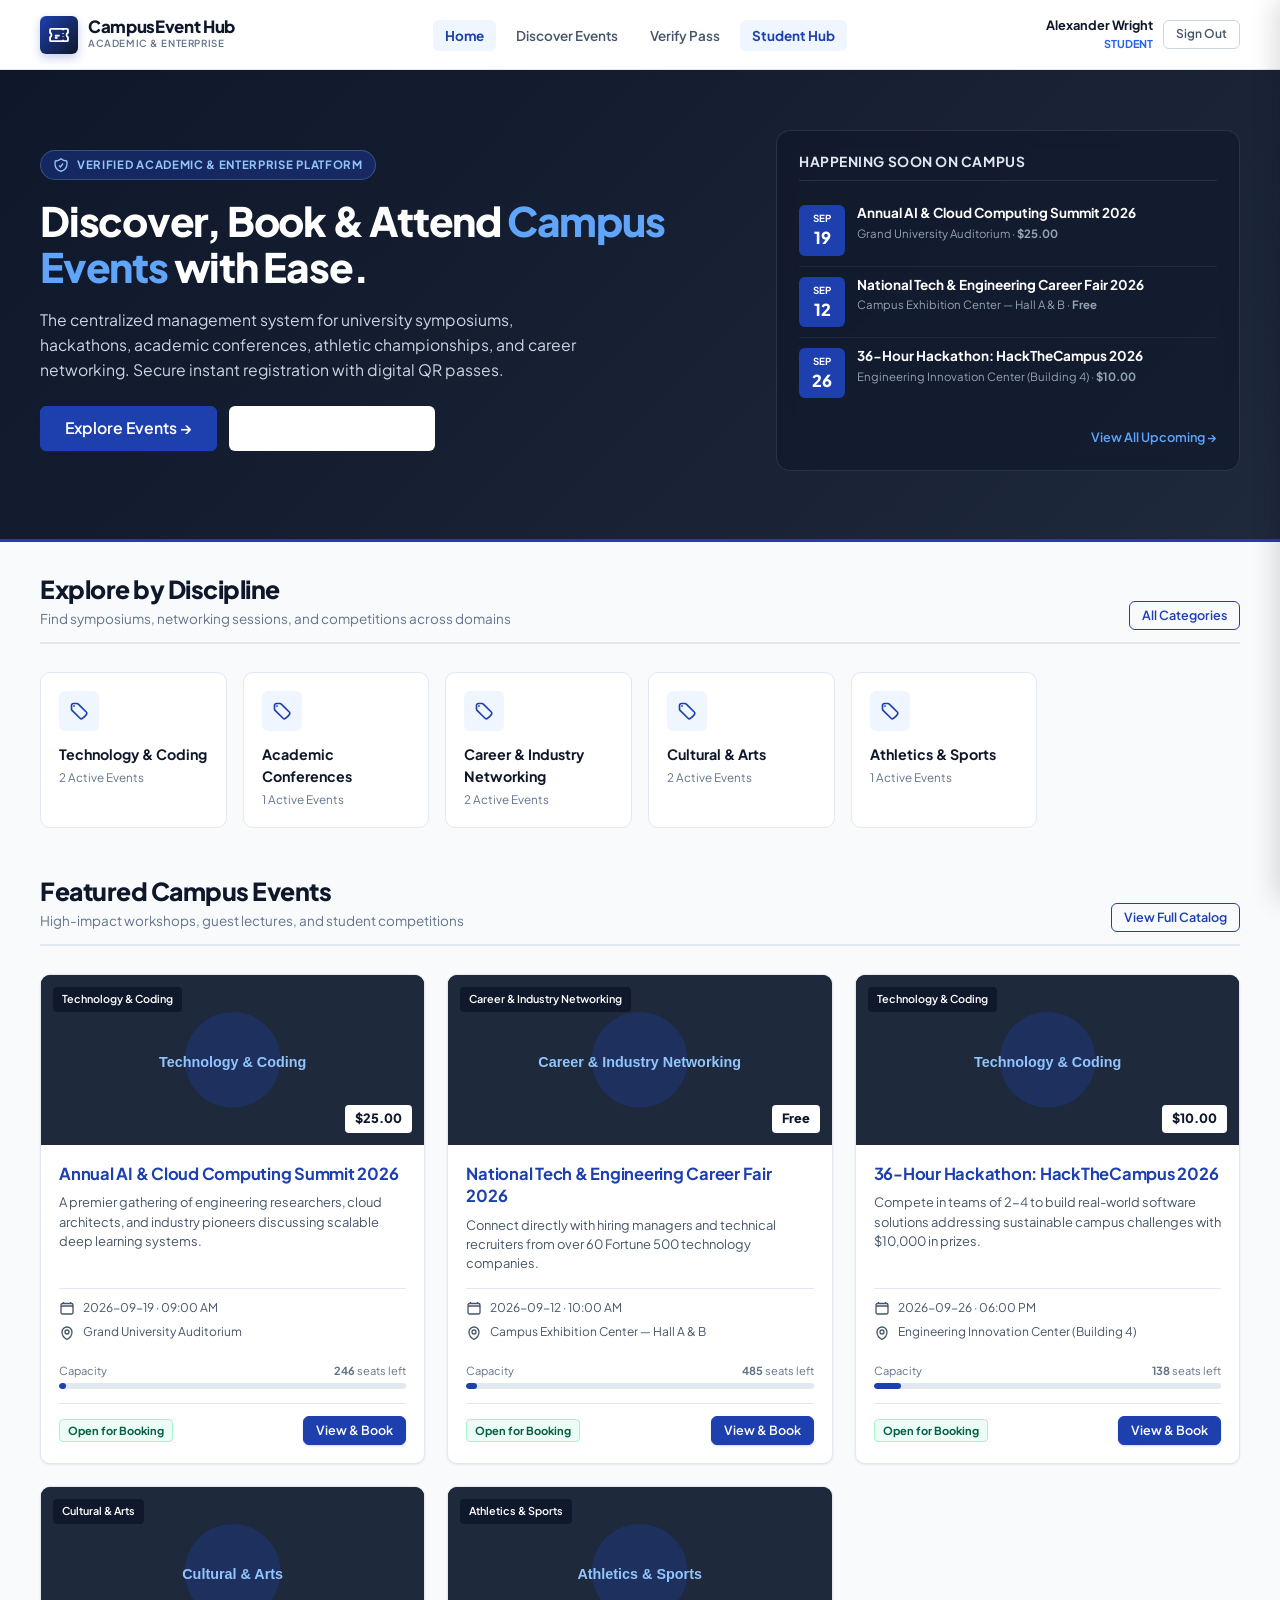
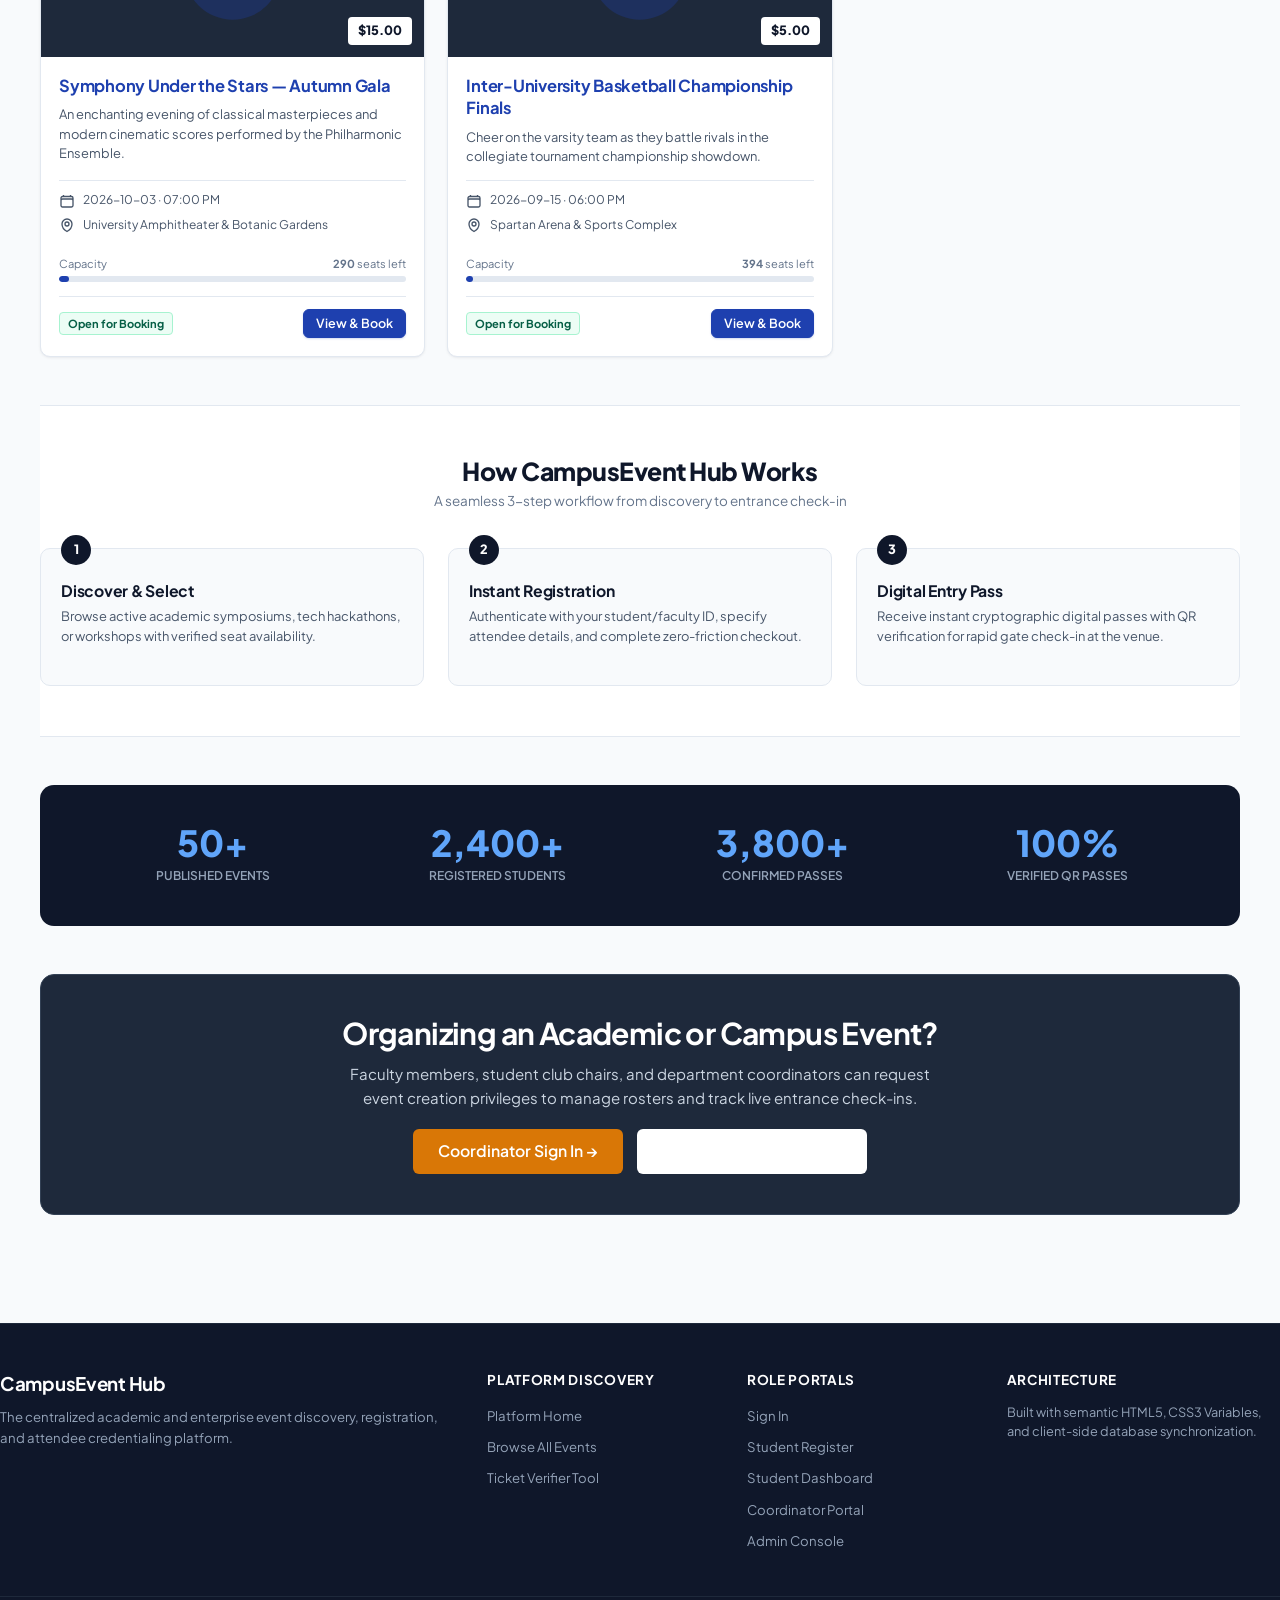
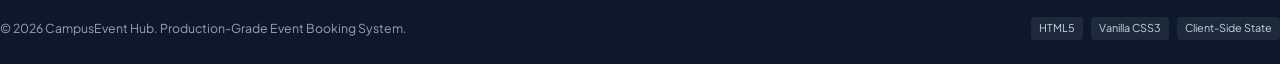
<file: html-version/index.html>
<!DOCTYPE html>
<html lang="en">
<head>
    <meta charset="UTF-8">
    <meta name="viewport" content="width=device-width, initial-scale=1.0">
    <title>CampusEvent Hub — University & Enterprise Event Platform</title>
    <link rel="stylesheet" href="assets/css/main.css">
    <link rel="stylesheet" href="assets/css/landing.css">
</head>
<body>

<!-- Header -->
<header class="site-header">
    <div class="header-inner">
        <a href="index.html" class="brand-link">
            <div class="brand-logo-mark">
                <svg width="22" height="22" viewBox="0 0 24 24" fill="none" stroke="currentColor" stroke-width="2"><path d="M16.5 6v.75m0 3v.75m0 3v.75m0 3V18m-9-5.25h5.25M7.5 15h3M3.375 5.25c-.621 0-1.125.504-1.125 1.125v3.026a2.999 2.999 0 010 5.198v3.026c0 .621.504 1.125 1.125 1.125h17.25c.621 0 1.125-.504 1.125-1.125v-3.026a2.999 2.999 0 010-5.198V6.375c0-.621-.504-1.125-1.125-1.125H3.375z"/></svg>
            </div>
            <div class="brand-text">
                <span class="brand-name">CampusEvent Hub</span>
                <span class="brand-badge">Academic & Enterprise</span>
            </div>
        </a>

        <nav class="main-nav">
            <ul class="nav-list">
                <li><a href="index.html" class="nav-link active">Home</a></li>
                <li><a href="events.html" class="nav-link">Discover Events</a></li>
                <li><a href="verify-ticket.html" class="nav-link">Verify Ticket</a></li>
                <li><a href="student-dashboard.html" class="nav-link nav-link-portal">Student Portal</a></li>
                <li><a href="coordinator-dashboard.html" class="nav-link nav-link-portal">Coordinator</a></li>
                <li><a href="admin-dashboard.html" class="nav-link nav-link-portal">Admin Console</a></li>
            </ul>
        </nav>

        <div class="header-actions">
            <a href="login.html" class="btn btn-outline-primary btn-sm">Sign In</a>
            <a href="register.html" class="btn btn-primary btn-sm">Student Register</a>
        </div>
    </div>
</header>

<!-- Hero Section -->
<section class="hero-section">
    <div class="container">
        <div class="hero-inner">
            <div class="hero-content">
                <div class="hero-kicker">
                    <svg width="16" height="16" viewBox="0 0 24 24" fill="none" stroke="currentColor" stroke-width="2"><path d="M9 12.75L11.25 15 15 9.75m-3-7.036A11.959 11.959 0 013.598 6 11.99 11.99 0 003 9.749c0 5.592 3.824 10.29 9 11.623 5.176-1.332 9-6.03 9-11.622 0-1.31-.21-2.571-.598-3.751h-.152c-3.196 0-6.1-1.248-8.25-3.285z"/></svg>
                    Verified Academic & Enterprise Platform
                </div>
                <h1 class="hero-title">
                    Discover, Book & Attend <span class="hero-highlight">Campus Events</span> with Ease.
                </h1>
                <p class="hero-description">
                    The centralized management system for university symposiums, hackathons, academic conferences, athletic championships, and career networking. Secure instant registration with digital QR passes.
                </p>
                <div class="hero-actions">
                    <a href="events.html" class="btn btn-primary btn-lg">
                        Explore Events &rarr;
                    </a>
                    <a href="register.html" class="btn btn-outline-secondary btn-lg" style="color:#fff; border-color:rgba(255,255,255,0.3);">
                        Student Registration
                    </a>
                </div>
            </div>

            <!-- Hero Upcoming Preview Panel -->
            <div class="hero-stats-panel">
                <h3 class="hero-panel-title">Happening Soon On Campus</h3>
                <div id="heroUpcomingEvents">
                    <!-- Populated dynamically via mock-db.js -->
                </div>
                <div style="margin-top:16px; text-align:right;">
                    <a href="events.html" style="color:#60a5fa; font-size:0.85rem; font-weight:600;">
                        View All Upcoming &rarr;
                    </a>
                </div>
            </div>
        </div>
    </div>
</section>

<!-- Main Landing Content -->
<main class="main-content">
    <div class="container">

        <!-- Category Grid Section -->
        <div class="section-header-wrap">
            <div>
                <h2 class="section-title">Explore by Discipline</h2>
                <p class="section-subtitle">Find symposiums, networking sessions, and competitions across domains</p>
            </div>
            <a href="events.html" class="btn btn-outline-primary btn-sm">All Categories</a>
        </div>

        <div class="category-grid" id="landingCategories">
            <!-- Dynamically populated -->
        </div>

        <!-- Featured Events Grid -->
        <div class="section-header-wrap" style="margin-top:40px;">
            <div>
                <h2 class="section-title">Featured Campus Events</h2>
                <p class="section-subtitle">High-impact workshops, guest lectures, and student competitions</p>
            </div>
            <a href="events.html" class="btn btn-outline-primary btn-sm">View Full Catalog</a>
        </div>

        <div class="events-grid" id="landingFeaturedEvents">
            <!-- Dynamically populated -->
        </div>

        <!-- How It Works Timeline -->
        <div class="workflow-section">
            <div style="text-align:center; max-width:600px; margin:0 auto 36px auto;">
                <h2 class="section-title">How CampusEvent Hub Works</h2>
                <p class="section-subtitle">A seamless 3-step workflow from discovery to entrance check-in</p>
            </div>

            <div class="workflow-grid">
                <div class="workflow-card">
                    <div class="workflow-step-num">1</div>
                    <h3 class="workflow-card-title">Discover & Select</h3>
                    <p class="workflow-card-text">
                        Browse active academic symposiums, tech hackathons, or workshops with verified seat availability.
                    </p>
                </div>

                <div class="workflow-card">
                    <div class="workflow-step-num">2</div>
                    <h3 class="workflow-card-title">Instant Registration</h3>
                    <p class="workflow-card-text">
                        Authenticate with your student/faculty ID, specify attendee details, and complete zero-friction checkout.
                    </p>
                </div>

                <div class="workflow-card">
                    <div class="workflow-step-num">3</div>
                    <h3 class="workflow-card-title">Digital Entry Pass</h3>
                    <p class="workflow-card-text">
                        Receive instant cryptographic digital passes with QR verification for rapid gate check-in at the venue.
                    </p>
                </div>
            </div>
        </div>

        <!-- Statistics Strip -->
        <div class="stats-strip">
            <div class="container">
                <div class="stats-grid">
                    <div>
                        <div class="stat-metric-num">50+</div>
                        <div class="stat-metric-label">Published Events</div>
                    </div>
                    <div>
                        <div class="stat-metric-num">2,400+</div>
                        <div class="stat-metric-label">Registered Students</div>
                    </div>
                    <div>
                        <div class="stat-metric-num">3,800+</div>
                        <div class="stat-metric-label">Confirmed Passes</div>
                    </div>
                    <div>
                        <div class="stat-metric-num">100%</div>
                        <div class="stat-metric-label">Verified QR Passes</div>
                    </div>
                </div>
            </div>
        </div>

        <!-- CTA Banner -->
        <div class="cta-banner">
            <h2>Organizing an Academic or Campus Event?</h2>
            <p>
                Faculty members, student club chairs, and department coordinators can request event creation privileges to manage rosters and track live entrance check-ins.
            </p>
            <div style="display:flex; justify-content:center; gap:14px; flex-wrap:wrap;">
                <a href="login.html" class="btn btn-accent btn-lg">
                    Coordinator Sign In &rarr;
                </a>
                <a href="events.html" class="btn btn-outline-secondary btn-lg" style="color:#ffffff; border-color:rgba(255,255,255,0.3);">
                    Browse Event Directory
                </a>
            </div>
        </div>

    </div>
</main>

<!-- Footer -->
<footer class="site-footer">
    <div class="footer-container">
        <div class="footer-grid">
            <div class="footer-col">
                <h3 style="color:#fff; margin-bottom:12px;">CampusEvent Hub</h3>
                <p style="font-size:0.88rem; color:#94a3b8;">
                    The centralized academic and enterprise event discovery, registration, and attendee credentialing platform.
                </p>
            </div>
            <div class="footer-col">
                <h4 class="footer-heading">Platform Discovery</h4>
                <ul class="footer-links">
                    <li><a href="index.html">Platform Home</a></li>
                    <li><a href="events.html">Browse All Events</a></li>
                    <li><a href="verify-ticket.html">Ticket Verifier Tool</a></li>
                </ul>
            </div>
            <div class="footer-col">
                <h4 class="footer-heading">Role Portals</h4>
                <ul class="footer-links">
                    <li><a href="login.html">Sign In</a></li>
                    <li><a href="register.html">Student Register</a></li>
                    <li><a href="student-dashboard.html">Student Dashboard</a></li>
                    <li><a href="coordinator-dashboard.html">Coordinator Portal</a></li>
                    <li><a href="admin-dashboard.html">Admin Console</a></li>
                </ul>
            </div>
            <div class="footer-col">
                <h4 class="footer-heading">Architecture</h4>
                <p style="font-size:0.85rem; color:#94a3b8;">
                    Built with semantic HTML5, CSS3 Variables, and client-side database synchronization.
                </p>
            </div>
        </div>
        <div class="footer-bottom">
            <div>&copy; 2026 CampusEvent Hub. Production-Grade Event Booking System.</div>
            <div>
                <span class="tech-badge">HTML5</span>
                <span class="tech-badge">Vanilla CSS3</span>
                <span class="tech-badge">Client-Side State</span>
            </div>
        </div>
    </div>
</footer>

<script src="assets/js/mock-db.js"></script>
<script>
document.addEventListener('DOMContentLoaded', () => {
    MockDB.renderHeaderNav('home');
    const events = MockDB.getEvents();
    const categories = MockDB.getCategories();

    // 1. Populate Hero Upcoming
    const heroBox = document.getElementById('heroUpcomingEvents');
    if (heroBox) {
        heroBox.innerHTML = events.slice(0, 3).map(ev => {
            const date = new Date(ev.event_date);
            const month = date.toLocaleString('en-US', { month: 'short' });
            const day = date.getDate();
            const price = ev.ticket_price === 0 ? 'Free' : '$' + ev.ticket_price.toFixed(2);
            return `
                <div class="hero-quick-event-item">
                    <div class="hero-event-date-badge">
                        <span class="hero-event-date-month">${month}</span>
                        <span class="hero-event-date-day">${day}</span>
                    </div>
                    <div class="hero-quick-event-details">
                        <h5><a href="event-details.html?id=${ev.id}">${ev.title}</a></h5>
                        <div class="hero-quick-event-meta">
                            ${ev.venue} · <strong>${price}</strong>
                        </div>
                    </div>
                </div>
            `;
        }).join('');
    }

    // 2. Populate Categories
    const catBox = document.getElementById('landingCategories');
    if (catBox) {
        catBox.innerHTML = categories.map(cat => `
            <a href="events.html?category=${cat.id}" class="category-card">
                <div class="category-icon-box">
                    <svg width="20" height="20" viewBox="0 0 24 24" fill="none" stroke="currentColor" stroke-width="2"><path d="M9.568 3H5.25A2.25 2.25 0 003 5.25v4.318c0 .597.237 1.17.659 1.591l9.581 9.581c.699.699 1.78.872 2.607.33a18.095 18.095 0 005.223-5.223c.542-.827.369-1.908-.33-2.607L11.16 3.66A2.25 2.25 0 009.568 3z"/><path d="M6 6h.008v.008H6V6z"/></svg>
                </div>
                <div class="category-name">${cat.name}</div>
                <div class="category-count">${cat.event_count} Active Events</div>
            </a>
        `).join('');
    }

    // 3. Populate Featured Events
    const featBox = document.getElementById('landingFeaturedEvents');
    if (featBox) {
        const activeEvents = events.filter(e => e.status !== 'draft');
        if (activeEvents.length === 0) {
            featBox.innerHTML = `
                <div class="empty-state" style="grid-column: 1 / -1;">
                    <h3 class="empty-state-title">No events published yet</h3>
                    <p class="empty-state-text">Check back soon for new campus conferences, hackathons, and seminars.</p>
                </div>
            `;
        } else {
            featBox.innerHTML = activeEvents.map(ev => {
                const booked = ev.max_capacity - ev.available_seats;
                const pct = Math.min(100, Math.round((booked / ev.max_capacity) * 100));
                const fillClass = pct >= 90 ? 'fill-danger' : (pct >= 70 ? 'fill-warning' : '');
                const price = ev.ticket_price === 0 ? 'Free' : '$' + ev.ticket_price.toFixed(2);
                return `
                    <div class="event-card">
                        <div class="event-card-banner">
                            <svg width="100%" height="100%" viewBox="0 0 400 200" preserveAspectRatio="none">
                                <rect width="400" height="200" fill="#1e293b" />
                                <circle cx="200" cy="100" r="50" fill="rgba(30, 64, 175, 0.3)" />
                                <text x="50%" y="54%" text-anchor="middle" fill="#93c5fd" font-size="15" font-weight="700" font-family="sans-serif">${ev.category_name}</text>
                            </svg>
                            <span class="event-category-badge">${ev.category_name}</span>
                            <span class="event-price-tag">${price}</span>
                        </div>
                        <div class="event-card-body">
                            <h3 class="event-card-title">
                                <a href="event-details.html?id=${ev.id}">${ev.title}</a>
                            </h3>
                            <p class="event-card-desc">${ev.short_description}</p>
                            <ul class="event-meta-list">
                                <li class="event-meta-item">
                                    <svg width="16" height="16" viewBox="0 0 24 24" fill="none" stroke="currentColor" stroke-width="2"><path d="M6.75 3v2.25M17.25 3v2.25M3 18.75V7.5a2.25 2.25 0 012.25-2.25h13.5A2.25 2.25 0 0121 7.5v11.25m-18 0A2.25 2.25 0 005.25 21h13.5A2.25 2.25 0 0021 18.75m-18 0v-7.5A2.25 2.25 0 015.25 9h13.5A2.25 2.25 0 0121 11.25v7.5"/></svg>
                                    <span>${ev.event_date} · ${ev.start_time}</span>
                                </li>
                                <li class="event-meta-item">
                                    <svg width="16" height="16" viewBox="0 0 24 24" fill="none" stroke="currentColor" stroke-width="2"><path d="M15 10.5a3 3 0 11-6 0 3 3 0 016 0z"/><path d="M19.5 10.5c0 7.142-7.5 11.25-7.5 11.25S4.5 17.642 4.5 10.5a7.5 7.5 0 1115 0z"/></svg>
                                    <span>${ev.venue}</span>
                                </li>
                            </ul>
                            <div class="event-capacity-bar-wrap">
                                <div class="capacity-labels">
                                    <span>Capacity</span>
                                    <span><strong>${ev.available_seats}</strong> seats left</span>
                                </div>
                                <div class="capacity-progress">
                                    <div class="capacity-fill ${fillClass}" style="width:${pct}%;"></div>
                                </div>
                            </div>
                            <div class="event-card-footer">
                                <span class="badge ${ev.status === 'open' ? 'badge-success' : 'badge-danger'}">
                                    ${ev.status === 'open' ? 'Open for Booking' : 'Closed'}
                                </span>
                                <a href="event-details.html?id=${ev.id}" class="btn btn-primary btn-sm">View & Book</a>
                            </div>
                        </div>
                    </div>
                `;
            }).join('');
        }
    }
});
</script>
</body>
</html>
</file>
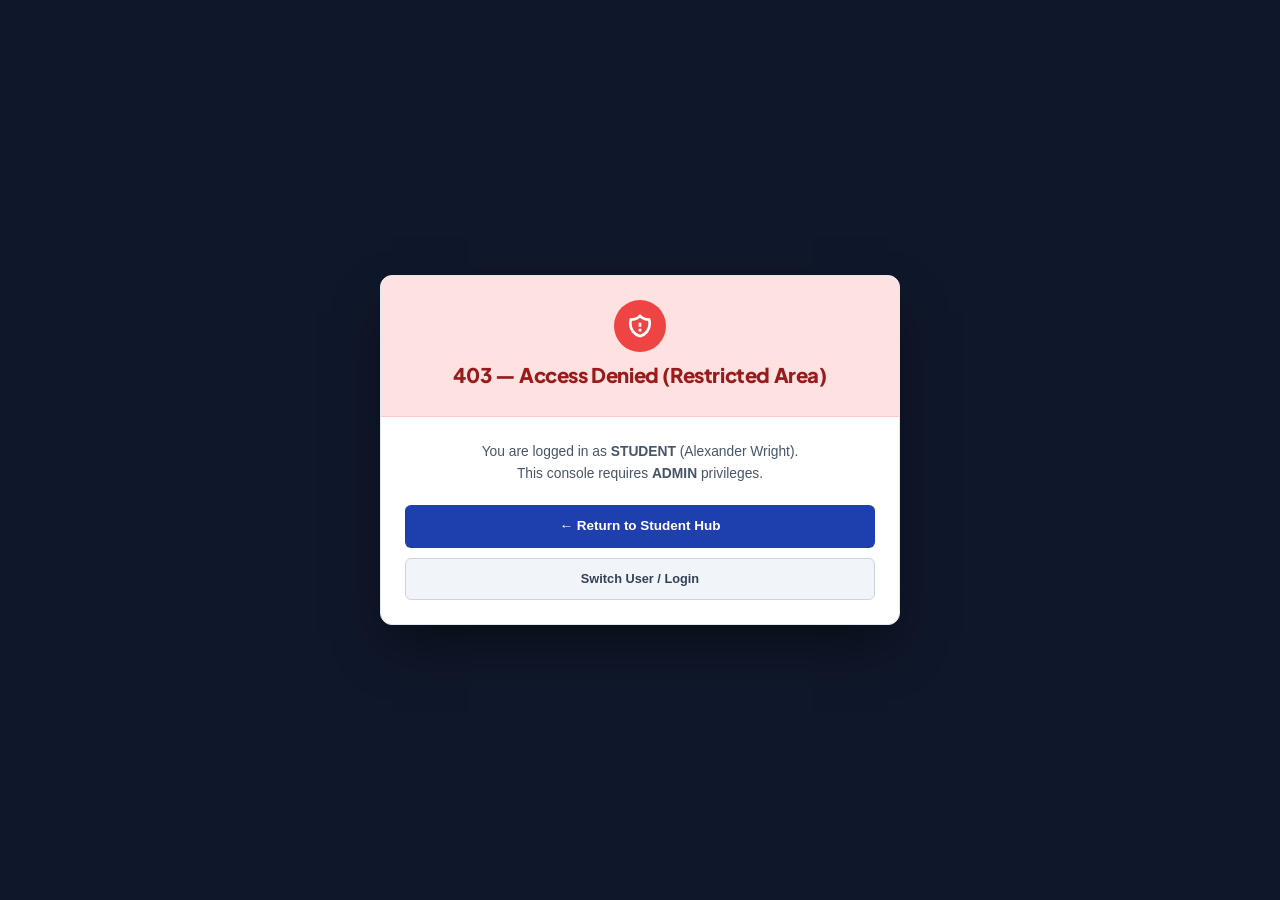
<file: html-version/admin-dashboard.html>
<!DOCTYPE html>
<html lang="en">
<head>
    <meta charset="UTF-8">
    <meta name="viewport" content="width=device-width, initial-scale=1.0">
    <title>Administrator Console — CampusEvent Hub</title>
    <link rel="stylesheet" href="assets/css/main.css">
    <link rel="stylesheet" href="assets/css/dashboard.css">
    <style>
        .admin-nav-tabs {
            display: flex;
            gap: 8px;
            background: #f1f5f9;
            padding: 6px;
            border-radius: var(--radius-md);
            margin-bottom: 24px;
            overflow-x: auto;
            border: 1px solid var(--border-subtle);
        }
        .admin-tab-btn {
            background: none;
            border: none;
            padding: 10px 18px;
            font-size: 0.88rem;
            font-weight: 600;
            color: #64748b;
            border-radius: var(--radius-sm);
            cursor: pointer;
            transition: all 0.15s ease;
            display: flex;
            align-items: center;
            gap: 8px;
            white-space: nowrap;
        }
        .admin-tab-btn:hover {
            color: var(--primary-900);
            background: rgba(255, 255, 255, 0.6);
        }
        .admin-tab-btn.active {
            background: #ffffff;
            color: var(--primary-900);
            box-shadow: 0 1px 3px rgba(0,0,0,0.08);
            font-weight: 700;
        }
        .tab-content-panel {
            display: none;
            animation: fadeIn 0.2s ease-in-out;
        }
        .tab-content-panel.active {
            display: block;
        }
        @keyframes fadeIn {
            from { opacity: 0; transform: translateY(4px); }
            to { opacity: 1; transform: translateY(0); }
        }
        .modal-backdrop {
            display: none;
            position: fixed;
            top: 0; left: 0; right: 0; bottom: 0;
            background: rgba(15, 23, 42, 0.65);
            backdrop-filter: blur(4px);
            z-index: 1000;
            align-items: center;
            justify-content: center;
            padding: 20px;
        }
        .modal-backdrop.open {
            display: flex;
        }
        .modal-box {
            background: #ffffff;
            border-radius: 12px;
            width: 100%;
            max-width: 620px;
            max-height: 90vh;
            overflow-y: auto;
            box-shadow: 0 25px 50px -12px rgba(0,0,0,0.3);
            border: 1px solid #e2e8f0;
            animation: modalSlide 0.2s cubic-bezier(0.16, 1, 0.3, 1);
        }
        @keyframes modalSlide {
            from { opacity: 0; transform: scale(0.96) translateY(8px); }
            to { opacity: 1; transform: scale(1) translateY(0); }
        }
        .badge-suspended {
            background: #fee2e2;
            color: #991b1b;
            border: 1px solid #fecaca;
        }
        .badge-active {
            background: #dcfce7;
            color: #166534;
            border: 1px solid #bbf7d0;
        }
        .quick-action-pill {
            display: inline-flex;
            align-items: center;
            gap: 6px;
            padding: 8px 14px;
            background: #ffffff;
            border: 1px solid #cbd5e1;
            border-radius: 6px;
            color: #334155;
            font-size: 0.85rem;
            font-weight: 600;
            text-decoration: none;
            transition: all 0.15s ease;
            cursor: pointer;
        }
        .quick-action-pill:hover {
            border-color: var(--primary);
            color: var(--primary);
            background: #eff6ff;
            transform: translateY(-1px);
        }
        .table-filter-bar {
            background: #ffffff;
            border: 1px solid #e2e8f0;
            border-radius: 8px;
            padding: 12px 16px;
            margin-bottom: 16px;
            display: flex;
            align-items: center;
            justify-content: space-between;
            gap: 12px;
            flex-wrap: wrap;
        }
        .table-filter-inputs {
            display: flex;
            align-items: center;
            gap: 10px;
            flex: 1;
            flex-wrap: wrap;
        }
        .user-edit-btn {
            background: none;
            border: none;
            color: var(--primary);
            font-size: 0.75rem;
            font-weight: 700;
            cursor: pointer;
            text-decoration: underline;
            padding: 0;
            margin-top: 4px;
            display: inline-flex;
            align-items: center;
            gap: 4px;
        }
        .user-edit-btn:hover {
            color: var(--primary-hover);
        }
    </style>
</head>
<body>

<header class="site-header">
    <div class="header-inner">
        <a href="index.html" class="brand-link">
            <div class="brand-logo-mark">
                <svg width="22" height="22" viewBox="0 0 24 24" fill="none" stroke="currentColor" stroke-width="2"><path d="M16.5 6v.75m0 3v.75m0 3v.75m0 3V18m-9-5.25h5.25M7.5 15h3M3.375 5.25c-.621 0-1.125.504-1.125 1.125v3.026a2.999 2.999 0 010 5.198v3.026c0 .621.504 1.125 1.125 1.125h17.25c.621 0 1.125-.504 1.125-1.125v-3.026a2.999 2.999 0 010-5.198V6.375c0-.621-.504-1.125-1.125-1.125H3.375z"/></svg>
            </div>
            <div class="brand-text">
                <span class="brand-name">CampusEvent Hub</span>
                <span class="brand-badge">Academic & Enterprise</span>
            </div>
        </a>
        <nav class="main-nav">
            <ul class="nav-list">
                <!-- Populated dynamically -->
            </ul>
        </nav>
        <div class="header-actions">
            <!-- Populated dynamically -->
        </div>
    </div>
</header>

<div class="dashboard-layout">
    <aside class="dashboard-sidebar">
        <div class="sidebar-brand-badge">
            <div style="display:flex; justify-content:space-between; align-items:center; margin-bottom:8px;">
                <div class="sidebar-role-tag role-tag-admin" style="margin-bottom:0;">ADMIN CONSOLE</div>
                <button onclick="openProfileModal()" class="user-edit-btn" title="Edit Admin Profile">
                    ✏️ Edit
                </button>
            </div>
            <div class="sidebar-user-summary">
                <span class="user-greeting">Logged in as</span>
                <span class="user-name-full" id="adminUserName">Dr. Arthur Pendelton</span>
                <span class="user-dept-sub" id="adminUserRoleSub">System Administrator</span>
            </div>
        </div>
        <nav class="sidebar-nav">
            <div class="nav-section-label">Management Views</div>
            <ul class="sidebar-menu">
                <li><a href="javascript:void(0)" onclick="switchTab('overview')" id="sbTabOverview" class="sidebar-link active"><span class="sb-text">📊 Overview & Analytics</span></a></li>
                <li><a href="javascript:void(0)" onclick="switchTab('events')" id="sbTabEvents" class="sidebar-link"><span class="sb-text">🗓️ Manage Events</span></a></li>
                <li><a href="javascript:void(0)" onclick="switchTab('coordinators')" id="sbTabCoords" class="sidebar-link"><span class="sb-text">👥 Faculty Coordinators</span></a></li>
                <li><a href="javascript:void(0)" onclick="switchTab('categories')" id="sbTabCategories" class="sidebar-link"><span class="sb-text">📁 Academic Categories</span></a></li>
                <li><a href="javascript:void(0)" onclick="switchTab('students')" id="sbTabStudents" class="sidebar-link"><span class="sb-text">🎓 Students Registry</span></a></li>
                <li><a href="javascript:void(0)" onclick="switchTab('bookings')" id="sbTabBookings" class="sidebar-link"><span class="sb-text">💳 Bookings & Payments</span></a></li>
                <li><a href="javascript:void(0)" onclick="switchTab('settings')" id="sbTabSettings" class="sidebar-link"><span class="sb-text">⚙️ Admin Profile & ID</span></a></li>
            </ul>
            <div class="nav-section-label" style="margin-top:16px;">Quick Actions</div>
            <ul class="sidebar-menu">
                <li><a href="javascript:void(0)" onclick="openCreateEventModal()" class="sidebar-link" style="color:var(--primary); font-weight:700;"><span class="sb-text">+ Create New Event</span></a></li>
                <li><a href="javascript:void(0)" onclick="openAddCategoryModal()" class="sidebar-link"><span class="sb-text">+ Add Category</span></a></li>
                <li><a href="javascript:void(0)" onclick="openProfileModal()" class="sidebar-link"><span class="sb-text">👤 Change Name / ID</span></a></li>
                <li><a href="verify-ticket.html" class="sidebar-link"><span class="sb-text">📲 Gate Pass Scanner</span></a></li>
                <li><a href="events.html" class="sidebar-link"><span class="sb-text">🔍 Public Catalog</span></a></li>
            </ul>
            <div class="nav-section-label" style="margin-top:16px;">Session</div>
            <ul class="sidebar-menu">
                <li><a href="javascript:void(0)" onclick="MockDB.resetDatabase()" class="sidebar-link" style="color:#64748b;"><span class="sb-text">🔄 Reset Demo Data</span></a></li>
                <li><a href="javascript:void(0)" onclick="MockDB.logout()" class="sidebar-link" style="color:#ef4444;"><span class="sb-text">🚪 Sign Out</span></a></li>
            </ul>
        </nav>
    </aside>

    <main class="dashboard-workspace">
        <div class="dashboard-page-header">
            <div class="dashboard-header-title">
                <h1>Platform Administration Dashboard</h1>
                <p>Welcome, <strong id="adminHeaderWelcome">Dr. Arthur Pendelton</strong>. Full live control to add, edit, and delete events, coordinators, and categories.</p>
            </div>
            <div class="dashboard-header-actions">
                <button onclick="openProfileModal()" class="btn btn-outline-secondary" style="padding:10px 16px; font-weight:600;">
                    👤 My Profile
                </button>
                <button onclick="openCreateEventModal()" class="btn btn-primary" style="box-shadow:var(--shadow-sm); padding:10px 18px; font-weight:700;">
                    <svg width="18" height="18" viewBox="0 0 24 24" fill="none" stroke="currentColor" stroke-width="2.5" style="margin-right:6px;"><path d="M12 4.5v15m7.5-7.5h-15"/></svg>
                    Create New Event
                </button>
            </div>
        </div>

        <!-- Navigation Tabs -->
        <div class="admin-nav-tabs">
            <button class="admin-tab-btn active" id="tabBtnOverview" onclick="switchTab('overview')">
                📊 Overview & KPIs
            </button>
            <button class="admin-tab-btn" id="tabBtnEvents" onclick="switchTab('events')">
                🗓️ Events Directory (<span id="tabCountEvents">0</span>)
            </button>
            <button class="admin-tab-btn" id="tabBtnCoordinators" onclick="switchTab('coordinators')">
                👥 Faculty Coordinators (<span id="tabCountCoords">0</span>)
            </button>
            <button class="admin-tab-btn" id="tabBtnCategories" onclick="switchTab('categories')">
                📁 Categories (<span id="tabCountCategories">0</span>)
            </button>
            <button class="admin-tab-btn" id="tabBtnStudents" onclick="switchTab('students')">
                🎓 Students Registry (<span id="tabCountStudents">0</span>)
            </button>
            <button class="admin-tab-btn" id="tabBtnBookings" onclick="switchTab('bookings')">
                💳 Bookings Audit (<span id="tabCountBookings">0</span>)
            </button>
            <button class="admin-tab-btn" id="tabBtnSettings" onclick="switchTab('settings')">
                ⚙️ Admin Profile & Settings
            </button>
        </div>

        <!-- ==================== TAB 1: OVERVIEW ==================== -->
        <div class="tab-content-panel active" id="panel-overview">
            
            <!-- Quick Actions Ribbon -->
            <div style="background:#ffffff; border:1px solid #e2e8f0; border-radius:8px; padding:14px 18px; margin-bottom:24px; display:flex; align-items:center; justify-content:space-between; flex-wrap:wrap; gap:12px;">
                <div style="font-size:0.88rem; font-weight:700; color:#334155;">
                    ⚡ Fast Administration Actions:
                </div>
                <div style="display:flex; gap:10px; flex-wrap:wrap;">
                    <button onclick="openCreateEventModal()" class="quick-action-pill" style="background:#eff6ff; color:#1e40af; border-color:#bfdbfe;">
                        ➕ Create Event
                    </button>
                    <button onclick="openAddCoordModal()" class="quick-action-pill">
                        👤 Grant Coordinator
                    </button>
                    <button onclick="openAddCategoryModal()" class="quick-action-pill">
                        📁 Add Category
                    </button>
                    <button onclick="openProfileModal()" class="quick-action-pill">
                        ⚙️ Change Admin Name
                    </button>
                    <a href="verify-ticket.html" class="quick-action-pill">
                        📲 Pass Scanner
                    </a>
                    <a href="events.html" target="_blank" class="quick-action-pill">
                        🌐 View Live Catalog
                    </a>
                </div>
            </div>

            <!-- KPI Metric Cards -->
            <div class="metrics-grid">
                <div class="metric-card">
                    <div class="metric-info">
                        <span class="metric-label">Total Revenue</span>
                        <span class="metric-value num-tabular" id="metricTotalRev">$0.00</span>
                        <span class="metric-sub">Settled pass transactions</span>
                    </div>
                    <div class="metric-icon-box metric-icon-green">
                        <svg width="22" height="22" viewBox="0 0 24 24" fill="none" stroke="currentColor" stroke-width="2"><path d="M12 6v12m-3-2.818l.879.659c1.171.879 3.07.879 4.242 0 1.172-.879 1.172-2.303 0-3.182C13.536 12.219 12.768 12 12 12c-.725 0-1.45-.22-2.003-.659-1.106-.879-1.106-2.303 0-3.182s2.9-.879 4.006 0l.415.33M21 12a9 9 0 11-18 0 9 9 0 0118 0z"/></svg>
                    </div>
                </div>

                <div class="metric-card">
                    <div class="metric-info">
                        <span class="metric-label">Published Events</span>
                        <span class="metric-value num-tabular" id="metricTotalEvents">0</span>
                        <span class="metric-sub">Active symposiums</span>
                    </div>
                    <div class="metric-icon-box metric-icon-blue">
                        <svg width="22" height="22" viewBox="0 0 24 24" fill="none" stroke="currentColor" stroke-width="2"><path d="M6.75 3v2.25M17.25 3v2.25M3 18.75V7.5a2.25 2.25 0 012.25-2.25h13.5A2.25 2.25 0 0121 7.5v11.25m-18 0A2.25 2.25 0 005.25 21h13.5A2.25 2.25 0 0021 18.75m-18 0v-7.5A2.25 2.25 0 015.25 9h13.5A2.25 2.25 0 0121 11.25v7.5"/></svg>
                    </div>
                </div>

                <div class="metric-card">
                    <div class="metric-info">
                        <span class="metric-label">Total Bookings</span>
                        <span class="metric-value num-tabular" id="metricTotalBookings">0</span>
                        <span class="metric-sub">Confirmed orders</span>
                    </div>
                    <div class="metric-icon-box metric-icon-purple">
                        <svg width="22" height="22" viewBox="0 0 24 24" fill="none" stroke="currentColor" stroke-width="2"><path d="M16.5 6v.75m0 3v.75m0 3v.75m0 3V18m-9-5.25h5.25M7.5 15h3M3.375 5.25c-.621 0-1.125.504-1.125 1.125v3.026a2.999 2.999 0 010 5.198v3.026c0 .621.504 1.125 1.125 1.125h17.25c.621 0 1.125-.504 1.125-1.125v-3.026a2.999 2.999 0 010-5.198V6.375c0-.621-.504-1.125-1.125-1.125H3.375z"/></svg>
                    </div>
                </div>

                <div class="metric-card">
                    <div class="metric-info">
                        <span class="metric-label">Faculty Coordinators</span>
                        <span class="metric-value num-tabular" id="metricTotalCoords">0</span>
                        <span class="metric-sub">Assigned event chairs</span>
                    </div>
                    <div class="metric-icon-box metric-icon-amber">
                        <svg width="22" height="22" viewBox="0 0 24 24" fill="none" stroke="currentColor" stroke-width="2"><path d="M15.75 6a3.75 3.75 0 11-7.5 0 3.75 3.75 0 017.5 0zM4.501 20.118a7.5 7.5 0 0114.998 0A17.933 17.933 0 0112 21.75c-2.676 0-5.216-.584-7.499-1.632z"/></svg>
                    </div>
                </div>
            </div>

            <!-- Charts Split -->
            <div class="dashboard-grid-split">
                <div class="card">
                    <div class="card-header">
                        <h3 class="card-title">Registration Activity</h3>
                    </div>
                    <div class="card-body">
                        <div class="chart-container">
                            <canvas id="adminBarChart"></canvas>
                        </div>
                    </div>
                </div>

                <div class="card">
                    <div class="card-header">
                        <h3 class="card-title">Events by Academic Discipline</h3>
                    </div>
                    <div class="card-body" style="display:flex; justify-content:center; align-items:center;">
                        <div class="chart-container" style="display:flex; justify-content:center; align-items:center;">
                            <canvas id="adminDonutChart"></canvas>
                        </div>
                    </div>
                </div>
            </div>

            <!-- Recent Activity Table -->
            <div class="card">
                <div class="card-header" style="display:flex; justify-content:space-between; align-items:center;">
                    <h3 class="card-title">Recent Event Registrations</h3>
                    <button onclick="switchTab('bookings')" class="btn btn-outline-primary btn-sm">View All Bookings &rarr;</button>
                </div>
                <div class="card-body" style="padding:0;">
                    <div class="table-responsive">
                        <table class="table">
                            <thead>
                                <tr>
                                    <th>Booking Ref</th>
                                    <th>Student</th>
                                    <th>Event Title</th>
                                    <th>Tickets</th>
                                    <th>Amount</th>
                                    <th>Status</th>
                                    <th>Booked Date</th>
                                    <th style="text-align:right;">Actions</th>
                                </tr>
                            </thead>
                            <tbody id="overviewBookingsTable">
                                <!-- Populated dynamically -->
                            </tbody>
                        </table>
                    </div>
                </div>
            </div>
        </div>

        <!-- ==================== TAB 2: EVENTS MANAGEMENT ==================== -->
        <div class="tab-content-panel" id="panel-events">
            <div class="table-filter-bar">
                <div class="table-filter-inputs">
                    <input type="text" id="eventSearchInput" class="form-control" placeholder="🔍 Search events by title or venue..." style="max-width:280px;" oninput="filterEventsTable()">
                    <select id="eventCatFilter" class="form-select" style="max-width:200px;" onchange="filterEventsTable()">
                        <option value="">All Categories</option>
                    </select>
                    <select id="eventStatusFilter" class="form-select" style="max-width:160px;" onchange="filterEventsTable()">
                        <option value="">All Statuses</option>
                        <option value="open">Open</option>
                        <option value="closed">Closed</option>
                        <option value="full">Full</option>
                    </select>
                </div>
                <button onclick="openCreateEventModal()" class="btn btn-primary btn-sm">
                    + Create New Event
                </button>
            </div>

            <div class="card">
                <div class="card-body" style="padding:0;">
                    <div class="table-responsive">
                        <table class="table">
                            <thead>
                                <tr>
                                    <th>Event Details</th>
                                    <th>Coordinator</th>
                                    <th>Date & Time</th>
                                    <th>Venue</th>
                                    <th>Capacity Progress</th>
                                    <th>Ticket Price</th>
                                    <th>Status</th>
                                    <th style="text-align:right;">Live Actions</th>
                                </tr>
                            </thead>
                            <tbody id="eventsManagerTable">
                                <!-- Populated dynamically -->
                            </tbody>
                        </table>
                    </div>
                </div>
            </div>
        </div>

        <!-- ==================== TAB 3: COORDINATORS ==================== -->
        <div class="tab-content-panel" id="panel-coordinators">
            <div class="table-filter-bar">
                <div class="table-filter-inputs">
                    <input type="text" id="coordSearchInput" class="form-control" placeholder="🔍 Search coordinators by name or email..." style="max-width:320px;" oninput="filterCoordinatorsTable()">
                </div>
                <button onclick="openAddCoordModal()" class="btn btn-primary btn-sm">
                    + Grant Faculty Coordinator Access
                </button>
            </div>

            <div class="card">
                <div class="card-body" style="padding:0;">
                    <div class="table-responsive">
                        <table class="table">
                            <thead>
                                <tr>
                                    <th>Faculty Name</th>
                                    <th>Department & Title</th>
                                    <th>Institutional Email</th>
                                    <th>Assigned Events</th>
                                    <th>Privilege Status</th>
                                    <th style="text-align:right;">Live Actions</th>
                                </tr>
                            </thead>
                            <tbody id="coordinatorsTableBody">
                                <!-- Populated dynamically -->
                            </tbody>
                        </table>
                    </div>
                </div>
            </div>
        </div>

        <!-- ==================== TAB 4: CATEGORIES ==================== -->
        <div class="tab-content-panel" id="panel-categories">
            <div class="table-filter-bar">
                <div style="font-weight:600; color:#334155;">
                    Academic & Domain Classifications for Events
                </div>
                <button onclick="openAddCategoryModal()" class="btn btn-primary btn-sm">
                    + Add New Category
                </button>
            </div>

            <div class="card">
                <div class="card-body" style="padding:0;">
                    <div class="table-responsive">
                        <table class="table">
                            <thead>
                                <tr>
                                    <th>Category Name</th>
                                    <th>Slug</th>
                                    <th>Description</th>
                                    <th>Active Events</th>
                                    <th style="text-align:right;">Actions</th>
                                </tr>
                            </thead>
                            <tbody id="categoriesTableBody">
                                <!-- Populated dynamically -->
                            </tbody>
                        </table>
                    </div>
                </div>
            </div>
        </div>

        <!-- ==================== TAB 5: STUDENTS REGISTRY ==================== -->
        <div class="tab-content-panel" id="panel-students">
            <div class="table-filter-bar">
                <div class="table-filter-inputs">
                    <input type="text" id="studentSearchInput" class="form-control" placeholder="🔍 Search students by name, ID or email..." style="max-width:340px;" oninput="filterStudentsTable()">
                </div>
                <button onclick="openAddStudentModal()" class="btn btn-primary btn-sm">
                    + Register New Student
                </button>
            </div>

            <div class="card">
                <div class="card-body" style="padding:0;">
                    <div class="table-responsive">
                        <table class="table">
                            <thead>
                                <tr>
                                    <th>Student ID</th>
                                    <th>Full Name</th>
                                    <th>Email</th>
                                    <th>Department</th>
                                    <th>Year</th>
                                    <th>Total Bookings</th>
                                    <th>Status</th>
                                    <th style="text-align:right;">Actions</th>
                                </tr>
                            </thead>
                            <tbody id="studentsTableBody">
                                <!-- Populated dynamically -->
                            </tbody>
                        </table>
                    </div>
                </div>
            </div>
        </div>

        <!-- ==================== TAB 6: BOOKINGS AUDIT ==================== -->
        <div class="tab-content-panel" id="panel-bookings">
            <div class="table-filter-bar">
                <div class="table-filter-inputs">
                    <input type="text" id="bookingSearchInput" class="form-control" placeholder="🔍 Search bookings by reference or student..." style="max-width:340px;" oninput="filterBookingsTable()">
                </div>
                <div style="font-size:0.85rem; color:#64748b;">
                    Total Settled: <strong id="bookingsLedgerTotal">$0.00</strong>
                </div>
            </div>

            <div class="card">
                <div class="card-body" style="padding:0;">
                    <div class="table-responsive">
                        <table class="table">
                            <thead>
                                <tr>
                                    <th>Booking Ref</th>
                                    <th>Student Name</th>
                                    <th>Event Title</th>
                                    <th>Passes</th>
                                    <th>Total Paid</th>
                                    <th>Status</th>
                                    <th>Timestamp</th>
                                    <th style="text-align:right;">Live Actions</th>
                                </tr>
                            </thead>
                            <tbody id="adminBookingsTable">
                                <!-- Populated dynamically -->
                            </tbody>
                        </table>
                    </div>
                </div>
            </div>
        </div>

        <!-- ==================== TAB 7: ADMIN PROFILE & SETTINGS ==================== -->
        <div class="tab-content-panel" id="panel-settings">
            <div class="dashboard-grid-split" style="grid-template-columns: 1.2fr 0.8fr;">
                <div class="card">
                    <div class="card-header">
                        <h3 class="card-title">👤 Administrator Profile & Credentials</h3>
                    </div>
                    <div class="card-body">
                        <form id="adminSettingsForm">
                            <div class="form-group">
                                <label class="form-label form-label-required">Admin Display Name</label>
                                <input type="text" id="settingsAdminName" class="form-control" placeholder="Enter your full name" required>
                                <small style="color:var(--text-muted); font-size:0.75rem;">This name will appear on the dashboard, event approvals, and audit logs.</small>
                            </div>

                            <div class="form-group">
                                <label class="form-label form-label-required">Admin Institutional Email / Username</label>
                                <input type="email" id="settingsAdminEmail" class="form-control" placeholder="admin@campus.edu" required>
                                <small style="color:var(--text-muted); font-size:0.75rem;">Used as your administrative login identifier.</small>
                            </div>

                            <div class="form-row">
                                <div class="form-group">
                                    <label class="form-label">Administrative Title</label>
                                    <input type="text" id="settingsAdminTitle" class="form-control" placeholder="e.g. Chief Systems Administrator & Event Director">
                                </div>
                                <div class="form-group">
                                    <label class="form-label">Direct Contact Phone</label>
                                    <input type="text" id="settingsAdminPhone" class="form-control" placeholder="+1 (555) 019-2831">
                                </div>
                            </div>

                            <div style="border-top:1px solid #e2e8f0; padding-top:16px; margin-top:8px; display:flex; justify-content:flex-end;">
                                <button type="submit" class="btn btn-primary" style="font-weight:700; padding:10px 24px;">
                                    Save Profile Changes &rarr;
                                </button>
                            </div>
                        </form>
                    </div>
                </div>

                <div class="card">
                    <div class="card-header">
                        <h3 class="card-title">🔒 Security & Password</h3>
                    </div>
                    <div class="card-body">
                        <form id="adminPasswordForm">
                            <div class="form-group">
                                <label class="form-label">New Password</label>
                                <input type="password" id="newAdminPassword" class="form-control" placeholder="••••••••">
                            </div>
                            <div class="form-group">
                                <label class="form-label">Confirm New Password</label>
                                <input type="password" id="confirmAdminPassword" class="form-control" placeholder="••••••••">
                            </div>
                            <button type="submit" class="btn btn-outline-primary btn-block" style="padding:10px; font-weight:700;">
                                Update Password
                            </button>
                        </form>

                        <div style="margin-top:24px; padding:16px; background:#f8fafc; border-radius:8px; border:1px solid #e2e8f0; font-size:0.82rem; color:#475569;">
                            <div style="font-weight:700; color:#0f172a; margin-bottom:4px;">🛡️ Role Permissions</div>
                            <div>• Role: <strong>SUPER_ADMIN</strong></div>
                            <div>• Full Event Creation & Delete Rights</div>
                            <div>• Coordinator Access Grant & Revoke Rights</div>
                            <div>• Global Revenue & Booking Oversight</div>
                        </div>
                    </div>
                </div>
            </div>
        </div>

    </main>
</div>

<!-- ==================== MODAL: EDIT ADMIN PROFILE ==================== -->
<div class="modal-backdrop" id="adminProfileModal">
    <div class="modal-box">
        <div style="padding:18px 24px; border-bottom:1px solid #e2e8f0; display:flex; justify-content:space-between; align-items:center; background:#f8fafc;">
            <div style="display:flex; align-items:center; gap:8px;">
                <span style="font-size:1.2rem;">👤</span>
                <h3 style="font-size:1.15rem; font-weight:800; color:var(--text-primary); margin:0;">
                    Update Administrator Profile
                </h3>
            </div>
            <button onclick="closeProfileModal()" style="border:none; background:none; font-size:1.4rem; cursor:pointer; color:#64748b;">&times;</button>
        </div>
        
        <form id="quickProfileModalForm" style="padding:24px;">
            <div class="form-group">
                <label class="form-label form-label-required">Admin Full Name</label>
                <input type="text" id="modalAdminName" class="form-control" placeholder="e.g. Dr. Arthur Pendelton" required>
            </div>

            <div class="form-group">
                <label class="form-label form-label-required">Admin Email / Username</label>
                <input type="email" id="modalAdminEmail" class="form-control" placeholder="admin@campus.edu" required>
            </div>

            <div class="form-group">
                <label class="form-label">Administrative Title</label>
                <input type="text" id="modalAdminTitle" class="form-control" placeholder="e.g. System Administrator">
            </div>

            <div style="display:flex; justify-content:flex-end; gap:10px; border-top:1px solid #e2e8f0; padding-top:16px; margin-top:8px;">
                <button type="button" onclick="closeProfileModal()" class="btn btn-outline-secondary btn-sm">Cancel</button>
                <button type="submit" class="btn btn-primary btn-sm" style="font-weight:700; padding:8px 20px;">Save Profile &rarr;</button>
            </div>
        </form>
    </div>
</div>

<!-- ==================== MODAL: CREATE NEW EVENT ==================== -->
<div class="modal-backdrop" id="createEventModal">
    <div class="modal-box">
        <div style="padding:18px 24px; border-bottom:1px solid #e2e8f0; display:flex; justify-content:space-between; align-items:center; background:#f8fafc;">
            <div style="display:flex; align-items:center; gap:8px;">
                <span style="font-size:1.2rem;">🗓️</span>
                <h3 style="font-size:1.15rem; font-weight:800; color:var(--text-primary); margin:0;">
                    Create New Campus Event
                </h3>
            </div>
            <button onclick="closeCreateEventModal()" style="border:none; background:none; font-size:1.4rem; cursor:pointer; color:#64748b;">&times;</button>
        </div>
        
        <form id="createEventForm" style="padding:24px;">
            <div class="form-group">
                <label class="form-label form-label-required">Event Title</label>
                <input type="text" id="evTitle" class="form-control" placeholder="e.g. National Robotics & Autonomous Systems Expo 2026" required>
            </div>

            <div class="form-row">
                <div class="form-group">
                    <label class="form-label form-label-required">Academic Category</label>
                    <select id="evCategory" class="form-select" required></select>
                </div>
                <div class="form-group">
                    <label class="form-label form-label-required">Assign Faculty Coordinator</label>
                    <select id="evCoordinator" class="form-select" required></select>
                </div>
            </div>

            <div class="form-row">
                <div class="form-group">
                    <label class="form-label form-label-required">Event Date</label>
                    <input type="date" id="evDate" class="form-control" value="2026-10-15" required>
                </div>
                <div class="form-group">
                    <label class="form-label form-label-required">Start Time</label>
                    <input type="text" id="evStartTime" class="form-control" placeholder="e.g. 10:00 AM" value="10:00 AM" required>
                </div>
            </div>

            <div class="form-row">
                <div class="form-group">
                    <label class="form-label form-label-required">Venue / Hall</label>
                    <input type="text" id="evVenue" class="form-control" placeholder="e.g. Innovation Hall C" required>
                </div>
                <div class="form-group">
                    <label class="form-label form-label-required">Venue Address</label>
                    <input type="text" id="evVenueAddress" class="form-control" placeholder="e.g. Technology Quad, North Campus" required>
                </div>
            </div>

            <div class="form-row">
                <div class="form-group">
                    <label class="form-label form-label-required">Ticket Price ($ USD)</label>
                    <input type="number" id="evPrice" class="form-control" min="0" step="0.50" value="0.00" placeholder="0.00 for Free" required>
                    <small style="color:var(--text-muted); font-size:0.75rem;">Set to 0.00 for Free admission.</small>
                </div>
                <div class="form-group">
                    <label class="form-label form-label-required">Total Seating Capacity</label>
                    <input type="number" id="evCapacity" class="form-control" min="1" max="5000" value="200" required>
                </div>
            </div>

            <div class="form-group">
                <label class="form-label form-label-required">Short Summary</label>
                <input type="text" id="evShortDesc" class="form-control" placeholder="e.g. Join researchers for demonstrations of autonomous robotics." required>
            </div>

            <div class="form-group">
                <label class="form-label">Full Agenda & Details</label>
                <textarea id="evDescription" class="form-control" rows="3" placeholder="Keynote speaker details, competition tracks, and schedule..."></textarea>
            </div>

            <div class="form-group" style="margin-bottom:20px;">
                <label style="display:flex; align-items:center; gap:8px; font-weight:600; cursor:pointer;">
                    <input type="checkbox" id="evFeatured" checked> Feature on Homepage Hero Carousel
                </label>
            </div>

            <div style="display:flex; justify-content:flex-end; gap:10px; border-top:1px solid #e2e8f0; padding-top:16px;">
                <button type="button" onclick="closeCreateEventModal()" class="btn btn-outline-secondary btn-sm">Cancel</button>
                <button type="submit" class="btn btn-primary btn-sm" style="font-weight:700; padding:8px 20px;">Publish Event &rarr;</button>
            </div>
        </form>
    </div>
</div>

<!-- ==================== MODAL: EDIT EVENT ==================== -->
<div class="modal-backdrop" id="editEventModal">
    <div class="modal-box">
        <div style="padding:18px 24px; border-bottom:1px solid #e2e8f0; display:flex; justify-content:space-between; align-items:center; background:#f8fafc;">
            <div style="display:flex; align-items:center; gap:8px;">
                <span style="font-size:1.2rem;">✏️</span>
                <h3 style="font-size:1.15rem; font-weight:800; color:var(--text-primary); margin:0;">
                    Edit Event Details
                </h3>
            </div>
            <button onclick="closeEditEventModal()" style="border:none; background:none; font-size:1.4rem; cursor:pointer; color:#64748b;">&times;</button>
        </div>
        
        <form id="editEventForm" style="padding:24px;">
            <input type="hidden" id="editEvId">

            <div class="form-group">
                <label class="form-label form-label-required">Event Title</label>
                <input type="text" id="editEvTitle" class="form-control" required>
            </div>

            <div class="form-row">
                <div class="form-group">
                    <label class="form-label form-label-required">Academic Category</label>
                    <select id="editEvCategory" class="form-select" required></select>
                </div>
                <div class="form-group">
                    <label class="form-label form-label-required">Faculty Coordinator</label>
                    <select id="editEvCoordinator" class="form-select" required></select>
                </div>
            </div>

            <div class="form-row">
                <div class="form-group">
                    <label class="form-label form-label-required">Event Date</label>
                    <input type="date" id="editEvDate" class="form-control" required>
                </div>
                <div class="form-group">
                    <label class="form-label form-label-required">Start Time</label>
                    <input type="text" id="editEvStartTime" class="form-control" required>
                </div>
            </div>

            <div class="form-row">
                <div class="form-group">
                    <label class="form-label form-label-required">Venue / Hall</label>
                    <input type="text" id="editEvVenue" class="form-control" required>
                </div>
                <div class="form-group">
                    <label class="form-label form-label-required">Status</label>
                    <select id="editEvStatus" class="form-select" required>
                        <option value="open">Open (Accepting Bookings)</option>
                        <option value="almost_full">Almost Full</option>
                        <option value="closed">Closed</option>
                    </select>
                </div>
            </div>

            <div class="form-row">
                <div class="form-group">
                    <label class="form-label form-label-required">Ticket Price ($ USD)</label>
                    <input type="number" id="editEvPrice" class="form-control" min="0" step="0.50" required>
                </div>
                <div class="form-group">
                    <label class="form-label form-label-required">Max Capacity</label>
                    <input type="number" id="editEvCapacity" class="form-control" min="1" max="5000" required>
                </div>
            </div>

            <div class="form-group">
                <label class="form-label form-label-required">Short Summary</label>
                <input type="text" id="editEvShortDesc" class="form-control" required>
            </div>

            <div class="form-group">
                <label class="form-label">Full Agenda & Details</label>
                <textarea id="editEvDescription" class="form-control" rows="3"></textarea>
            </div>

            <div class="form-group" style="margin-bottom:20px;">
                <label style="display:flex; align-items:center; gap:8px; font-weight:600; cursor:pointer;">
                    <input type="checkbox" id="editEvFeatured"> Feature on Homepage Hero Carousel
                </label>
            </div>

            <div style="display:flex; justify-content:flex-end; gap:10px; border-top:1px solid #e2e8f0; padding-top:16px;">
                <button type="button" onclick="closeEditEventModal()" class="btn btn-outline-secondary btn-sm">Cancel</button>
                <button type="submit" class="btn btn-primary btn-sm" style="font-weight:700; padding:8px 20px;">Save Changes &rarr;</button>
            </div>
        </form>
    </div>
</div>

<!-- ==================== MODAL: GRANT COORDINATOR ACCESS ==================== -->
<div class="modal-backdrop" id="addCoordModal">
    <div class="modal-box">
        <div style="padding:18px 22px; border-bottom:1px solid #e2e8f0; display:flex; justify-content:space-between; align-items:center; background:#f8fafc;">
            <h3 style="font-size:1.1rem; font-weight:700; color:var(--text-primary); margin:0;">
                Grant Faculty Coordinator Access
            </h3>
            <button onclick="closeAddCoordModal()" style="border:none; background:none; font-size:1.4rem; cursor:pointer; color:#64748b;">&times;</button>
        </div>
        <form id="grantCoordForm" style="padding:22px;">
            <div class="form-group">
                <label class="form-label form-label-required">Faculty Full Name</label>
                <input type="text" id="coordName" class="form-control" placeholder="e.g. Prof. David Miller" required>
            </div>
            <div class="form-group">
                <label class="form-label form-label-required">Institutional Email</label>
                <input type="email" id="coordEmail" class="form-control" placeholder="e.g. d.miller@campus.edu" required>
            </div>
            <div class="form-group">
                <label class="form-label form-label-required">Academic Department</label>
                <input type="text" id="coordDept" class="form-control" placeholder="e.g. Electrical & Computer Engineering" required>
            </div>
            <div class="form-group">
                <label class="form-label form-label-required">Faculty Designation / Title</label>
                <input type="text" id="coordDesig" class="form-control" placeholder="e.g. Associate Professor & Department Chair" required>
            </div>
            <div class="form-group">
                <label class="form-label">Contact Phone</label>
                <input type="tel" id="coordPhone" class="form-control" placeholder="+1 (555) 000-0000">
            </div>
            <div style="display:flex; justify-content:flex-end; gap:10px; margin-top:20px;">
                <button type="button" onclick="closeAddCoordModal()" class="btn btn-outline-secondary btn-sm">Cancel</button>
                <button type="submit" class="btn btn-primary btn-sm">Grant Privileges</button>
            </div>
        </form>
    </div>
</div>

<!-- ==================== MODAL: ADD / EDIT CATEGORY ==================== -->
<div class="modal-backdrop" id="categoryModal">
    <div class="modal-box">
        <div style="padding:18px 22px; border-bottom:1px solid #e2e8f0; display:flex; justify-content:space-between; align-items:center; background:#f8fafc;">
            <h3 style="font-size:1.1rem; font-weight:700; color:var(--text-primary); margin:0;" id="categoryModalTitle">
                Add Academic Category
            </h3>
            <button onclick="closeCategoryModal()" style="border:none; background:none; font-size:1.4rem; cursor:pointer; color:#64748b;">&times;</button>
        </div>
        <form id="categoryForm" style="padding:22px;">
            <input type="hidden" id="catId">
            <div class="form-group">
                <label class="form-label form-label-required">Category Name</label>
                <input type="text" id="catName" class="form-control" placeholder="e.g. Biomedical & Life Sciences" required>
            </div>
            <div class="form-group">
                <label class="form-label">Description</label>
                <textarea id="catDesc" class="form-control" rows="2" placeholder="Brief summary of events in this domain..."></textarea>
            </div>
            <div style="display:flex; justify-content:flex-end; gap:10px; margin-top:20px;">
                <button type="button" onclick="closeCategoryModal()" class="btn btn-outline-secondary btn-sm">Cancel</button>
                <button type="submit" class="btn btn-primary btn-sm" id="catSubmitBtn">Save Category</button>
            </div>
        </form>
    </div>
</div>

<!-- ==================== MODAL: ADD STUDENT ==================== -->
<div class="modal-backdrop" id="addStudentModal">
    <div class="modal-box">
        <div style="padding:18px 22px; border-bottom:1px solid #e2e8f0; display:flex; justify-content:space-between; align-items:center; background:#f8fafc;">
            <h3 style="font-size:1.1rem; font-weight:700; color:var(--text-primary); margin:0;">
                Register Enrolled Student
            </h3>
            <button onclick="closeAddStudentModal()" style="border:none; background:none; font-size:1.4rem; cursor:pointer; color:#64748b;">&times;</button>
        </div>
        <form id="addStudentForm" style="padding:22px;">
            <div class="form-group">
                <label class="form-label form-label-required">Student Full Name</label>
                <input type="text" id="stuName" class="form-control" placeholder="e.g. Maya Lin" required>
            </div>
            <div class="form-group">
                <label class="form-label form-label-required">Student Email</label>
                <input type="email" id="stuEmail" class="form-control" placeholder="e.g. m.lin@campus.edu" required>
            </div>
            <div class="form-row">
                <div class="form-group">
                    <label class="form-label form-label-required">Department</label>
                    <input type="text" id="stuDept" class="form-control" placeholder="e.g. Mechanical Engineering" required>
                </div>
                <div class="form-group">
                    <label class="form-label form-label-required">Year</label>
                    <select id="stuYear" class="form-select" required>
                        <option value="1st Year">1st Year</option>
                        <option value="2nd Year">2nd Year</option>
                        <option value="3rd Year">3rd Year</option>
                        <option value="4th Year">4th Year</option>
                        <option value="Graduate">Graduate</option>
                    </select>
                </div>
            </div>
            <div style="display:flex; justify-content:flex-end; gap:10px; margin-top:20px;">
                <button type="button" onclick="closeAddStudentModal()" class="btn btn-outline-secondary btn-sm">Cancel</button>
                <button type="submit" class="btn btn-primary btn-sm">Add Student</button>
            </div>
        </form>
    </div>
</div>

<script src="assets/js/mock-db.js"></script>
<script>
// 1. Enforce RBAC security
MockDB.requireRole(['admin']);

document.addEventListener('DOMContentLoaded', () => {
    MockDB.renderHeaderNav('admin');
    syncAdminProfileUI();
    populateEventModalDropdowns();
    renderAll();

    // Create Event Form Handler
    document.getElementById('createEventForm').addEventListener('submit', (e) => {
        e.preventDefault();
        const catSelect = document.getElementById('evCategory');
        const selectedCatName = catSelect.options[catSelect.selectedIndex].text;
        const coordSelect = document.getElementById('evCoordinator');
        const selectedCoordName = coordSelect.options[coordSelect.selectedIndex].text.split(' (')[0];

        const newEvData = {
            title: document.getElementById('evTitle').value.trim(),
            category_id: parseInt(catSelect.value, 10),
            category_name: selectedCatName,
            coordinator_name: selectedCoordName,
            coordinator_email: coordSelect.value,
            event_date: document.getElementById('evDate').value,
            start_time: document.getElementById('evStartTime').value.trim(),
            venue: document.getElementById('evVenue').value.trim(),
            venue_address: document.getElementById('evVenueAddress').value.trim(),
            ticket_price: parseFloat(document.getElementById('evPrice').value) || 0,
            max_capacity: parseInt(document.getElementById('evCapacity').value, 10) || 100,
            short_description: document.getElementById('evShortDesc').value.trim(),
            description: document.getElementById('evDescription').value.trim(),
            is_featured: document.getElementById('evFeatured').checked
        };

        try {
            const created = MockDB.createEvent(newEvData);
            MockDB.toast(`Event "${created.title}" successfully created and published!`, 'success');
            closeCreateEventModal();
            document.getElementById('createEventForm').reset();
            renderAll();
            switchTab('events');
        } catch (err) {
            MockDB.toast(err.message, 'error');
        }
    });

    // Edit Event Form Handler
    document.getElementById('editEventForm').addEventListener('submit', (e) => {
        e.preventDefault();
        const id = document.getElementById('editEvId').value;
        const catSelect = document.getElementById('editEvCategory');
        const selectedCatName = catSelect.options[catSelect.selectedIndex].text;
        const coordSelect = document.getElementById('editEvCoordinator');
        const selectedCoordName = coordSelect.options[coordSelect.selectedIndex].text.split(' (')[0];

        const updatedData = {
            title: document.getElementById('editEvTitle').value.trim(),
            category_id: parseInt(catSelect.value, 10),
            category_name: selectedCatName,
            coordinator_name: selectedCoordName,
            coordinator_email: coordSelect.value,
            event_date: document.getElementById('editEvDate').value,
            start_time: document.getElementById('editEvStartTime').value.trim(),
            venue: document.getElementById('editEvVenue').value.trim(),
            status: document.getElementById('editEvStatus').value,
            ticket_price: parseFloat(document.getElementById('editEvPrice').value) || 0,
            max_capacity: parseInt(document.getElementById('editEvCapacity').value, 10) || 100,
            short_description: document.getElementById('editEvShortDesc').value.trim(),
            description: document.getElementById('editEvDescription').value.trim(),
            is_featured: document.getElementById('editEvFeatured').checked
        };

        try {
            MockDB.updateEvent(id, updatedData);
            MockDB.toast('Event updated successfully!', 'success');
            closeEditEventModal();
            renderAll();
        } catch (err) {
            MockDB.toast(err.message, 'error');
        }
    });

    // Grant Coordinator Form Handler
    document.getElementById('grantCoordForm').addEventListener('submit', (e) => {
        e.preventDefault();
        const name = document.getElementById('coordName').value.trim();
        const email = document.getElementById('coordEmail').value.trim();
        const department = document.getElementById('coordDept').value.trim();
        const designation = document.getElementById('coordDesig').value.trim();
        const phone = document.getElementById('coordPhone').value.trim();

        try {
            MockDB.createCoordinator({ name, email, department, designation, phone });
            MockDB.toast(`Coordinator access granted to ${name}!`, 'success');
            closeAddCoordModal();
            document.getElementById('grantCoordForm').reset();
            populateEventModalDropdowns();
            renderAll();
            switchTab('coordinators');
        } catch (err) {
            MockDB.toast(err.message, 'error');
        }
    });

    // Category Form Handler (Add / Edit)
    document.getElementById('categoryForm').addEventListener('submit', (e) => {
        e.preventDefault();
        const id = document.getElementById('catId').value;
        const name = document.getElementById('catName').value.trim();
        const description = document.getElementById('catDesc').value.trim();

        try {
            if (id) {
                MockDB.updateCategory(id, { name, description });
                MockDB.toast(`Category "${name}" updated successfully!`, 'success');
            } else {
                MockDB.createCategory({ name, description });
                MockDB.toast(`Category "${name}" added successfully!`, 'success');
            }
            closeCategoryModal();
            document.getElementById('categoryForm').reset();
            populateEventModalDropdowns();
            renderAll();
            switchTab('categories');
        } catch (err) {
            MockDB.toast(err.message, 'error');
        }
    });

    // Add Student Form Handler
    document.getElementById('addStudentForm').addEventListener('submit', (e) => {
        e.preventDefault();
        const name = document.getElementById('stuName').value.trim();
        const email = document.getElementById('stuEmail').value.trim();
        const department = document.getElementById('stuDept').value.trim();
        const year = document.getElementById('stuYear').value;

        try {
            const stu = MockDB.createStudent({ name, email, department, year });
            MockDB.toast(`Student ${stu.name} registered (${stu.student_id})!`, 'success');
            closeAddStudentModal();
            document.getElementById('addStudentForm').reset();
            renderAll();
            switchTab('students');
        } catch (err) {
            MockDB.toast(err.message, 'error');
        }
    });

    // Admin Settings Page Form Handler
    document.getElementById('adminSettingsForm').addEventListener('submit', (e) => {
        e.preventDefault();
        const name = document.getElementById('settingsAdminName').value.trim();
        const email = document.getElementById('settingsAdminEmail').value.trim();
        const title = document.getElementById('settingsAdminTitle').value.trim();
        const phone = document.getElementById('settingsAdminPhone').value.trim();

        try {
            MockDB.updateCurrentUser({ name, email, title, phone });
            syncAdminProfileUI();
            MockDB.renderHeaderNav('admin');
            MockDB.toast(`Admin profile updated! Logged in as ${name}`, 'success');
        } catch (err) {
            MockDB.toast(err.message, 'error');
        }
    });

    // Admin Quick Modal Form Handler
    document.getElementById('quickProfileModalForm').addEventListener('submit', (e) => {
        e.preventDefault();
        const name = document.getElementById('modalAdminName').value.trim();
        const email = document.getElementById('modalAdminEmail').value.trim();
        const title = document.getElementById('modalAdminTitle').value.trim();

        try {
            MockDB.updateCurrentUser({ name, email, title });
            syncAdminProfileUI();
            MockDB.renderHeaderNav('admin');
            closeProfileModal();
            MockDB.toast(`Admin credentials updated: ${name} (${email})`, 'success');
        } catch (err) {
            MockDB.toast(err.message, 'error');
        }
    });

    // Admin Password Update Handler
    document.getElementById('adminPasswordForm').addEventListener('submit', (e) => {
        e.preventDefault();
        const newPass = document.getElementById('newAdminPassword').value;
        const confirmPass = document.getElementById('confirmAdminPassword').value;

        if (!newPass) {
            MockDB.toast('Please enter a new password.', 'warning');
            return;
        }
        if (newPass !== confirmPass) {
            MockDB.toast('Passwords do not match. Please re-enter.', 'error');
            return;
        }

        MockDB.updateCurrentUser({ password: newPass });
        document.getElementById('adminPasswordForm').reset();
        MockDB.toast('Admin password changed successfully!', 'success');
    });
});

function syncAdminProfileUI() {
    const user = MockDB.getCurrentUser();
    if (!user) return;

    const name = user.name || 'Dr. Arthur Pendelton';
    const email = user.email || 'admin@campus.edu';
    const title = user.title || 'System Administrator';
    const phone = user.phone || '+1 (555) 019-2831';

    // Update UI elements
    document.getElementById('adminUserName').textContent = name;
    document.getElementById('adminUserRoleSub').textContent = title;
    document.getElementById('adminHeaderWelcome').textContent = name;

    // Pre-populate Settings Tab form
    document.getElementById('settingsAdminName').value = name;
    document.getElementById('settingsAdminEmail').value = email;
    document.getElementById('settingsAdminTitle').value = title;
    document.getElementById('settingsAdminPhone').value = phone;

    // Pre-populate Modal form
    document.getElementById('modalAdminName').value = name;
    document.getElementById('modalAdminEmail').value = email;
    document.getElementById('modalAdminTitle').value = title;
}

function openProfileModal() {
    syncAdminProfileUI();
    document.getElementById('adminProfileModal').classList.add('open');
}

function closeProfileModal() {
    document.getElementById('adminProfileModal').classList.remove('open');
}

function switchTab(tabId) {
    document.querySelectorAll('.admin-tab-btn').forEach(btn => btn.classList.remove('active'));
    document.querySelectorAll('.sidebar-link').forEach(link => link.classList.remove('active'));

    const tabBtn = document.getElementById('tabBtn' + tabId.charAt(0).toUpperCase() + tabId.slice(1));
    if (tabBtn) tabBtn.classList.add('active');

    const sbBtn = document.getElementById('sbTab' + tabId.charAt(0).toUpperCase() + tabId.slice(1));
    if (sbBtn) sbBtn.classList.add('active');

    document.querySelectorAll('.tab-content-panel').forEach(panel => panel.classList.remove('active'));
    const target = document.getElementById('panel-' + tabId);
    if (target) target.classList.add('active');
}

function renderAll() {
    renderOverview();
    renderEventsManagerTable();
    renderCoordinatorsTable();
    renderCategoriesTable();
    renderStudentsTable();
    renderBookingsTable();
    updateTabCounts();
    renderCharts();
}

function populateEventModalDropdowns() {
    const categories = MockDB.getCategories();
    const catOptions = categories.map(c => `<option value="${c.id}">${c.name}</option>`).join('');
    document.getElementById('evCategory').innerHTML = catOptions;
    document.getElementById('editEvCategory').innerHTML = catOptions;

    const eventCatFilter = document.getElementById('eventCatFilter');
    if (eventCatFilter) {
        eventCatFilter.innerHTML = '<option value="">All Categories</option>' + catOptions;
    }

    const coords = MockDB.getCoordinators();
    const coordOptions = coords.map(c => `<option value="${c.email}">${c.name} (${c.department})</option>`).join('');
    document.getElementById('evCoordinator').innerHTML = coordOptions;
    document.getElementById('editEvCoordinator').innerHTML = coordOptions;
}

function renderOverview() {
    const events = MockDB.getEvents();
    const bookings = MockDB.getBookings();
    const coords = MockDB.getCoordinators();

    const totalRev = bookings.filter(b => b.status === 'confirmed').reduce((sum, b) => sum + (b.total_amount || 0), 0);
    document.getElementById('metricTotalRev').textContent = '$' + totalRev.toFixed(2);
    document.getElementById('metricTotalEvents').textContent = events.length;
    document.getElementById('metricTotalBookings').textContent = bookings.length;
    document.getElementById('metricTotalCoords').textContent = coords.length;

    const tbody = document.getElementById('overviewBookingsTable');
    tbody.innerHTML = bookings.slice(0, 5).map(b => `
        <tr>
            <td><code style="font-weight:700; color:var(--primary-900);">${b.booking_reference}</code></td>
            <td><strong>${b.user_name}</strong><div style="font-size:0.75rem; color:var(--text-muted);">${b.user_email}</div></td>
            <td><strong>${b.event_title}</strong></td>
            <td>${b.quantity} Pass(es)</td>
            <td class="td-price" style="font-weight:700;">${b.total_amount === 0 ? 'Free' : '$' + b.total_amount.toFixed(2)}</td>
            <td><span class="badge ${b.status === 'confirmed' ? 'badge-success' : 'badge-danger'}">${b.status.toUpperCase()}</span></td>
            <td>${b.booked_at}</td>
            <td style="text-align:right;">
                ${b.status === 'confirmed' ? `
                    <button onclick="cancelBookingLive('${b.booking_reference}')" class="btn btn-outline-danger btn-sm" style="font-size:0.75rem; padding:3px 8px;">
                        Cancel
                    </button>
                ` : '<span style="color:#94a3b8; font-size:0.75rem;">Cancelled</span>'}
            </td>
        </tr>
    `).join('');
}

function renderEventsManagerTable(eventsToRender = null) {
    const events = eventsToRender || MockDB.getEvents();
    const tbody = document.getElementById('eventsManagerTable');

    if (events.length === 0) {
        tbody.innerHTML = '<tr><td colspan="8" style="text-align:center; padding:32px; color:#64748b;">No events found matching criteria.</td></tr>';
        return;
    }

    tbody.innerHTML = events.map(ev => {
        const booked = ev.max_capacity - ev.available_seats;
        const pct = Math.min(100, Math.round((booked / ev.max_capacity) * 100));
        const price = ev.ticket_price === 0 ? 'Free' : '$' + ev.ticket_price.toFixed(2);
        const fillClass = pct >= 90 ? 'fill-danger' : (pct >= 70 ? 'fill-warning' : '');

        return `
            <tr>
                <td>
                    <div style="display:flex; align-items:center; gap:8px;">
                        <button onclick="toggleFeaturedLive(${ev.id})" style="border:none; background:none; cursor:pointer; font-size:1.1rem; padding:0;" title="${ev.is_featured ? 'Featured on homepage' : 'Click to feature'}">
                            ${ev.is_featured ? '⭐' : '☆'}
                        </button>
                        <div>
                            <strong style="font-size:0.95rem;">${ev.title}</strong>
                            <div style="font-size:0.75rem; color:var(--text-muted); margin-top:2px;">
                                <span class="badge badge-secondary" style="font-size:0.7rem; padding:2px 6px;">${ev.category_name}</span>
                            </div>
                        </div>
                    </div>
                </td>
                <td>
                    <div><strong>${ev.coordinator_name}</strong></div>
                    <div style="font-size:0.75rem; color:var(--text-muted);">${ev.coordinator_dept || ''}</div>
                </td>
                <td>
                    <div>${ev.event_date}</div>
                    <div style="font-size:0.75rem; color:var(--text-muted);">${ev.start_time}</div>
                </td>
                <td>${ev.venue}</td>
                <td style="min-width:140px;">
                    <div class="capacity-labels" style="margin-bottom:3px; font-size:0.75rem;">
                        <span><strong>${booked}</strong> / ${ev.max_capacity}</span>
                        <span>${pct}%</span>
                    </div>
                    <div class="capacity-progress" style="height:6px;">
                        <div class="capacity-fill ${fillClass}" style="width:${pct}%;"></div>
                    </div>
                </td>
                <td class="td-price" style="font-weight:700;">${price}</td>
                <td>
                    <span class="badge ${ev.status === 'open' ? 'badge-success' : 'badge-danger'}" style="cursor:pointer;" onclick="toggleStatusLive(${ev.id})" title="Click to toggle status">
                        ${ev.status.toUpperCase()} 🔄
                    </span>
                </td>
                <td style="text-align:right; white-space:nowrap;">
                    <button onclick="openEditEventModal(${ev.id})" class="btn btn-outline-primary btn-sm" style="font-size:0.75rem; padding:4px 8px;" title="Edit Event">
                        ✏️ Edit
                    </button>
                    <a href="event-details.html?id=${ev.id}" target="_blank" class="btn btn-outline-secondary btn-sm" style="font-size:0.75rem; padding:4px 8px;" title="View Live Page">
                        👁️ View
                    </a>
                    <button onclick="deleteEventLive(${ev.id})" class="btn btn-outline-danger btn-sm" style="font-size:0.75rem; padding:4px 8px;" title="Delete Event">
                        🗑️ Delete
                    </button>
                </td>
            </tr>
        `;
    }).join('');
}

function filterEventsTable() {
    const search = (document.getElementById('eventSearchInput').value || '').toLowerCase();
    const cat = document.getElementById('eventCatFilter').value;
    const status = document.getElementById('eventStatusFilter').value;

    let events = MockDB.getEvents();
    if (search) {
        events = events.filter(e => e.title.toLowerCase().includes(search) || e.venue.toLowerCase().includes(search) || e.coordinator_name.toLowerCase().includes(search));
    }
    if (cat) {
        events = events.filter(e => e.category_id == cat);
    }
    if (status) {
        events = events.filter(e => e.status === status);
    }

    renderEventsManagerTable(events);
}

function toggleStatusLive(id) {
    const ev = MockDB.toggleEventStatus(id);
    MockDB.toast(`Event status changed to: ${ev.status.toUpperCase()}`, 'info');
    renderAll();
}

function toggleFeaturedLive(id) {
    const ev = MockDB.toggleEventFeatured(id);
    MockDB.toast(`Event "${ev.title}" ${ev.is_featured ? 'featured on homepage' : 'unfeatured'}.`, 'info');
    renderAll();
}

function deleteEventLive(id) {
    const ev = MockDB.getEventById(id);
    MockDB.confirmModal({
        title: 'Delete Campus Event',
        message: `Are you sure you want to permanently delete <strong>"${ev ? ev.title : 'this event'}"</strong>? This cannot be undone.`,
        confirmText: 'Delete Permanently',
        confirmClass: 'btn-danger',
        onConfirm: () => {
            MockDB.deleteEvent(id);
            MockDB.toast('Event deleted successfully!', 'success');
            renderAll();
        }
    });
}

function openEditEventModal(id) {
    const ev = MockDB.getEventById(id);
    if (!ev) return;

    document.getElementById('editEvId').value = ev.id;
    document.getElementById('editEvTitle').value = ev.title;
    document.getElementById('editEvCategory').value = ev.category_id;
    document.getElementById('editEvCoordinator').value = ev.coordinator_email;
    document.getElementById('editEvDate').value = ev.event_date;
    document.getElementById('editEvStartTime').value = ev.start_time;
    document.getElementById('editEvVenue').value = ev.venue;
    document.getElementById('editEvStatus').value = ev.status;
    document.getElementById('editEvPrice').value = ev.ticket_price;
    document.getElementById('editEvCapacity').value = ev.max_capacity;
    document.getElementById('editEvShortDesc').value = ev.short_description || '';
    document.getElementById('editEvDescription').value = ev.description || '';
    document.getElementById('editEvFeatured').checked = !!ev.is_featured;

    document.getElementById('editEventModal').classList.add('open');
}

function closeEditEventModal() {
    document.getElementById('editEventModal').classList.remove('open');
}

function renderCoordinatorsTable(coordsToRender = null) {
    const coords = coordsToRender || MockDB.getCoordinators();
    const tbody = document.getElementById('coordinatorsTableBody');

    if (coords.length === 0) {
        tbody.innerHTML = '<tr><td colspan="6" style="text-align:center; padding:32px; color:#64748b;">No coordinators found.</td></tr>';
        return;
    }

    tbody.innerHTML = coords.map(c => `
        <tr>
            <td>
                <strong>${c.name}</strong>
                <div style="font-size:0.75rem; color:var(--text-muted);">${c.phone || 'No phone'}</div>
            </td>
            <td>
                <div>${c.department}</div>
                <div style="font-size:0.75rem; color:var(--text-muted);">${c.designation}</div>
            </td>
            <td><code>${c.email}</code></td>
            <td><strong>${c.assigned_events || 0}</strong> events</td>
            <td>
                <span class="badge ${c.status === 'active' ? 'badge-active' : 'badge-suspended'}">
                    ${c.status === 'active' ? 'Active Privileges' : 'Suspended by Admin'}
                </span>
            </td>
            <td style="text-align:right; white-space:nowrap;">
                <button onclick="toggleCoordStatusLive(${c.id})" class="btn ${c.status === 'active' ? 'btn-outline-secondary' : 'btn-primary'} btn-sm" style="font-size:0.75rem; padding:4px 8px;">
                    ${c.status === 'active' ? 'Revoke Access' : 'Restore Access'}
                </button>
                <button onclick="deleteCoordLive(${c.id})" class="btn btn-outline-danger btn-sm" style="font-size:0.75rem; padding:4px 8px; margin-left:4px;" title="Delete">
                    🗑️
                </button>
            </td>
        </tr>
    `).join('');
}

function filterCoordinatorsTable() {
    const search = (document.getElementById('coordSearchInput').value || '').toLowerCase();
    let coords = MockDB.getCoordinators();
    if (search) {
        coords = coords.filter(c => c.name.toLowerCase().includes(search) || c.email.toLowerCase().includes(search) || c.department.toLowerCase().includes(search));
    }
    renderCoordinatorsTable(coords);
}

function toggleCoordStatusLive(id) {
    const coord = MockDB.toggleCoordinatorStatus(id);
    MockDB.toast(`Coordinator ${coord.name} is now ${coord.status.toUpperCase()}.`, 'info');
    renderAll();
}

function deleteCoordLive(id) {
    MockDB.confirmModal({
        title: 'Remove Coordinator Access',
        message: 'Are you sure you want to remove this faculty coordinator?',
        confirmText: 'Remove Access',
        confirmClass: 'btn-danger',
        onConfirm: () => {
            MockDB.deleteCoordinator(id);
            MockDB.toast('Coordinator removed successfully!', 'success');
            renderAll();
        }
    });
}

function renderCategoriesTable() {
    const categories = MockDB.getCategories();
    const tbody = document.getElementById('categoriesTableBody');

    tbody.innerHTML = categories.map(c => `
        <tr>
            <td><strong>${c.name}</strong></td>
            <td><code>${c.slug}</code></td>
            <td style="color:#64748b; font-size:0.85rem;">${c.description || '—'}</td>
            <td><span class="badge badge-primary">${c.event_count || 0} Events</span></td>
            <td style="text-align:right; white-space:nowrap;">
                <button onclick="openEditCategoryModal(${c.id})" class="btn btn-outline-primary btn-sm" style="font-size:0.75rem; padding:4px 8px;">
                    ✏️ Edit
                </button>
                <button onclick="deleteCategoryLive(${c.id})" class="btn btn-outline-danger btn-sm" style="font-size:0.75rem; padding:4px 8px; margin-left:4px;">
                    🗑️
                </button>
            </td>
        </tr>
    `).join('');
}

function openAddCategoryModal() {
    document.getElementById('categoryModalTitle').textContent = 'Add Academic Category';
    document.getElementById('catSubmitBtn').textContent = 'Save Category';
    document.getElementById('catId').value = '';
    document.getElementById('catName').value = '';
    document.getElementById('catDesc').value = '';
    document.getElementById('categoryModal').classList.add('open');
}

function openEditCategoryModal(id) {
    const categories = MockDB.getCategories();
    const cat = categories.find(c => c.id == id);
    if (!cat) return;

    document.getElementById('categoryModalTitle').textContent = 'Edit Academic Category';
    document.getElementById('catSubmitBtn').textContent = 'Update Category';
    document.getElementById('catId').value = cat.id;
    document.getElementById('catName').value = cat.name;
    document.getElementById('catDesc').value = cat.description || '';
    document.getElementById('categoryModal').classList.add('open');
}

function closeCategoryModal() {
    document.getElementById('categoryModal').classList.remove('open');
}

function deleteCategoryLive(id) {
    MockDB.confirmModal({
        title: 'Delete Category',
        message: 'Are you sure you want to delete this category?',
        confirmText: 'Delete Category',
        confirmClass: 'btn-danger',
        onConfirm: () => {
            MockDB.deleteCategory(id);
            MockDB.toast('Category deleted!', 'success');
            renderAll();
        }
    });
}

function renderStudentsTable(studentsToRender = null) {
    const students = studentsToRender || MockDB.getStudents();
    const tbody = document.getElementById('studentsTableBody');

    if (students.length === 0) {
        tbody.innerHTML = '<tr><td colspan="8" style="text-align:center; padding:32px; color:#64748b;">No students found.</td></tr>';
        return;
    }

    tbody.innerHTML = students.map(s => `
        <tr>
            <td><code style="font-weight:700; color:var(--primary-900);">${s.student_id}</code></td>
            <td><strong>${s.name}</strong></td>
            <td>${s.email}</td>
            <td>${s.department}</td>
            <td>${s.year}</td>
            <td><strong>${s.total_bookings || 0}</strong> orders</td>
            <td><span class="badge badge-success">Active</span></td>
            <td style="text-align:right;">
                <button onclick="deleteStudentLive(${s.id})" class="btn btn-outline-danger btn-sm" style="font-size:0.75rem; padding:4px 8px;">
                    🗑️ Remove
                </button>
            </td>
        </tr>
    `).join('');
}

function filterStudentsTable() {
    const search = (document.getElementById('studentSearchInput').value || '').toLowerCase();
    let students = MockDB.getStudents();
    if (search) {
        students = students.filter(s => s.name.toLowerCase().includes(search) || s.email.toLowerCase().includes(search) || s.student_id.toLowerCase().includes(search));
    }
    renderStudentsTable(students);
}

function openAddStudentModal() {
    document.getElementById('addStudentModal').classList.add('open');
}

function closeAddStudentModal() {
    document.getElementById('addStudentModal').classList.remove('open');
}

function deleteStudentLive(id) {
    MockDB.confirmModal({
        title: 'Remove Student',
        message: 'Are you sure you want to remove this student record?',
        confirmText: 'Remove',
        confirmClass: 'btn-danger',
        onConfirm: () => {
            MockDB.deleteStudent(id);
            MockDB.toast('Student record removed!', 'success');
            renderAll();
        }
    });
}

function renderBookingsTable(bookingsToRender = null) {
    const bookings = bookingsToRender || MockDB.getBookings();
    const tbody = document.getElementById('adminBookingsTable');

    const totalRev = bookings.filter(b => b.status === 'confirmed').reduce((sum, b) => sum + (b.total_amount || 0), 0);
    document.getElementById('bookingsLedgerTotal').textContent = '$' + totalRev.toFixed(2);

    if (bookings.length === 0) {
        tbody.innerHTML = '<tr><td colspan="8" style="text-align:center; padding:32px; color:#64748b;">No bookings on record.</td></tr>';
        return;
    }

    tbody.innerHTML = bookings.map(b => `
        <tr>
            <td><code style="font-weight:700; color:var(--primary-900);">${b.booking_reference}</code></td>
            <td><strong>${b.user_name}</strong><div style="font-size:0.75rem; color:var(--text-muted);">${b.user_email}</div></td>
            <td><strong>${b.event_title}</strong></td>
            <td>${b.quantity}</td>
            <td class="td-price" style="font-weight:700;">${b.total_amount === 0 ? 'Free' : '$' + b.total_amount.toFixed(2)}</td>
            <td><span class="badge ${b.status === 'confirmed' ? 'badge-success' : 'badge-danger'}">${b.status.toUpperCase()}</span></td>
            <td>${b.booked_at}</td>
            <td style="text-align:right; white-space:nowrap;">
                ${b.status === 'confirmed' ? `
                    <button onclick="cancelBookingLive('${b.booking_reference}')" class="btn btn-outline-danger btn-sm" style="font-size:0.75rem; padding:4px 8px;">
                        Cancel & Refund
                    </button>
                ` : '<span style="color:#94a3b8; font-size:0.75rem;">Cancelled</span>'}
                <a href="ticket-view.html?code=${b.attendees && b.attendees[0] ? b.attendees[0].ticket_code : ''}" target="_blank" class="btn btn-outline-secondary btn-sm" style="font-size:0.75rem; padding:4px 8px;">
                    🎟️ View Pass
                </a>
            </td>
        </tr>
    `).join('');
}

function filterBookingsTable() {
    const search = (document.getElementById('bookingSearchInput').value || '').toLowerCase();
    let bookings = MockDB.getBookings();
    if (search) {
        bookings = bookings.filter(b => b.booking_reference.toLowerCase().includes(search) || b.user_name.toLowerCase().includes(search) || b.event_title.toLowerCase().includes(search));
    }
    renderBookingsTable(bookings);
}

function cancelBookingLive(ref) {
    MockDB.confirmModal({
        title: 'Cancel Booking & Release Seats',
        message: `Are you sure you want to cancel booking <strong>${ref}</strong>? This will release reserved seats back to the event capacity.`,
        confirmText: 'Cancel Booking',
        confirmClass: 'btn-danger',
        onConfirm: () => {
            MockDB.cancelBooking(ref, 'Cancelled by Admin');
            MockDB.toast(`Booking ${ref} cancelled and seats released!`, 'success');
            renderAll();
        }
    });
}

function updateTabCounts() {
    document.getElementById('tabCountEvents').textContent = MockDB.getEvents().length;
    document.getElementById('tabCountCoords').textContent = MockDB.getCoordinators().length;
    document.getElementById('tabCountCategories').textContent = MockDB.getCategories().length;
    document.getElementById('tabCountStudents').textContent = MockDB.getStudents().length;
    document.getElementById('tabCountBookings').textContent = MockDB.getBookings().length;
}

function openCreateEventModal() {
    document.getElementById('createEventModal').classList.add('open');
}

function closeCreateEventModal() {
    document.getElementById('createEventModal').classList.remove('open');
}

function openAddCoordModal() {
    document.getElementById('addCoordModal').classList.add('open');
}

function closeAddCoordModal() {
    document.getElementById('addCoordModal').classList.remove('open');
}

function renderCharts() {
    const barCanvas = document.getElementById('adminBarChart');
    if (barCanvas) {
        const ctx = barCanvas.getContext('2d');
        const width = barCanvas.width = barCanvas.parentElement.clientWidth || 450;
        const height = barCanvas.height = 200;
        const data = [2, 5, 3, 7, 4, 8, 6];
        const labels = ['Mon', 'Tue', 'Wed', 'Thu', 'Fri', 'Sat', 'Sun'];
        const barWidth = 28;
        const spacing = width / data.length;

        ctx.fillStyle = '#1e40af';
        data.forEach((val, idx) => {
            const x = spacing * idx + (spacing - barWidth) / 2;
            const barH = (val / 10) * 140;
            const y = height - barH - 30;
            ctx.fillRect(x, y, barWidth, barH);
            
            ctx.fillStyle = '#475569';
            ctx.font = '11px sans-serif';
            ctx.textAlign = 'center';
            ctx.fillText(labels[idx], x + barWidth / 2, height - 10);
            ctx.fillStyle = '#1e40af';
        });
    }

    const donutCanvas = document.getElementById('adminDonutChart');
    if (donutCanvas) {
        const ctx = donutCanvas.getContext('2d');
        donutCanvas.width = 200;
        donutCanvas.height = 200;
        const centerX = 100, centerY = 100;
        
        const categories = MockDB.getCategories();
        const colors = ['#1e40af', '#059669', '#d97706', '#9333ea', '#ef4444'];
        const total = categories.reduce((sum, c) => sum + (c.event_count || 1), 0) || 1;
        let startAngle = -Math.PI / 2;

        categories.forEach((cat, idx) => {
            const val = cat.event_count || 1;
            const angle = (val / total) * 2 * Math.PI;
            ctx.beginPath();
            ctx.arc(centerX, centerY, 70, startAngle, startAngle + angle);
            ctx.arc(centerX, centerY, 40, startAngle + angle, startAngle, true);
            ctx.closePath();
            ctx.fillStyle = colors[idx % colors.length];
            ctx.fill();
            startAngle += angle;
        });

        ctx.font = 'bold 16px sans-serif';
        ctx.fillStyle = '#0f172a';
        ctx.textAlign = 'center';
        ctx.fillText(MockDB.getEvents().length + ' Events', centerX, centerY + 5);
    }
}
</script>
</body>
</html>
</file>
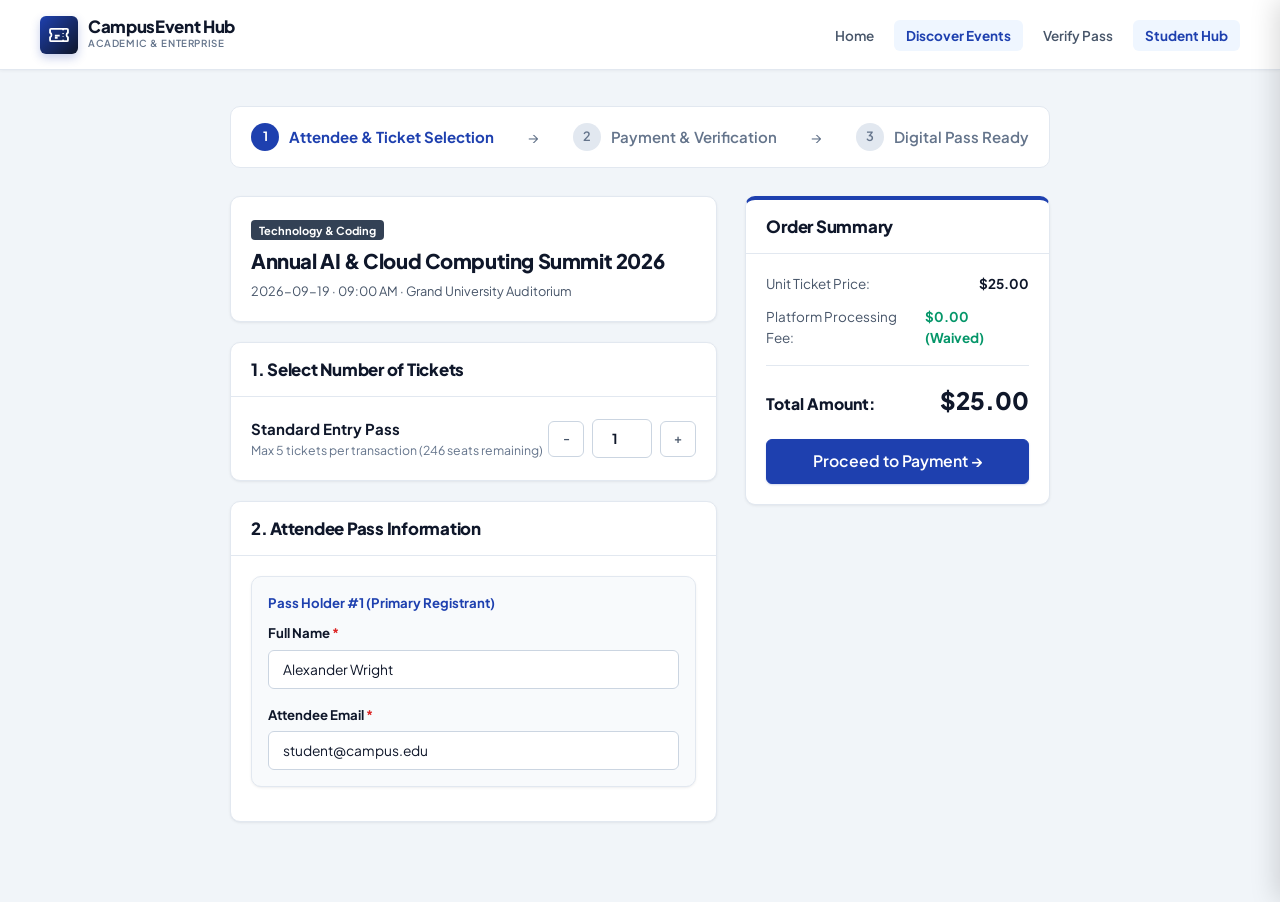
<file: html-version/booking.html>
<!DOCTYPE html>
<html lang="en">
<head>
    <meta charset="UTF-8">
    <meta name="viewport" content="width=device-width, initial-scale=1.0">
    <title>Book Tickets & Attendees — CampusEvent Hub</title>
    <link rel="stylesheet" href="assets/css/main.css">
</head>
<body>

<header class="site-header">
    <div class="header-inner">
        <a href="index.html" class="brand-link">
            <div class="brand-logo-mark">
                <svg width="22" height="22" viewBox="0 0 24 24" fill="none" stroke="currentColor" stroke-width="2"><path d="M16.5 6v.75m0 3v.75m0 3v.75m0 3V18m-9-5.25h5.25M7.5 15h3M3.375 5.25c-.621 0-1.125.504-1.125 1.125v3.026a2.999 2.999 0 010 5.198v3.026c0 .621.504 1.125 1.125 1.125h17.25c.621 0 1.125-.504 1.125-1.125v-3.026a2.999 2.999 0 010-5.198V6.375c0-.621-.504-1.125-1.125-1.125H3.375z"/></svg>
            </div>
            <div class="brand-text">
                <span class="brand-name">CampusEvent Hub</span>
                <span class="brand-badge">Academic & Enterprise</span>
            </div>
        </a>

        <nav class="main-nav">
            <ul class="nav-list">
                <li><a href="index.html" class="nav-link">Home</a></li>
                <li><a href="events.html" class="nav-link">Discover Events</a></li>
                <li><a href="student-dashboard.html" class="nav-link nav-link-portal">My Passes</a></li>
            </ul>
        </nav>
    </div>
</header>

<main class="main-content" style="background:#f1f5f9; padding:36px 0 60px 0;">
    <div class="container" style="max-width:860px;">

        <!-- Step Indicator -->
        <div class="step-indicator-bar" style="display:flex; align-items:center; justify-content:space-between; margin-bottom:28px; background:#ffffff; padding:16px 20px; border-radius:var(--radius-md); border:1px solid var(--border-subtle); flex-wrap:wrap; gap:12px;">
            <div style="display:flex; align-items:center; gap:10px; color:var(--primary); font-weight:700;">
                <span style="width:28px; height:28px; background:var(--primary); color:#fff; border-radius:50%; display:flex; align-items:center; justify-content:center; font-size:0.85rem; flex-shrink:0;">1</span>
                <span>Attendee & Ticket Selection</span>
            </div>
            <div class="step-arrow" style="color:var(--text-muted);">&rarr;</div>
            <div style="display:flex; align-items:center; gap:10px; color:var(--text-muted); font-weight:600;">
                <span style="width:28px; height:28px; background:var(--bg-hover); color:var(--text-muted); border-radius:50%; display:flex; align-items:center; justify-content:center; font-size:0.85rem; flex-shrink:0;">2</span>
                <span>Payment & Verification</span>
            </div>
            <div class="step-arrow" style="color:var(--text-muted);">&rarr;</div>
            <div style="display:flex; align-items:center; gap:10px; color:var(--text-muted); font-weight:600;">
                <span style="width:28px; height:28px; background:var(--bg-hover); color:var(--text-muted); border-radius:50%; display:flex; align-items:center; justify-content:center; font-size:0.85rem; flex-shrink:0;">3</span>
                <span>Digital Pass Ready</span>
            </div>
        </div>

        <form id="bookingForm">
            <div class="checkout-grid">
                
                <div>
                    <!-- Event Summary Card -->
                    <div class="card" style="margin-bottom:20px;">
                        <div class="card-body">
                            <span class="badge badge-secondary" id="eventCategoryBadge" style="margin-bottom:8px;">Category</span>
                            <h2 style="font-size:1.35rem; font-weight:800; margin-bottom:8px;" id="eventTitle">Event Title</h2>
                            <div style="font-size:0.85rem; color:var(--text-secondary);" id="eventSchedule">
                                Schedule
                            </div>
                        </div>
                    </div>

                    <!-- Quantity Selector -->
                    <div class="card" style="margin-bottom:20px;">
                        <div class="card-header">
                            <h3 class="card-title">1. Select Number of Tickets</h3>
                        </div>
                        <div class="card-body">
                            <div style="display:flex; align-items:center; justify-content:space-between;">
                                <div>
                                    <div style="font-weight:700; color:var(--text-primary);">Standard Entry Pass</div>
                                    <div style="font-size:0.82rem; color:var(--text-muted);" id="availableSeatsText">
                                        Max 5 tickets per transaction
                                    </div>
                                </div>
                                <div style="display:flex; align-items:center; gap:8px;">
                                    <button type="button" class="btn btn-outline-secondary btn-sm" id="btnQtyMinus" style="width:36px; height:36px; padding:0; justify-content:center;">-</button>
                                    <input type="number" id="ticketQuantity" class="form-control" value="1" min="1" max="5" style="width:60px; text-align:center; font-weight:700;" readonly>
                                    <button type="button" class="btn btn-outline-secondary btn-sm" id="btnQtyPlus" style="width:36px; height:36px; padding:0; justify-content:center;">+</button>
                                </div>
                            </div>
                        </div>
                    </div>

                    <!-- Attendee Dynamic Details -->
                    <div class="card" style="margin-bottom:20px;">
                        <div class="card-header">
                            <h3 class="card-title">2. Attendee Pass Information</h3>
                        </div>
                        <div class="card-body" id="attendeesContainer">
                            <!-- Dynamic rows -->
                        </div>
                    </div>
                </div>

                <!-- Order Summary Card -->
                <div style="position:sticky; top:90px;">
                    <div class="card" style="border-top:4px solid var(--primary);">
                        <div class="card-header">
                            <h3 class="card-title">Order Summary</h3>
                        </div>
                        <div class="card-body">
                            <div style="display:flex; justify-content:space-between; margin-bottom:12px; font-size:0.9rem;">
                                <span style="color:var(--text-secondary);">Unit Ticket Price:</span>
                                <span style="font-weight:700;" id="unitPriceDisplay">$0.00</span>
                            </div>

                            <div style="display:flex; justify-content:space-between; margin-bottom:12px; font-size:0.9rem;">
                                <span style="color:var(--text-secondary);">Platform Processing Fee:</span>
                                <span style="font-weight:700; color:#059669;">$0.00 (Waived)</span>
                            </div>

                            <div style="height:1px; background:var(--border-subtle); margin:16px 0;"></div>

                            <div style="display:flex; justify-content:space-between; align-items:baseline; margin-bottom:20px;">
                                <span style="font-size:1.05rem; font-weight:800; color:var(--text-primary);">Total Amount:</span>
                                <span style="font-size:1.6rem; font-weight:800; color:var(--primary-900);" id="totalPriceDisplay">$0.00</span>
                            </div>

                            <button type="submit" class="btn btn-primary btn-lg btn-block" style="padding:12px;" id="submitBtn">
                                Proceed to Payment &rarr;
                            </button>
                        </div>
                    </div>
                </div>

            </div>
        </form>

    </div>
</main>

<script src="assets/js/mock-db.js"></script>
<script>
document.addEventListener('DOMContentLoaded', () => {
    MockDB.renderHeaderNav('events');
    const params = new URLSearchParams(window.location.search);
    const eventId = parseInt(params.get('event_id') || '1', 10);
    const event = MockDB.getEventById(eventId) || MockDB.getEvents()[0];
    const user = MockDB.getCurrentUser();

    document.getElementById('eventCategoryBadge').textContent = event.category_name;
    document.getElementById('eventTitle').textContent = event.title;
    document.getElementById('eventSchedule').textContent = `${event.event_date} · ${event.start_time} · ${event.venue}`;
    document.getElementById('availableSeatsText').textContent = `Max 5 tickets per transaction (${event.available_seats} seats remaining)`;

    const qtyInput = document.getElementById('ticketQuantity');
    const unitPriceDisplay = document.getElementById('unitPriceDisplay');
    const totalPriceDisplay = document.getElementById('totalPriceDisplay');
    const attendeesContainer = document.getElementById('attendeesContainer');
    const submitBtn = document.getElementById('submitBtn');

    unitPriceDisplay.textContent = event.ticket_price === 0 ? 'Free' : '$' + event.ticket_price.toFixed(2);

    function updateAttendees() {
        const qty = parseInt(qtyInput.value, 10);
        const total = qty * event.ticket_price;
        totalPriceDisplay.textContent = total === 0 ? 'Free' : '$' + total.toFixed(2);
        submitBtn.textContent = total === 0 ? 'Confirm Free Registration' : 'Proceed to Payment →';

        attendeesContainer.innerHTML = '';
        for (let i = 1; i <= qty; i++) {
            const isFirst = i === 1;
            const defName = isFirst ? user.name : '';
            const defEmail = isFirst ? user.email : '';
            attendeesContainer.innerHTML += `
                <div class="attendee-row card" style="margin-bottom:14px; padding:16px; background:#f8fafc;">
                    <div style="font-weight:700; font-size:0.88rem; color:#1e40af; margin-bottom:10px;">
                        Pass Holder #${i} ${isFirst ? '(Primary Registrant)' : ''}
                    </div>
                    <div class="form-row">
                        <div class="form-group" style="margin-bottom:0;">
                            <label class="form-label form-label-required">Full Name</label>
                            <input type="text" class="form-control attendee-name" value="${defName}" placeholder="e.g. John Doe" required>
                        </div>
                        <div class="form-group" style="margin-bottom:0;">
                            <label class="form-label form-label-required">Attendee Email</label>
                            <input type="email" class="form-control attendee-email" value="${defEmail}" placeholder="e.g. j.doe@campus.edu" required>
                        </div>
                    </div>
                </div>
            `;
        }
    }

    document.getElementById('btnQtyMinus').addEventListener('click', () => {
        let val = parseInt(qtyInput.value, 10);
        if (val > 1) { qtyInput.value = val - 1; updateAttendees(); }
    });

    document.getElementById('btnQtyPlus').addEventListener('click', () => {
        let val = parseInt(qtyInput.value, 10);
        if (val < Math.min(5, event.available_seats)) { qtyInput.value = val + 1; updateAttendees(); }
    });

    updateAttendees();

    document.getElementById('bookingForm').addEventListener('submit', (e) => {
        e.preventDefault();
        const names = Array.from(document.querySelectorAll('.attendee-name')).map(el => el.value.trim());
        const emails = Array.from(document.querySelectorAll('.attendee-email')).map(el => el.value.trim());

        const attendees = names.map((name, idx) => ({ name, email: emails[idx] }));
        const qty = parseInt(qtyInput.value, 10);

        // Store pending booking state in sessionStorage
        const pending = {
            event_id: event.id,
            quantity: qty,
            attendees: attendees,
            user: user,
            total_amount: event.ticket_price * qty
        };
        sessionStorage.setItem('ceh_pending_booking', JSON.stringify(pending));

        if (event.ticket_price === 0) {
            // Instant confirm free
            const created = MockDB.createBooking(pending);
            window.location.href = `confirmation.html?ref=${created.booking_reference}`;
        } else {
            window.location.href = `payment.html`;
        }
    });
});
</script>
</body>
</html>
</file>
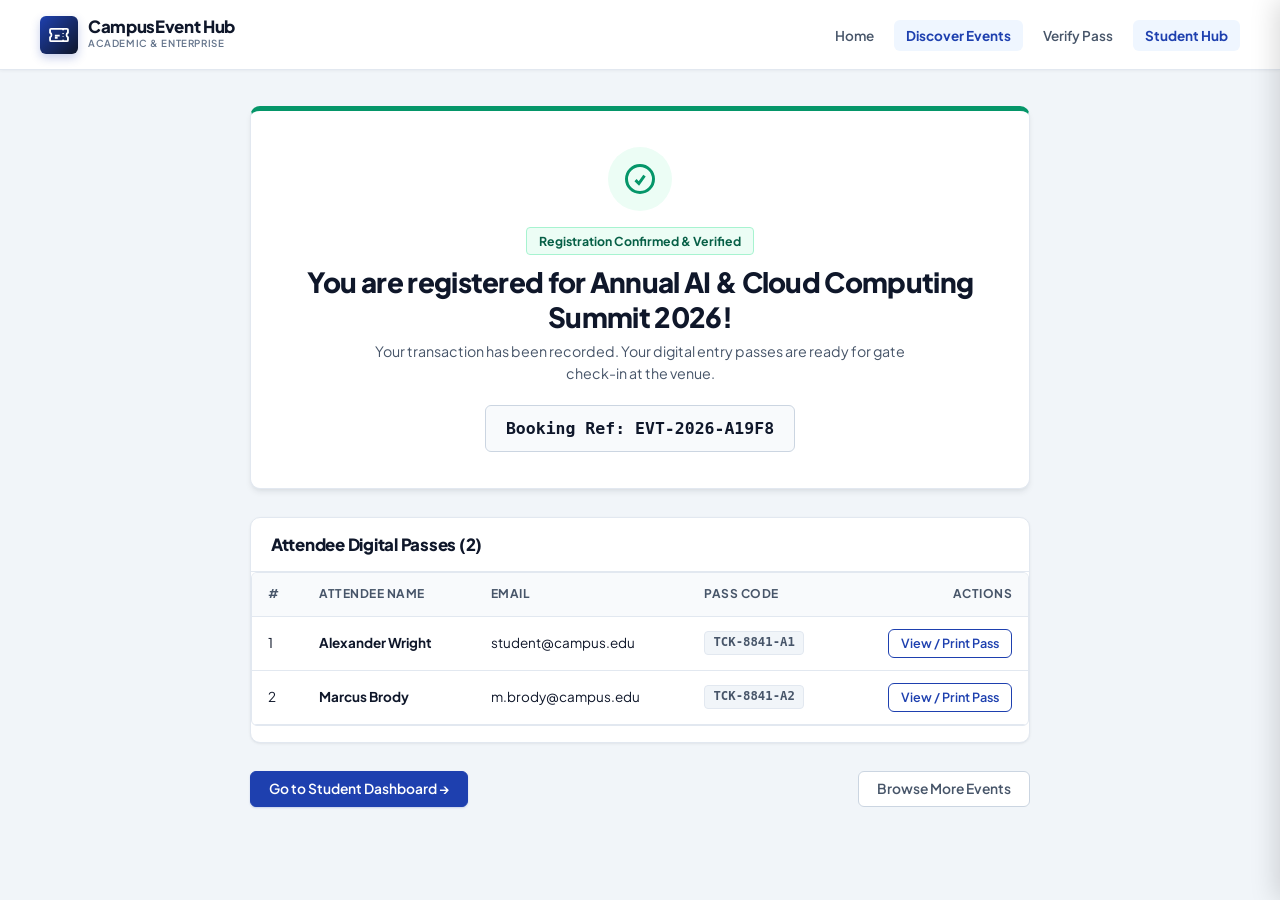
<file: html-version/confirmation.html>
<!DOCTYPE html>
<html lang="en">
<head>
    <meta charset="UTF-8">
    <meta name="viewport" content="width=device-width, initial-scale=1.0">
    <title>Booking Confirmed — CampusEvent Hub</title>
    <link rel="stylesheet" href="assets/css/main.css">
</head>
<body>

<header class="site-header">
    <div class="header-inner">
        <a href="index.html" class="brand-link">
            <div class="brand-logo-mark">
                <svg width="22" height="22" viewBox="0 0 24 24" fill="none" stroke="currentColor" stroke-width="2"><path d="M16.5 6v.75m0 3v.75m0 3v.75m0 3V18m-9-5.25h5.25M7.5 15h3M3.375 5.25c-.621 0-1.125.504-1.125 1.125v3.026a2.999 2.999 0 010 5.198v3.026c0 .621.504 1.125 1.125 1.125h17.25c.621 0 1.125-.504 1.125-1.125v-3.026a2.999 2.999 0 010-5.198V6.375c0-.621-.504-1.125-1.125-1.125H3.375z"/></svg>
            </div>
            <div class="brand-text">
                <span class="brand-name">CampusEvent Hub</span>
                <span class="brand-badge">Academic & Enterprise</span>
            </div>
        </a>
        <nav class="main-nav">
            <ul class="nav-list">
                <li><a href="index.html" class="nav-link">Home</a></li>
                <li><a href="events.html" class="nav-link">Discover Events</a></li>
                <li><a href="student-dashboard.html" class="nav-link nav-link-portal">My Passes</a></li>
            </ul>
        </nav>
    </div>
</header>

<main class="main-content" style="background:#f1f5f9; padding:36px 0 70px 0;">
    <div class="container" style="max-width:820px;" id="confirmationContainer">
        <!-- Dynamically rendered -->
    </div>
</main>

<script src="assets/js/mock-db.js"></script>
<script>
document.addEventListener('DOMContentLoaded', () => {
    MockDB.renderHeaderNav('events');
    const params = new URLSearchParams(window.location.search);
    const ref = params.get('ref') || 'EVT-2026-A19F8';
    const booking = MockDB.getBookingByRef(ref) || MockDB.getBookings()[0];

    const priceText = booking.total_amount === 0 ? 'Free Registration' : '$' + booking.total_amount.toFixed(2);

    const container = document.getElementById('confirmationContainer');
    container.innerHTML = `
        <div class="card" style="border-top:5px solid #059669; box-shadow:var(--shadow-md); margin-bottom:28px;">
            <div class="card-body" style="padding:36px; text-align:center;">
                <div style="width:64px; height:64px; background:#ecfdf5; color:#059669; border-radius:50%; display:flex; align-items:center; justify-content:center; margin:0 auto 16px auto;">
                    <svg width="36" height="36" viewBox="0 0 24 24" fill="none" stroke="currentColor" stroke-width="2"><path d="M9 12.75L11.25 15 15 9.75M21 12a9 9 0 11-18 0 9 9 0 0118 0z"/></svg>
                </div>
                <span class="badge badge-success" style="font-size:0.82rem; padding:5px 12px; margin-bottom:10px;">
                    Registration Confirmed & Verified
                </span>
                <h1 style="font-size:1.85rem; font-weight:800; color:var(--text-primary); margin-bottom:6px;">
                    You are registered for ${booking.event_title}!
                </h1>
                <p style="color:var(--text-secondary); max-width:540px; margin:0 auto 20px auto; font-size:0.95rem;">
                    Your transaction has been recorded. Your digital entry passes are ready for gate check-in at the venue.
                </p>
                <div style="display:inline-block; background:#f8fafc; border:1px solid #cbd5e1; border-radius:var(--radius-sm); padding:10px 20px; font-family:monospace; font-size:1.1rem; font-weight:700; color:var(--primary-900);">
                    Booking Ref: ${booking.booking_reference}
                </div>
            </div>
        </div>

        <div class="card" style="margin-bottom:28px;">
            <div class="card-header">
                <h3 class="card-title">Attendee Digital Passes (${booking.attendees.length})</h3>
            </div>
            <div class="card-body" style="padding:0;">
                <div class="table-responsive">
                    <table class="table">
                        <thead>
                            <tr>
                                <th>#</th>
                                <th>Attendee Name</th>
                                <th>Email</th>
                                <th>Pass Code</th>
                                <th style="text-align:right;">Actions</th>
                            </tr>
                        </thead>
                        <tbody>
                            ${booking.attendees.map((att, idx) => `
                                <tr>
                                    <td>${idx + 1}</td>
                                    <td><strong>${att.attendee_name}</strong></td>
                                    <td>${att.attendee_email}</td>
                                    <td><span class="badge badge-neutral" style="font-family:monospace; font-size:0.82rem;">${att.ticket_code}</span></td>
                                    <td style="text-align:right;">
                                        <a href="ticket-view.html?code=${att.ticket_code}&ref=${booking.booking_reference}" target="_blank" class="btn btn-outline-primary btn-sm">
                                            View / Print Pass
                                        </a>
                                    </td>
                                </tr>
                            `).join('')}
                        </tbody>
                    </table>
                </div>
            </div>
        </div>

        <div style="display:flex; justify-content:space-between; align-items:center; flex-wrap:wrap; gap:12px;">
            <a href="student-dashboard.html" class="btn btn-primary">Go to Student Dashboard &rarr;</a>
            <a href="events.html" class="btn btn-outline-secondary">Browse More Events</a>
        </div>
    `;
});
</script>
</body>
</html>
</file>
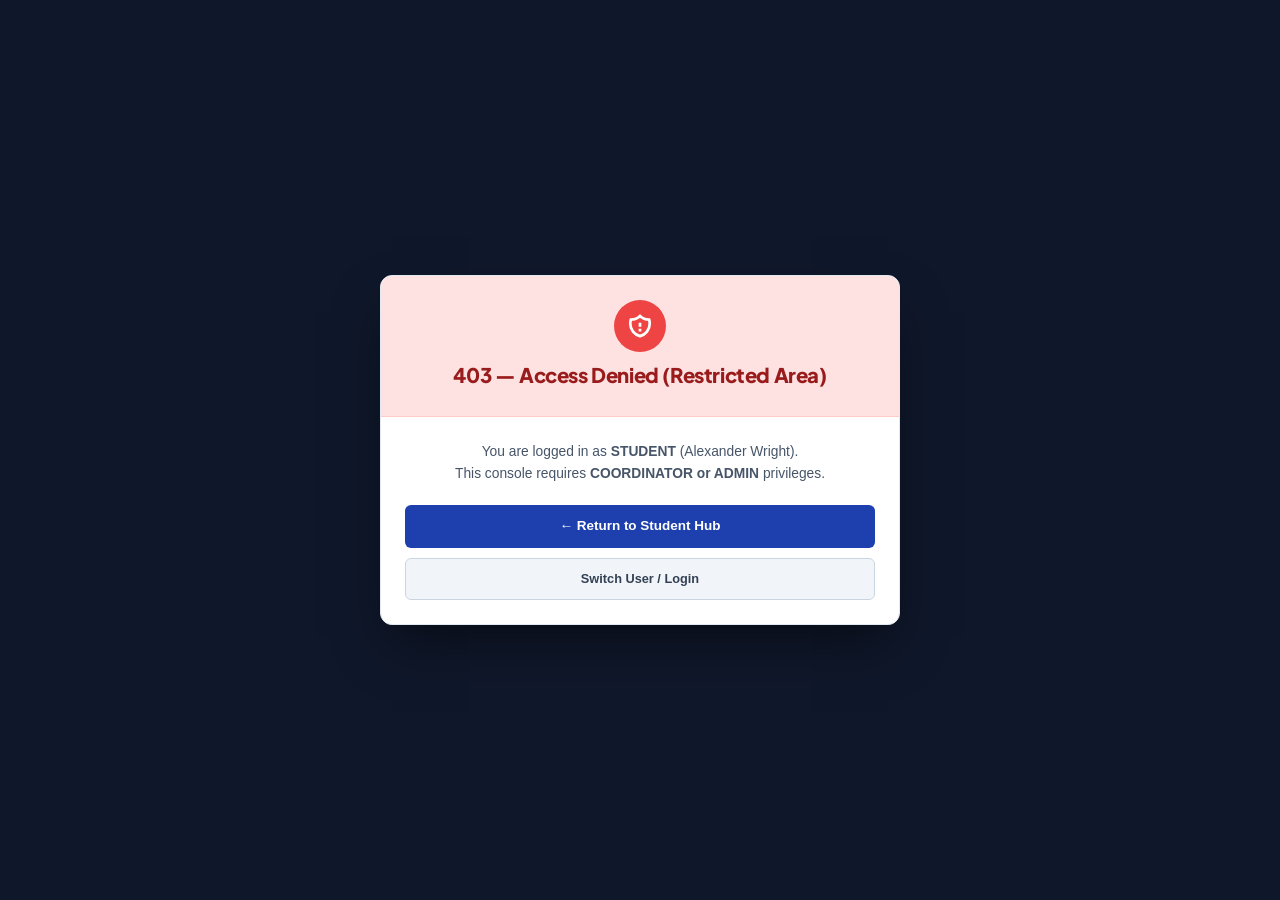
<file: html-version/coordinator-dashboard.html>
<!DOCTYPE html>
<html lang="en">
<head>
    <meta charset="UTF-8">
    <meta name="viewport" content="width=device-width, initial-scale=1.0">
    <title>Coordinator Console — CampusEvent Hub</title>
    <link rel="stylesheet" href="assets/css/main.css">
    <link rel="stylesheet" href="assets/css/dashboard.css">
</head>
<body>

<header class="site-header">
    <div class="header-inner">
        <a href="index.html" class="brand-link">
            <div class="brand-logo-mark">
                <svg width="22" height="22" viewBox="0 0 24 24" fill="none" stroke="currentColor" stroke-width="2"><path d="M16.5 6v.75m0 3v.75m0 3v.75m0 3V18m-9-5.25h5.25M7.5 15h3M3.375 5.25c-.621 0-1.125.504-1.125 1.125v3.026a2.999 2.999 0 010 5.198v3.026c0 .621.504 1.125 1.125 1.125h17.25c.621 0 1.125-.504 1.125-1.125v-3.026a2.999 2.999 0 010-5.198V6.375c0-.621-.504-1.125-1.125-1.125H3.375z"/></svg>
            </div>
            <div class="brand-text">
                <span class="brand-name">CampusEvent Hub</span>
                <span class="brand-badge">Academic & Enterprise</span>
            </div>
        </a>
        <nav class="main-nav">
            <ul class="nav-list">
                <!-- Populated dynamically -->
            </ul>
        </nav>
        <div class="header-actions">
            <!-- Populated dynamically -->
        </div>
    </div>
</header>

<div class="dashboard-layout">
    <aside class="dashboard-sidebar">
        <div class="sidebar-brand-badge">
            <div class="sidebar-role-tag role-tag-coordinator">COORDINATOR DESK</div>
            <div class="sidebar-user-summary">
                <span class="user-greeting">Logged in as</span>
                <span class="user-name-full" id="coordUserGreeting">Prof. Elena Rostova</span>
                <span class="user-dept-sub" id="coordUserDept">Faculty Event Coordinator</span>
            </div>
        </div>
        <nav class="sidebar-nav">
            <ul class="sidebar-menu">
                <li><a href="coordinator-dashboard.html" class="sidebar-link active"><span class="sb-text">Overview</span></a></li>
                <li><a href="verify-ticket.html" class="sidebar-link"><span class="sb-text">Check-In Terminal</span></a></li>
                <li><a href="events.html" class="sidebar-link"><span class="sb-text">Browse Events</span></a></li>
            </ul>
            <div class="nav-section-label" style="margin-top:20px;">Session</div>
            <ul class="sidebar-menu">
                <li><a href="javascript:void(0)" onclick="MockDB.logout()" class="sidebar-link" style="color:#ef4444;"><span class="sb-text">Sign Out</span></a></li>
            </ul>
        </nav>
    </aside>

    <main class="dashboard-workspace">
        <div class="dashboard-page-header">
            <div class="dashboard-header-title">
                <h1>Coordinator Event Console</h1>
                <p>Welcome, <strong id="coordHeaderTitle">Prof. Elena Rostova</strong> (Event Chair & Lead Faculty)</p>
            </div>
            <div class="dashboard-header-actions">
                <a href="verify-ticket.html" class="btn btn-primary btn-sm">Open Scanner Terminal &rarr;</a>
            </div>
        </div>

        <div style="background:#eff6ff; border:1px solid #bfdbfe; border-left:4px solid #3b82f6; padding:12px 16px; border-radius:6px; margin-bottom:20px; font-size:0.86rem; color:#1e40af;">
            <strong>Authorized Coordinator Desk:</strong> Your account has been provisioned and granted access by the System Administrator. Standard students and unauthenticated users cannot access this console.
        </div>

        <div class="metrics-grid">
            <div class="metric-card">
                <div class="metric-info">
                    <span class="metric-label">Assigned Events</span>
                    <span class="metric-value num-tabular">3</span>
                    <span class="metric-sub">Active department symposiums</span>
                </div>
                <div class="metric-icon-box metric-icon-blue">
                    <svg width="22" height="22" viewBox="0 0 24 24" fill="none" stroke="currentColor" stroke-width="2"><path d="M6.75 3v2.25M17.25 3v2.25M3 18.75V7.5a2.25 2.25 0 012.25-2.25h13.5A2.25 2.25 0 0121 7.5v11.25m-18 0A2.25 2.25 0 005.25 21h13.5A2.25 2.25 0 0021 18.75m-18 0v-7.5A2.25 2.25 0 015.25 9h13.5A2.25 2.25 0 0121 11.25v7.5"/></svg>
                </div>
            </div>

            <div class="metric-card">
                <div class="metric-info">
                    <span class="metric-label">Registered Attendees</span>
                    <span class="metric-value num-tabular">26</span>
                    <span class="metric-sub">Across managed events</span>
                </div>
                <div class="metric-icon-box metric-icon-green">
                    <svg width="22" height="22" viewBox="0 0 24 24" fill="none" stroke="currentColor" stroke-width="2"><path d="M15 19.128a9.38 9.38 0 002.625.372 9.337 9.337 0 004.121-.952 4.125 4.125 0 00-7.533-2.493M15 19.128v-.003c0-1.113-.285-2.16-.786-3.07M15 19.128v.106A12.318 12.318 0 018.624 21c-2.331 0-4.512-.645-6.374-1.766l-.001-.109a6.375 6.375 0 0111.964-3.07M12 6.375a3.375 3.375 0 11-6.75 0 3.375 3.375 0 016.75 0zm8.25 2.25a2.625 2.625 0 11-5.25 0 2.625 2.625 0 015.25 0z"/></svg>
                </div>
            </div>

            <div class="metric-card">
                <div class="metric-info">
                    <span class="metric-label">Check-in Completion</span>
                    <span class="metric-value num-tabular">88%</span>
                    <span class="metric-sub">Admitted show rate</span>
                </div>
                <div class="metric-icon-box metric-icon-purple">
                    <svg width="22" height="22" viewBox="0 0 24 24" fill="none" stroke="currentColor" stroke-width="2"><path d="M9 12.75L11.25 15 15 9.75M21 12a9 9 0 11-18 0 9 9 0 0118 0z"/></svg>
                </div>
            </div>
        </div>

        <div class="card">
            <div class="card-header">
                <h3 class="card-title">Managed Events & Capacity Ratios</h3>
            </div>
            <div class="card-body" style="padding:0;">
                <div class="table-responsive">
                    <table class="table">
                        <thead>
                            <tr>
                                <th>Event Title</th>
                                <th>Schedule</th>
                                <th>Venue</th>
                                <th>Capacity Utilization</th>
                                <th>Ticket Price</th>
                                <th>Status</th>
                                <th style="text-align:right;">Scanner</th>
                            </tr>
                        </thead>
                        <tbody id="coordEventsTable">
                            <!-- Populated -->
                        </tbody>
                    </table>
                </div>
            </div>
        </div>

    </main>
</div>

<script src="assets/js/mock-db.js"></script>
<script>
// 1. Strict RBAC Enforcement — Allow only 'coordinator' or 'admin'
MockDB.requireRole(['coordinator', 'admin']);

document.addEventListener('DOMContentLoaded', () => {
    MockDB.renderHeaderNav('coordinator');

    const currentUser = MockDB.getCurrentUser();
    if (currentUser) {
        document.getElementById('coordUserGreeting').textContent = currentUser.name;
        document.getElementById('coordHeaderTitle').textContent = currentUser.name;
        if (currentUser.department) {
            document.getElementById('coordUserDept').textContent = currentUser.department;
        }
    }

    const allEvents = MockDB.getEvents();
    const coordEvents = allEvents.filter(ev => 
        (currentUser && currentUser.email && ev.coordinator_email && ev.coordinator_email.toLowerCase() === currentUser.email.toLowerCase()) ||
        (currentUser && currentUser.name && ev.coordinator_name && ev.coordinator_name.toLowerCase() === currentUser.name.toLowerCase()) ||
        (currentUser && currentUser.role === 'admin')
    );
    const events = coordEvents.length > 0 ? coordEvents : allEvents;
    const tbody = document.getElementById('coordEventsTable');

    tbody.innerHTML = events.map(ev => {
        const booked = ev.max_capacity - ev.available_seats;
        const pct = Math.min(100, Math.round((booked / ev.max_capacity) * 100));
        const price = ev.ticket_price === 0 ? 'Free' : '$' + ev.ticket_price.toFixed(2);
        return `
            <tr>
                <td><strong><a href="event-details.html?id=${ev.id}">${ev.title}</a></strong></td>
                <td>${ev.event_date} · ${ev.start_time}</td>
                <td>${ev.venue}</td>
                <td style="min-width:180px;">
                    <div class="capacity-labels" style="margin-bottom:4px;">
                        <span><strong>${booked}</strong> / ${ev.max_capacity} seats</span>
                        <span>${pct}%</span>
                    </div>
                    <div class="capacity-progress">
                        <div class="capacity-fill" style="width:${pct}%;"></div>
                    </div>
                </td>
                <td class="td-price" style="font-weight:700;">${price}</td>
                <td><span class="badge ${ev.status === 'open' ? 'badge-success' : 'badge-danger'}">${ev.status.toUpperCase()}</span></td>
                <td style="text-align:right;">
                    <a href="verify-ticket.html" class="btn btn-outline-primary btn-sm">
                        Scanner
                    </a>
                </td>
            </tr>
        `;
    }).join('');
});
</script>
</body>
</html>
</file>
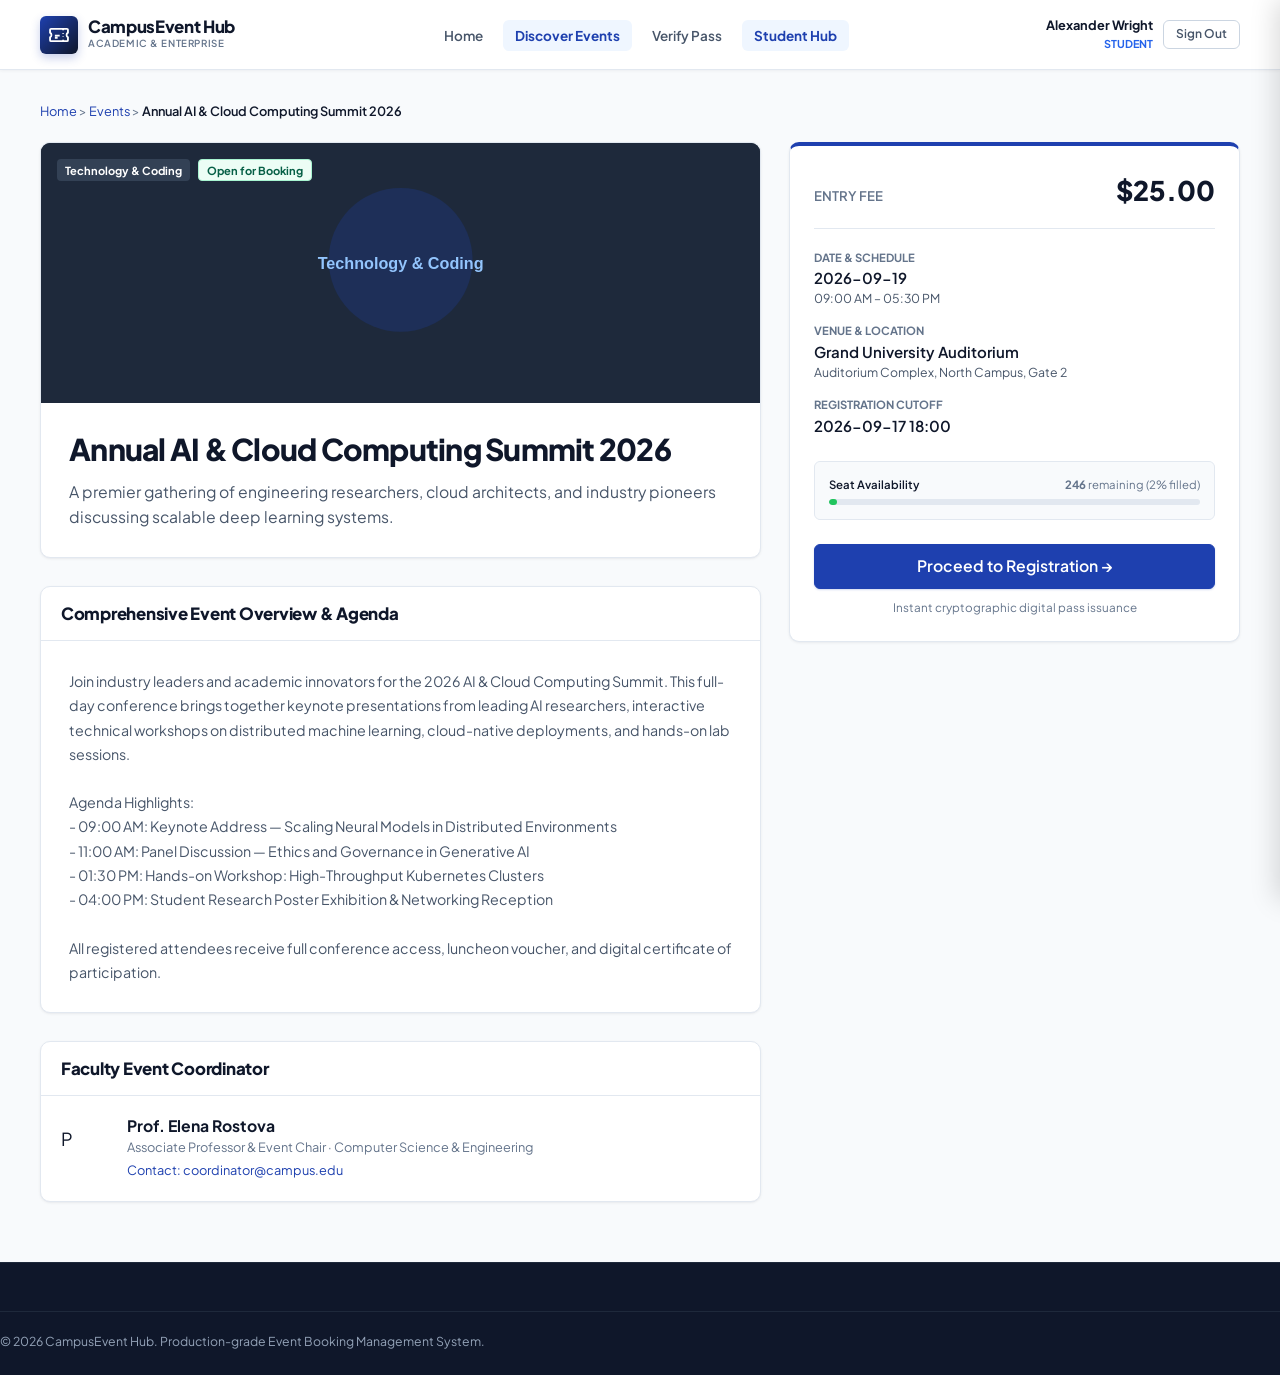
<file: html-version/event-details.html>
<!DOCTYPE html>
<html lang="en">
<head>
    <meta charset="UTF-8">
    <meta name="viewport" content="width=device-width, initial-scale=1.0">
    <title>Event Overview — CampusEvent Hub</title>
    <link rel="stylesheet" href="assets/css/main.css">
</head>
<body>

<header class="site-header">
    <div class="header-inner">
        <a href="index.html" class="brand-link">
            <div class="brand-logo-mark">
                <svg width="22" height="22" viewBox="0 0 24 24" fill="none" stroke="currentColor" stroke-width="2"><path d="M16.5 6v.75m0 3v.75m0 3v.75m0 3V18m-9-5.25h5.25M7.5 15h3M3.375 5.25c-.621 0-1.125.504-1.125 1.125v3.026a2.999 2.999 0 010 5.198v3.026c0 .621.504 1.125 1.125 1.125h17.25c.621 0 1.125-.504 1.125-1.125v-3.026a2.999 2.999 0 010-5.198V6.375c0-.621-.504-1.125-1.125-1.125H3.375z"/></svg>
            </div>
            <div class="brand-text">
                <span class="brand-name">CampusEvent Hub</span>
                <span class="brand-badge">Academic & Enterprise</span>
            </div>
        </a>

        <nav class="main-nav">
            <ul class="nav-list">
                <li><a href="index.html" class="nav-link">Home</a></li>
                <li><a href="events.html" class="nav-link">Discover Events</a></li>
                <li><a href="student-dashboard.html" class="nav-link nav-link-portal">My Passes</a></li>
            </ul>
        </nav>

        <div class="header-actions">
            <a href="login.html" class="btn btn-outline-primary btn-sm">Sign In</a>
            <a href="register.html" class="btn btn-primary btn-sm">Register</a>
        </div>
    </div>
</header>

<main class="main-content">
    <div class="container" id="eventDetailsContainer">
        <!-- Dynamically rendered via JS -->
    </div>
</main>

<footer class="site-footer">
    <div class="footer-container">
        <div class="footer-bottom">
            <div>&copy; 2026 CampusEvent Hub. Production-grade Event Booking Management System.</div>
        </div>
    </div>
</footer>

<script src="assets/js/mock-db.js"></script>
<script>
document.addEventListener('DOMContentLoaded', () => {
    MockDB.renderHeaderNav('events');
    const params = new URLSearchParams(window.location.search);
    const eventId = parseInt(params.get('id') || '1', 10);
    const event = MockDB.getEventById(eventId) || MockDB.getEvents()[0];

    const booked = event.max_capacity - event.available_seats;
    const capacityPct = Math.round((booked / event.max_capacity) * 100);
    const priceText = event.ticket_price === 0 ? 'Free' : '$' + event.ticket_price.toFixed(2);

    document.title = `${event.title} — CampusEvent Hub`;

    const container = document.getElementById('eventDetailsContainer');
    container.innerHTML = `
        <div style="margin-bottom:20px; font-size:0.85rem; color:var(--text-muted);">
            <a href="index.html">Home</a> &gt; 
            <a href="events.html">Events</a> &gt; 
            <span style="color:var(--text-primary); font-weight:600;">${event.title}</span>
        </div>

        <div class="details-grid">
            
            <div>
                <div class="card" style="margin-bottom:28px;">
                    <div style="height:260px; background:#1e293b; position:relative; overflow:hidden;">
                        <svg width="100%" height="100%" viewBox="0 0 800 260" preserveAspectRatio="none">
                            <rect width="800" height="260" fill="#1e293b" />
                            <circle cx="400" cy="130" r="80" fill="rgba(30, 64, 175, 0.25)" />
                            <text x="50%" y="54%" text-anchor="middle" fill="#93c5fd" font-size="18" font-weight="700" font-family="sans-serif">${event.category_name}</text>
                        </svg>
                        <div style="position:absolute; top:16px; left:16px; display:flex; gap:8px;">
                            <span class="badge badge-secondary">${event.category_name}</span>
                            <span class="badge badge-success">Open for Booking</span>
                        </div>
                    </div>
                    <div class="card-body" style="padding:28px;">
                        <h1 style="font-size:2rem; font-weight:800; line-height:1.2; margin-bottom:12px;">${event.title}</h1>
                        <p style="font-size:1.05rem; color:var(--text-secondary); line-height:1.6; margin-bottom:0;">${event.short_description}</p>
                    </div>
                </div>

                <div class="card" style="margin-bottom:28px;">
                    <div class="card-header">
                        <h3 class="card-title">Comprehensive Event Overview & Agenda</h3>
                    </div>
                    <div class="card-body" style="padding:28px;">
                        <div style="font-size:0.95rem; color:var(--text-secondary); line-height:1.7; white-space:pre-line;">${event.description}</div>
                    </div>
                </div>

                <div class="card">
                    <div class="card-header">
                        <h3 class="card-title">Faculty Event Coordinator</h3>
                    </div>
                    <div class="card-body" style="display:flex; align-items:center; gap:18px;">
                        <div class="user-avatar-badge" style="width:48px; height:48px; font-size:1.2rem;">
                            ${event.coordinator_name.charAt(0)}
                        </div>
                        <div>
                            <h4 style="font-size:1.05rem; margin-bottom:2px;">${event.coordinator_name}</h4>
                            <div style="font-size:0.85rem; color:var(--text-muted); margin-bottom:4px;">
                                ${event.coordinator_desig} · ${event.coordinator_dept}
                            </div>
                            <div style="font-size:0.85rem; color:var(--primary);">
                                Contact: <a href="mailto:${event.coordinator_email}">${event.coordinator_email}</a>
                            </div>
                        </div>
                    </div>
                </div>
            </div>

            <div style="position:sticky; top:90px;">
                <div class="card" style="border-top:4px solid var(--primary);">
                    <div class="card-body" style="padding:24px;">
                        
                        <div style="display:flex; align-items:baseline; justify-content:space-between; margin-bottom:20px; padding-bottom:16px; border-bottom:1px solid var(--border-subtle);">
                            <span style="font-size:0.88rem; color:var(--text-muted); font-weight:600; text-transform:uppercase;">Entry Fee</span>
                            <span style="font-size:1.8rem; font-weight:800; color:var(--primary-900);">${priceText}</span>
                        </div>

                        <div style="display:flex; flex-direction:column; gap:14px; margin-bottom:24px;">
                            <div>
                                <div style="font-size:0.75rem; text-transform:uppercase; color:var(--text-muted); font-weight:700;">Date & Schedule</div>
                                <div style="font-weight:600; color:var(--text-primary);">${event.event_date}</div>
                                <div style="font-size:0.82rem; color:var(--text-secondary);">${event.start_time} – ${event.end_time}</div>
                            </div>
                            <div>
                                <div style="font-size:0.75rem; text-transform:uppercase; color:var(--text-muted); font-weight:700;">Venue & Location</div>
                                <div style="font-weight:600; color:var(--text-primary);">${event.venue}</div>
                                <div style="font-size:0.82rem; color:var(--text-secondary);">${event.venue_address}</div>
                            </div>
                            <div>
                                <div style="font-size:0.75rem; text-transform:uppercase; color:var(--text-muted); font-weight:700;">Registration Cutoff</div>
                                <div style="font-weight:600; color:var(--text-primary);">${event.registration_deadline}</div>
                            </div>
                        </div>

                        <div style="background:#f8fafc; border:1px solid var(--border-subtle); border-radius:var(--radius-sm); padding:14px; margin-bottom:24px;">
                            <div class="capacity-labels" style="margin-bottom:6px;">
                                <span style="font-weight:600; color:var(--text-primary);">Seat Availability</span>
                                <span><strong>${event.available_seats}</strong> remaining (${capacityPct}% filled)</span>
                            </div>
                            <div class="capacity-progress">
                                <div class="capacity-fill" style="width:${capacityPct}%;"></div>
                            </div>
                        </div>

                        <a href="booking.html?event_id=${event.id}" class="btn btn-primary btn-lg btn-block">
                            Proceed to Registration &rarr;
                        </a>
                        <div style="text-align:center; font-size:0.78rem; color:var(--text-muted); margin-top:10px;">
                            Instant cryptographic digital pass issuance
                        </div>

                    </div>
                </div>
            </div>

        </div>
    `;
});
</script>
</body>
</html>
</file>
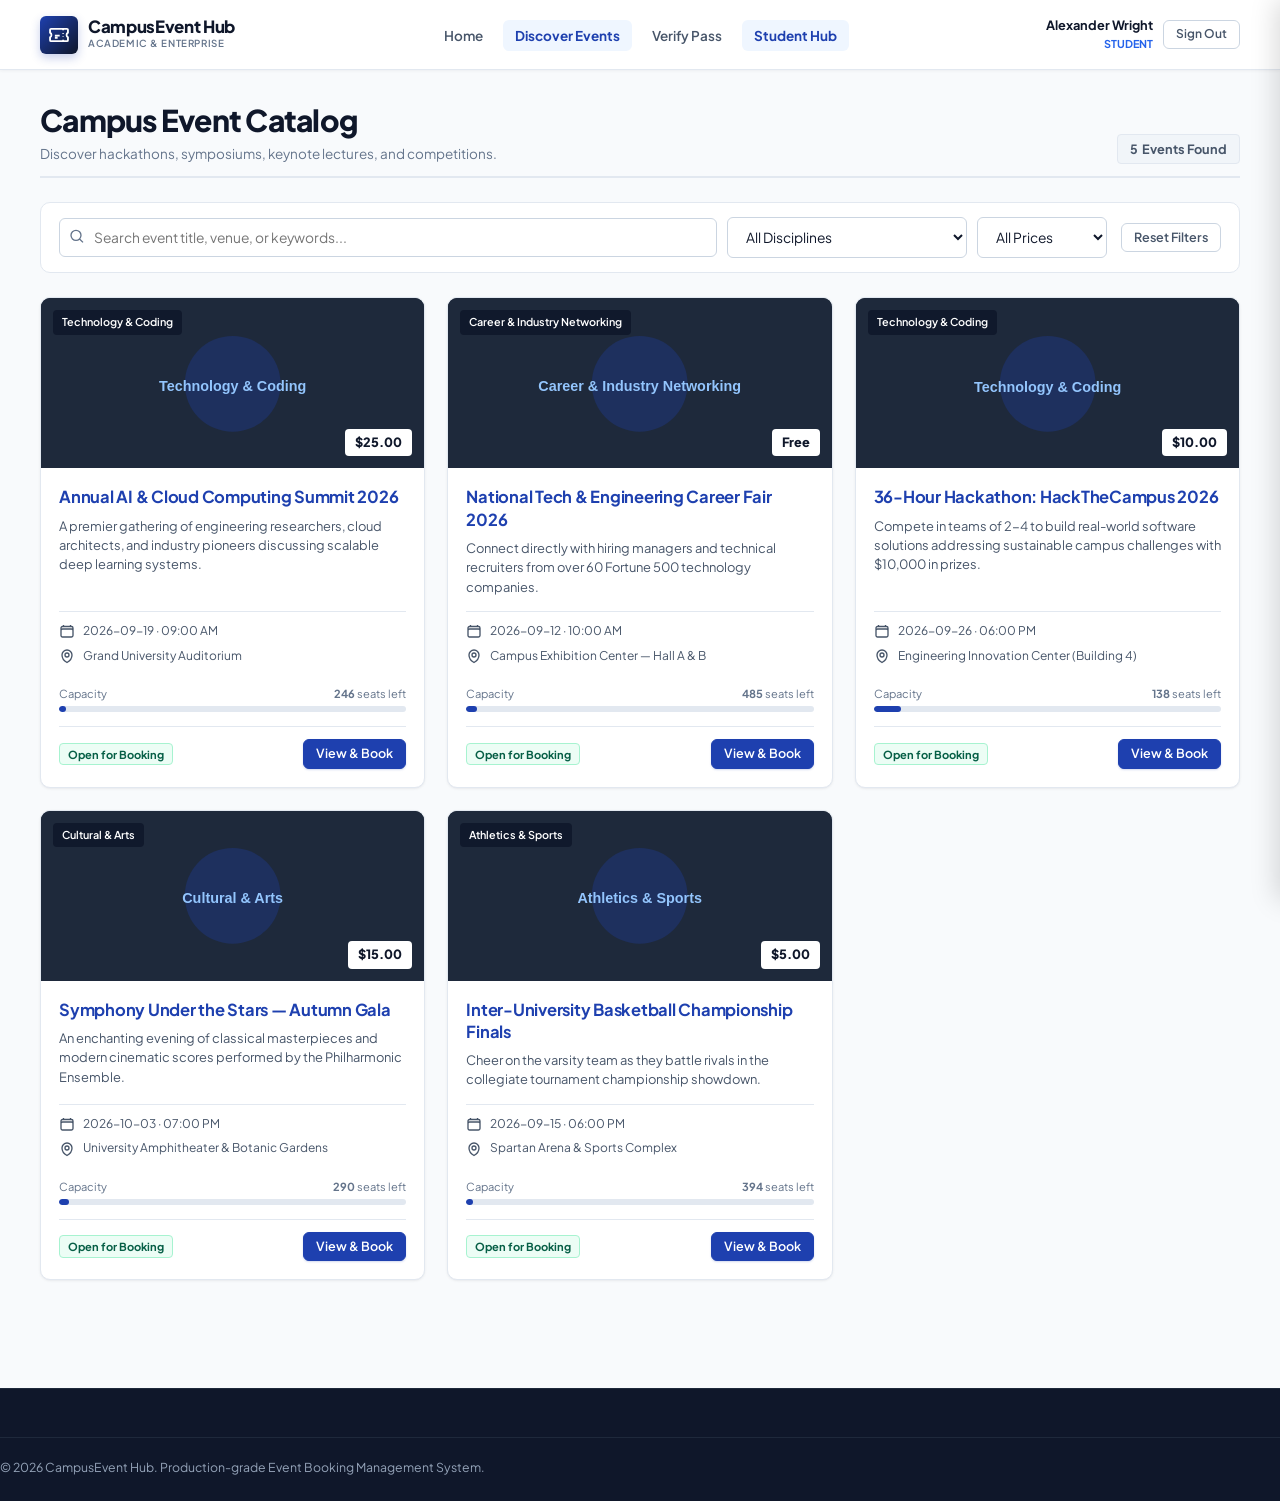
<file: html-version/events.html>
<!DOCTYPE html>
<html lang="en">
<head>
    <meta charset="UTF-8">
    <meta name="viewport" content="width=device-width, initial-scale=1.0">
    <title>Campus Event Catalog — CampusEvent Hub</title>
    <link rel="stylesheet" href="assets/css/main.css">
    <link rel="stylesheet" href="assets/css/landing.css">
</head>
<body>

<header class="site-header">
    <div class="header-inner">
        <a href="index.html" class="brand-link">
            <div class="brand-logo-mark">
                <svg width="22" height="22" viewBox="0 0 24 24" fill="none" stroke="currentColor" stroke-width="2"><path d="M16.5 6v.75m0 3v.75m0 3v.75m0 3V18m-9-5.25h5.25M7.5 15h3M3.375 5.25c-.621 0-1.125.504-1.125 1.125v3.026a2.999 2.999 0 010 5.198v3.026c0 .621.504 1.125 1.125 1.125h17.25c.621 0 1.125-.504 1.125-1.125v-3.026a2.999 2.999 0 010-5.198V6.375c0-.621-.504-1.125-1.125-1.125H3.375z"/></svg>
            </div>
            <div class="brand-text">
                <span class="brand-name">CampusEvent Hub</span>
                <span class="brand-badge">Academic & Enterprise</span>
            </div>
        </a>

        <nav class="main-nav">
            <ul class="nav-list">
                <li><a href="index.html" class="nav-link">Home</a></li>
                <li><a href="events.html" class="nav-link active">Discover Events</a></li>
                <li><a href="verify-ticket.html" class="nav-link">Verify Ticket</a></li>
                <li><a href="student-dashboard.html" class="nav-link nav-link-portal">Student Portal</a></li>
                <li><a href="admin-dashboard.html" class="nav-link nav-link-portal">Admin Console</a></li>
            </ul>
        </nav>

        <div class="header-actions">
            <a href="login.html" class="btn btn-outline-primary btn-sm">Sign In</a>
            <a href="register.html" class="btn btn-primary btn-sm">Register</a>
        </div>
    </div>
</header>

<main class="main-content">
    <div class="container">
        
        <div class="section-header-wrap" style="margin-bottom:24px;">
            <div>
                <h1 style="font-size:2rem; font-weight:800; margin-bottom:4px;">Campus Event Catalog</h1>
                <p class="section-subtitle">Discover hackathons, symposiums, keynote lectures, and competitions.</p>
            </div>
            <div>
                <span class="badge badge-neutral" id="eventsCountBadge" style="padding:6px 12px; font-size:0.85rem;">
                    <strong>5</strong> Events Available
                </span>
            </div>
        </div>

        <!-- Filter & Search Toolbar -->
        <div class="filter-toolbar">
            <div class="filter-group-left">
                <div class="search-input-wrapper">
                    <span class="search-input-icon">
                        <svg width="16" height="16" viewBox="0 0 24 24" fill="none" stroke="currentColor" stroke-width="2"><path d="M21 21l-5.197-5.197m0 0A7.5 7.5 0 105.196 5.196a7.5 7.5 0 0010.607 10.607z"/></svg>
                    </span>
                    <input type="text" id="searchInput" class="form-control search-input-field" placeholder="Search event title, venue, or keywords...">
                </div>

                <div style="min-width:180px;">
                    <select id="categorySelect" class="form-select">
                        <option value="all">All Disciplines</option>
                    </select>
                </div>

                <div style="min-width:130px;">
                    <select id="priceSelect" class="form-select">
                        <option value="all">All Prices</option>
                        <option value="free">Free Only</option>
                        <option value="paid">Paid Only</option>
                    </select>
                </div>
            </div>

            <button type="button" id="resetBtn" class="btn btn-outline-secondary btn-sm">Reset Filters</button>
        </div>

        <!-- Events Grid -->
        <div class="events-grid" id="eventsContainer">
            <!-- Dynamic events -->
        </div>

    </div>
</main>

<footer class="site-footer">
    <div class="footer-container">
        <div class="footer-bottom">
            <div>&copy; 2026 CampusEvent Hub. Production-grade Event Booking Management System.</div>
        </div>
    </div>
</footer>

<script src="assets/js/mock-db.js"></script>
<script>
document.addEventListener('DOMContentLoaded', () => {
    MockDB.renderHeaderNav('events');
    const events = MockDB.getEvents();
    const categories = MockDB.getCategories();

    // Populate category dropdown
    const catSelect = document.getElementById('categorySelect');
    categories.forEach(c => {
        const opt = document.createElement('option');
        opt.value = c.id;
        opt.textContent = c.name;
        catSelect.appendChild(opt);
    });

    const searchInput = document.getElementById('searchInput');
    const priceSelect = document.getElementById('priceSelect');
    const container = document.getElementById('eventsContainer');
    const countBadge = document.getElementById('eventsCountBadge');

    function renderFilteredEvents() {
        const q = searchInput.value.toLowerCase().trim();
        const cat = catSelect.value;
        const price = priceSelect.value;
        const currentEvents = MockDB.getEvents();

        const filtered = currentEvents.filter(ev => {
            const matchesQ = !q || ev.title.toLowerCase().includes(q) || ev.venue.toLowerCase().includes(q) || (ev.short_description && ev.short_description.toLowerCase().includes(q));
            const matchesCat = cat === 'all' || ev.category_id == cat;
            const matchesPrice = price === 'all' || (price === 'free' && ev.ticket_price === 0) || (price === 'paid' && ev.ticket_price > 0);
            return matchesQ && matchesCat && matchesPrice;
        });

        countBadge.innerHTML = `<strong>${filtered.length}</strong> Events Found`;

        if (filtered.length === 0) {
            container.innerHTML = `
                <div class="empty-state" style="grid-column: 1 / -1;">
                    <h3 class="empty-state-title">No matching campus events found</h3>
                    <p class="empty-state-text">Try adjusting your keywords or clearing the category and price filters.</p>
                </div>
            `;
            return;
        }

        container.innerHTML = filtered.map(ev => {
            const booked = ev.max_capacity - ev.available_seats;
            const pct = Math.round((booked / ev.max_capacity) * 100);
            const fillClass = pct >= 90 ? 'fill-danger' : (pct >= 70 ? 'fill-warning' : '');
            const priceText = ev.ticket_price === 0 ? 'Free' : '$' + ev.ticket_price.toFixed(2);
            return `
                <div class="event-card">
                    <div class="event-card-banner">
                        <svg width="100%" height="100%" viewBox="0 0 400 200" preserveAspectRatio="none">
                            <rect width="400" height="200" fill="#1e293b" />
                            <circle cx="200" cy="100" r="50" fill="rgba(30, 64, 175, 0.3)" />
                            <text x="50%" y="54%" text-anchor="middle" fill="#93c5fd" font-size="15" font-weight="700" font-family="sans-serif">${ev.category_name}</text>
                        </svg>
                        <span class="event-category-badge">${ev.category_name}</span>
                        <span class="event-price-tag">${priceText}</span>
                    </div>
                    <div class="event-card-body">
                        <h3 class="event-card-title">
                            <a href="event-details.html?id=${ev.id}">${ev.title}</a>
                        </h3>
                        <p class="event-card-desc">${ev.short_description}</p>
                        <ul class="event-meta-list">
                            <li class="event-meta-item">
                                <svg width="16" height="16" viewBox="0 0 24 24" fill="none" stroke="currentColor" stroke-width="2"><path d="M6.75 3v2.25M17.25 3v2.25M3 18.75V7.5a2.25 2.25 0 012.25-2.25h13.5A2.25 2.25 0 0121 7.5v11.25m-18 0A2.25 2.25 0 005.25 21h13.5A2.25 2.25 0 0021 18.75m-18 0v-7.5A2.25 2.25 0 015.25 9h13.5A2.25 2.25 0 0121 11.25v7.5"/></svg>
                                <span>${ev.event_date} · ${ev.start_time}</span>
                            </li>
                            <li class="event-meta-item">
                                <svg width="16" height="16" viewBox="0 0 24 24" fill="none" stroke="currentColor" stroke-width="2"><path d="M15 10.5a3 3 0 11-6 0 3 3 0 016 0z"/><path d="M19.5 10.5c0 7.142-7.5 11.25-7.5 11.25S4.5 17.642 4.5 10.5a7.5 7.5 0 1115 0z"/></svg>
                                <span>${ev.venue}</span>
                            </li>
                        </ul>
                        <div class="event-capacity-bar-wrap">
                            <div class="capacity-labels">
                                <span>Capacity</span>
                                <span><strong>${ev.available_seats}</strong> seats left</span>
                            </div>
                            <div class="capacity-progress">
                                <div class="capacity-fill ${fillClass}" style="width:${pct}%;"></div>
                            </div>
                        </div>
                        <div class="event-card-footer">
                            <span class="badge badge-success">Open for Booking</span>
                            <a href="event-details.html?id=${ev.id}" class="btn btn-primary btn-sm">View & Book</a>
                        </div>
                    </div>
                </div>
            `;
        }).join('');
    }

    searchInput.addEventListener('input', renderFilteredEvents);
    catSelect.addEventListener('change', renderFilteredEvents);
    priceSelect.addEventListener('change', renderFilteredEvents);
    document.getElementById('resetBtn').addEventListener('click', () => {
        searchInput.value = '';
        catSelect.value = 'all';
        priceSelect.value = 'all';
        renderFilteredEvents();
    });

    renderFilteredEvents();
});
</script>
</body>
</html>
</file>
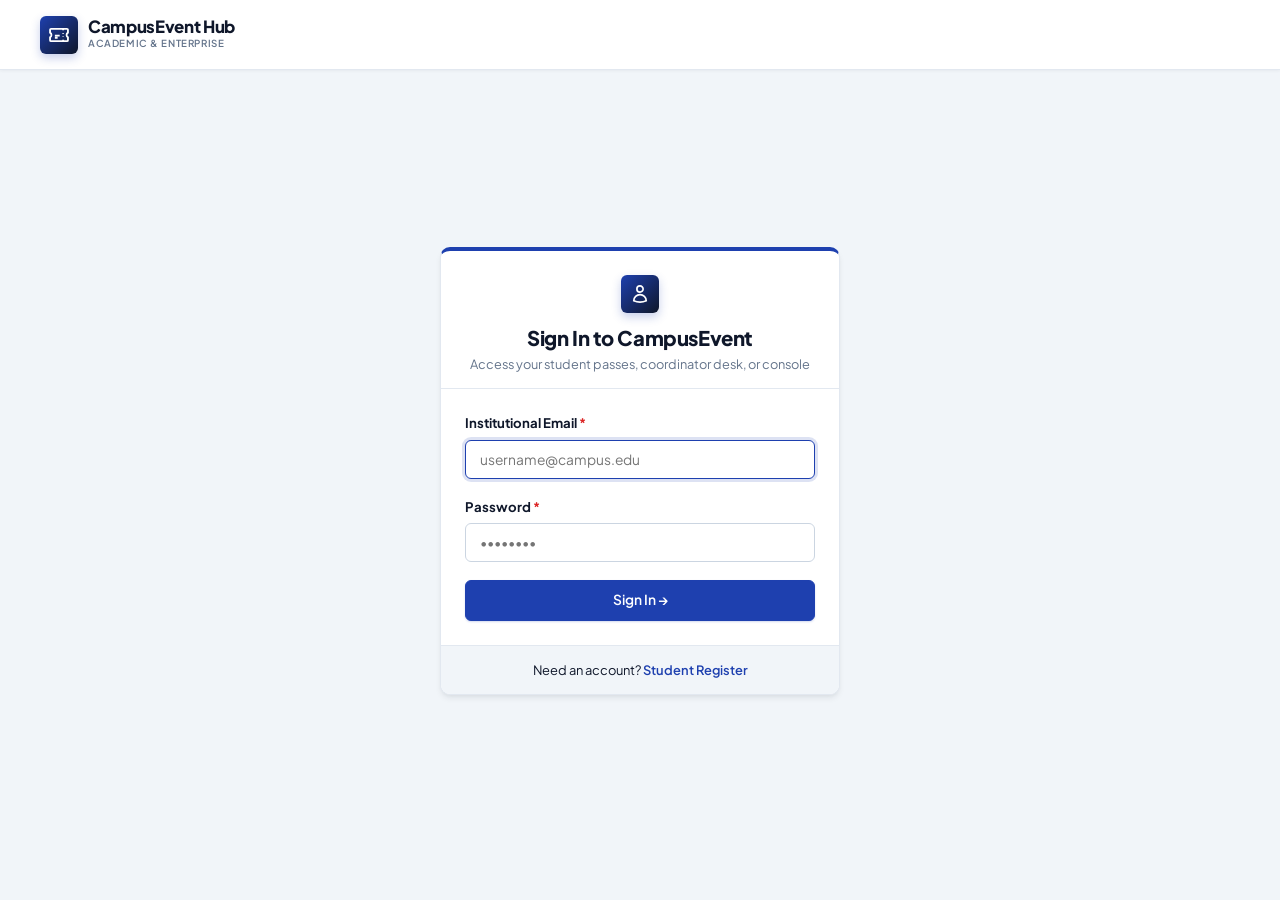
<file: html-version/login.html>
<!DOCTYPE html>
<html lang="en">
<head>
    <meta charset="UTF-8">
    <meta name="viewport" content="width=device-width, initial-scale=1.0">
    <title>Sign In — CampusEvent Hub</title>
    <link rel="stylesheet" href="assets/css/main.css">
</head>
<body style="background:#f1f5f9; min-height:100vh; display:flex; flex-direction:column;">

<header class="site-header">
    <div class="header-inner">
        <a href="index.html" class="brand-link">
            <div class="brand-logo-mark">
                <svg width="22" height="22" viewBox="0 0 24 24" fill="none" stroke="currentColor" stroke-width="2"><path d="M16.5 6v.75m0 3v.75m0 3v.75m0 3V18m-9-5.25h5.25M7.5 15h3M3.375 5.25c-.621 0-1.125.504-1.125 1.125v3.026a2.999 2.999 0 010 5.198v3.026c0 .621.504 1.125 1.125 1.125h17.25c.621 0 1.125-.504 1.125-1.125v-3.026a2.999 2.999 0 010-5.198V6.375c0-.621-.504-1.125-1.125-1.125H3.375z"/></svg>
            </div>
            <div class="brand-text">
                <span class="brand-name">CampusEvent Hub</span>
                <span class="brand-badge">Academic & Enterprise</span>
            </div>
        </a>
    </div>
</header>

<main class="main-content" style="display:flex; align-items:center; justify-content:center;">
    <div style="width:100%; max-width:440px; padding:20px;">
        
        <div class="card" style="box-shadow:var(--shadow-md); border-top:4px solid var(--primary);">
            <div class="card-header" style="text-align:center; display:block; padding:24px 24px 14px 24px;">
                <div class="brand-logo-mark" style="margin:0 auto 12px auto;">
                    <svg width="20" height="20" viewBox="0 0 24 24" fill="none" stroke="currentColor" stroke-width="2"><path d="M15.75 6a3.75 3.75 0 11-7.5 0 3.75 3.75 0 017.5 0zM4.501 20.118a7.5 7.5 0 0114.998 0A17.933 17.933 0 0112 21.75c-2.676 0-5.216-.584-7.499-1.632z"/></svg>
                </div>
                <h2 style="font-size:1.35rem; font-weight:800; margin-bottom:4px;">Sign In to CampusEvent</h2>
                <p style="font-size:0.85rem; color:var(--text-muted); margin:0;">Access your student passes, coordinator desk, or console</p>
            </div>

            <div class="card-body" style="padding:24px;">
                <form id="loginForm">
                    <div class="form-group">
                        <label class="form-label form-label-required">Institutional Email</label>
                        <input type="email" id="loginEmail" class="form-control" placeholder="username@campus.edu" required autofocus>
                    </div>

                    <div class="form-group">
                        <label class="form-label form-label-required">Password</label>
                        <input type="password" id="loginPassword" class="form-control" placeholder="••••••••" required>
                    </div>

                    <button type="submit" class="btn btn-primary btn-block" style="padding:11px; margin-top:8px;">
                        Sign In &rarr;
                    </button>
                </form>
            </div>

            <div class="card-footer" style="text-align:center; font-size:0.86rem;">
                Need an account? <a href="register.html" style="font-weight:600;">Student Register</a>
            </div>
        </div>

    </div>
</main>

<script src="assets/js/mock-db.js"></script>
<script>
document.getElementById('loginForm').addEventListener('submit', (e) => {
    e.preventDefault();
    const email = document.getElementById('loginEmail').value.trim();
    const pass = document.getElementById('loginPassword').value;

    if (!email || !pass) {
        alert('Please enter both email and password.');
        return;
    }

    if (email.toLowerCase().includes('admin')) {
        MockDB.setCurrentUser({ id: 1, name: 'Dr. Arthur Pendelton', email: email, role: 'admin' });
        window.location.href = 'admin-dashboard.html';
    } else if (email.toLowerCase().includes('coord') || email.toLowerCase().includes('marcus') || email.toLowerCase().includes('elena') || email.toLowerCase().includes('miller')) {
        const coords = MockDB.getCoordinators();
        const found = coords.find(c => c.email.toLowerCase() === email.toLowerCase()) || coords[0];
        if (found && found.status === 'suspended') {
            alert('Access Denied: Your Faculty Coordinator account has been suspended by the System Administrator.');
            return;
        }
        MockDB.setCurrentUser({
            id: found ? found.id : 2,
            name: found ? found.name : 'Prof. Elena Rostova',
            email: email,
            role: 'coordinator',
            department: found ? found.department : 'Computer Science & Engineering'
        });
        window.location.href = 'coordinator-dashboard.html';
    } else {
        MockDB.setCurrentUser({
            id: 4,
            name: 'Alexander Wright',
            email: email,
            role: 'student',
            student_id: 'STU-2024-8841',
            department: 'Computer Science & Engineering'
        });
        window.location.href = 'student-dashboard.html';
    }
});
</script>
</body>
</html>
</file>
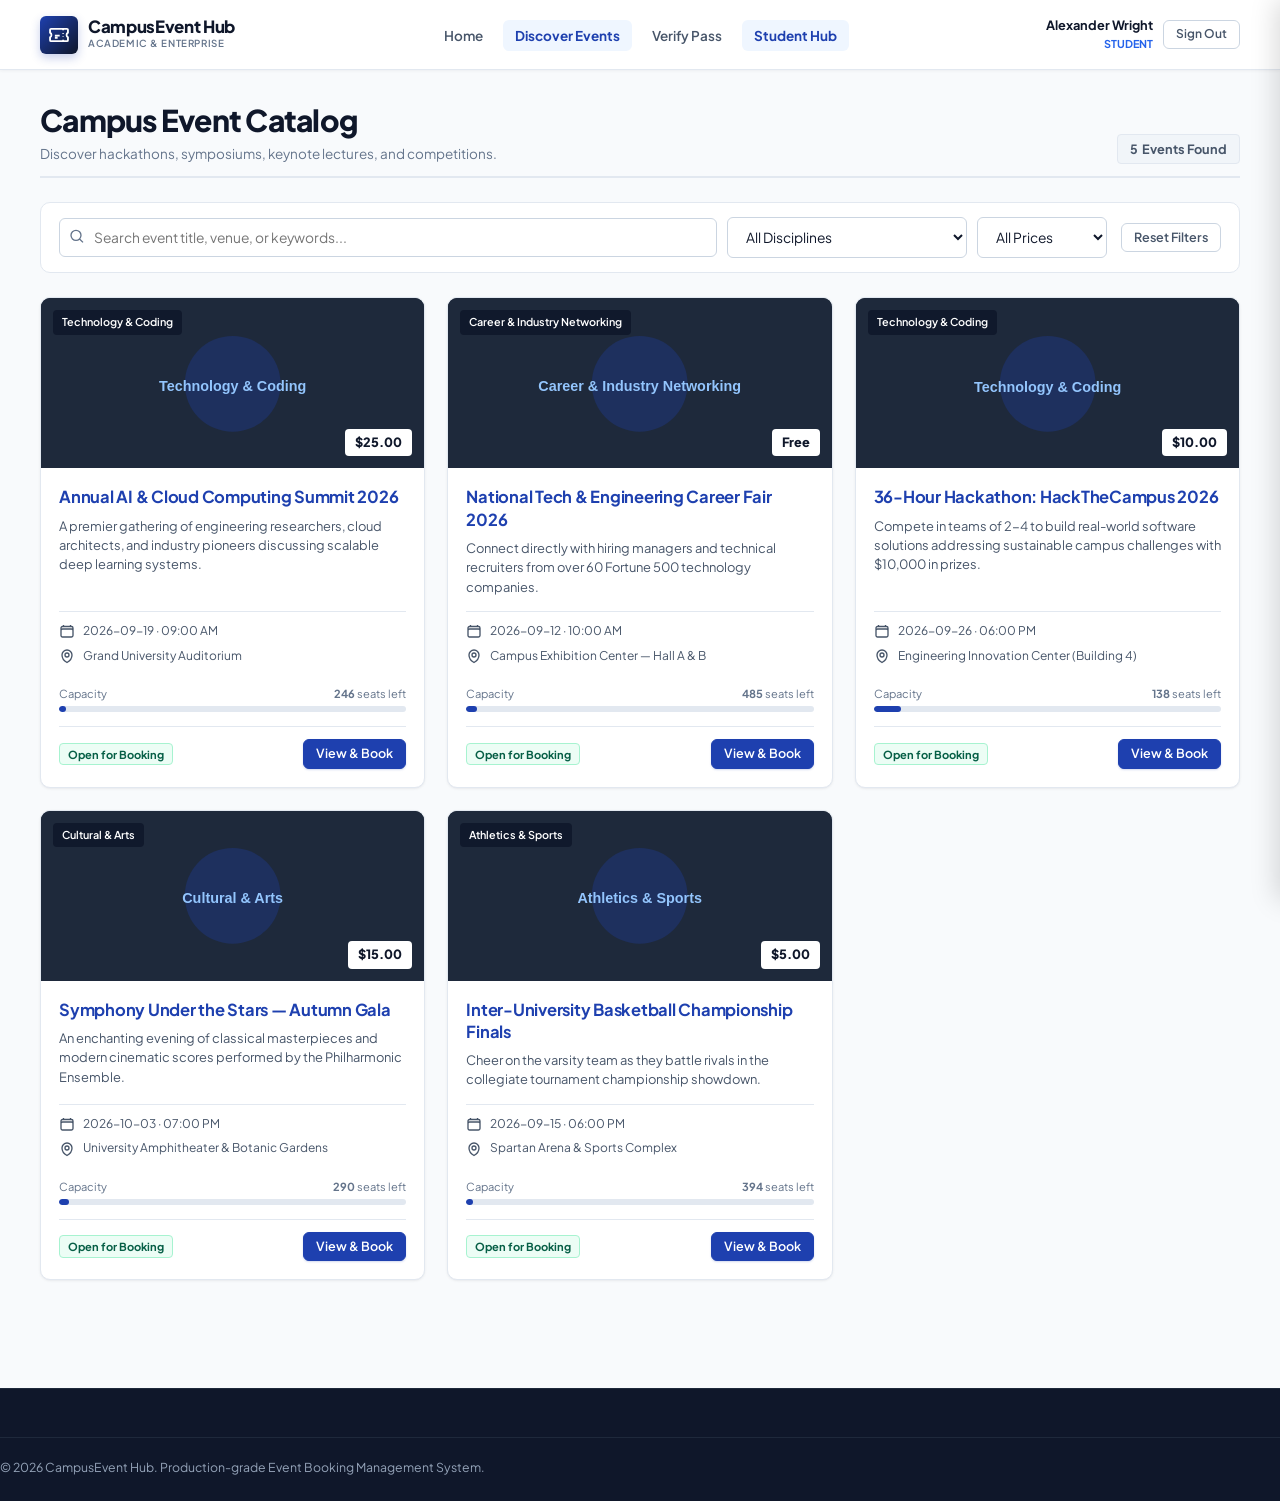
<file: html-version/payment.html>
<!DOCTYPE html>
<html lang="en">
<head>
    <meta charset="UTF-8">
    <meta name="viewport" content="width=device-width, initial-scale=1.0">
    <title>Payment Checkout — CampusEvent Hub</title>
    <link rel="stylesheet" href="assets/css/main.css">
</head>
<body>

<header class="site-header">
    <div class="header-inner">
        <a href="index.html" class="brand-link">
            <div class="brand-logo-mark">
                <svg width="22" height="22" viewBox="0 0 24 24" fill="none" stroke="currentColor" stroke-width="2"><path d="M16.5 6v.75m0 3v.75m0 3v.75m0 3V18m-9-5.25h5.25M7.5 15h3M3.375 5.25c-.621 0-1.125.504-1.125 1.125v3.026a2.999 2.999 0 010 5.198v3.026c0 .621.504 1.125 1.125 1.125h17.25c.621 0 1.125-.504 1.125-1.125v-3.026a2.999 2.999 0 010-5.198V6.375c0-.621-.504-1.125-1.125-1.125H3.375z"/></svg>
            </div>
            <div class="brand-text">
                <span class="brand-name">CampusEvent Hub</span>
                <span class="brand-badge">Academic & Enterprise</span>
            </div>
        </a>
    </div>
</header>

<main class="main-content" style="background:#f1f5f9; padding:36px 0 60px 0;">
    <div class="container" style="max-width:860px;">

        <!-- Step Indicator -->
        <div class="step-indicator-bar" style="display:flex; align-items:center; justify-content:space-between; margin-bottom:28px; background:#ffffff; padding:16px 20px; border-radius:var(--radius-md); border:1px solid var(--border-subtle); flex-wrap:wrap; gap:12px;">
            <div style="display:flex; align-items:center; gap:10px; color:#059669; font-weight:600;">
                <span style="width:28px; height:28px; background:#ecfdf5; color:#059669; border-radius:50%; display:flex; align-items:center; justify-content:center; font-size:0.85rem; flex-shrink:0;">✓</span>
                <span>Attendee Information</span>
            </div>
            <div class="step-arrow" style="color:var(--text-muted);">&rarr;</div>
            <div style="display:flex; align-items:center; gap:10px; color:var(--primary); font-weight:700;">
                <span style="width:28px; height:28px; background:var(--primary); color:#fff; border-radius:50%; display:flex; align-items:center; justify-content:center; font-size:0.85rem; flex-shrink:0;">2</span>
                <span>Payment & Verification</span>
            </div>
            <div class="step-arrow" style="color:var(--text-muted);">&rarr;</div>
            <div style="display:flex; align-items:center; gap:10px; color:var(--text-muted); font-weight:600;">
                <span style="width:28px; height:28px; background:var(--bg-hover); color:var(--text-muted); border-radius:50%; display:flex; align-items:center; justify-content:center; font-size:0.85rem; flex-shrink:0;">3</span>
                <span>Digital Pass Ready</span>
            </div>
        </div>

        <div class="checkout-grid">
            
            <div>
                <div class="card" style="margin-bottom:24px;">
                    <div class="card-header">
                        <h3 class="card-title">Select Payment Channel</h3>
                    </div>
                    <div class="card-body">
                        
                        <div style="background:#eff6ff; border:1px solid #bfdbfe; border-radius:var(--radius-sm); padding:12px 16px; font-size:0.84rem; color:#1e40af; margin-bottom:20px;">
                            <strong>Academic Demo Payment Gateway:</strong> Transaction will be verified and authorized in demo mode.
                        </div>

                        <form id="paymentForm">
                            <div class="form-group">
                                <div style="display:grid; grid-template-columns: repeat(auto-fit, minmax(110px, 1fr)); gap:10px; margin-bottom:18px;">
                                    <label style="border:1px solid var(--border-strong); border-radius:var(--radius-sm); padding:12px; text-align:center; cursor:pointer; background:#fff; display:block;">
                                        <input type="radio" name="pay_channel" value="card" checked style="margin-bottom:6px;">
                                        <div style="font-weight:700; font-size:0.85rem;">Credit Card</div>
                                        <div style="font-size:0.72rem; color:var(--text-muted);">Visa, MC</div>
                                    </label>
                                    <label style="border:1px solid var(--border-strong); border-radius:var(--radius-sm); padding:12px; text-align:center; cursor:pointer; background:#fff; display:block;">
                                        <input type="radio" name="pay_channel" value="upi" style="margin-bottom:6px;">
                                        <div style="font-weight:700; font-size:0.85rem;">UPI FastPay</div>
                                        <div style="font-size:0.72rem; color:var(--text-muted);">Instant VPA</div>
                                    </label>
                                    <label style="border:1px solid var(--border-strong); border-radius:var(--radius-sm); padding:12px; text-align:center; cursor:pointer; background:#fff; display:block;">
                                        <input type="radio" name="pay_channel" value="netbanking" style="margin-bottom:6px;">
                                        <div style="font-weight:700; font-size:0.85rem;">Net Banking</div>
                                        <div style="font-size:0.72rem; color:var(--text-muted);">Campus Banks</div>
                                    </label>
                                </div>
                            </div>

                            <div class="form-group">
                                <label class="form-label">Cardholder Name</label>
                                <input type="text" class="form-control" value="Alexander Wright" required>
                            </div>

                            <div class="form-group">
                                <label class="form-label">Card Number</label>
                                <input type="text" class="form-control num-tabular" value="4242 •••• •••• 4242" required>
                            </div>

                            <div class="form-row">
                                <div class="form-group">
                                    <label class="form-label">Expiration</label>
                                    <input type="text" class="form-control num-tabular" value="12/28" required>
                                </div>
                                <div class="form-group">
                                    <label class="form-label">CVV</label>
                                    <input type="password" class="form-control num-tabular" value="882" required>
                                </div>
                            </div>

                            <button type="submit" class="btn btn-primary btn-lg btn-block" style="padding:12px;" id="payBtn">
                                Authorize & Complete Payment &rarr;
                            </button>
                        </form>

                    </div>
                </div>
            </div>

            <!-- Order Review -->
            <div style="position:sticky; top:90px;">
                <div class="card" style="border-top:4px solid var(--primary);">
                    <div class="card-header">
                        <h3 class="card-title">Order Review</h3>
                    </div>
                    <div class="card-body">
                        <div style="font-weight:700; color:var(--text-primary); margin-bottom:4px;" id="payEventTitle">
                            Event Title
                        </div>
                        <div style="font-size:0.82rem; color:var(--text-secondary); margin-bottom:16px;" id="payEventSchedule">
                            Schedule
                        </div>

                        <div style="display:flex; justify-content:space-between; margin-bottom:10px; font-size:0.88rem;">
                            <span style="color:var(--text-secondary);">Pass Quantity:</span>
                            <span style="font-weight:700;" id="payQty">1 Ticket</span>
                        </div>

                        <div style="height:1px; background:var(--border-subtle); margin:14px 0;"></div>

                        <div style="display:flex; justify-content:space-between; align-items:baseline;">
                            <span style="font-size:1.05rem; font-weight:800; color:var(--text-primary);">Total Due:</span>
                            <span style="font-size:1.5rem; font-weight:800; color:var(--primary-900);" id="payTotal">$0.00</span>
                        </div>
                    </div>
                </div>
            </div>

        </div>

    </div>
</main>

<script src="assets/js/mock-db.js"></script>
<script>
document.addEventListener('DOMContentLoaded', () => {
    MockDB.renderHeaderNav('events');
    const raw = sessionStorage.getItem('ceh_pending_booking');
    if (!raw) {
        window.location.href = 'events.html';
        return;
    }
    const pending = JSON.parse(raw);
    const event = MockDB.getEventById(pending.event_id) || MockDB.getEvents()[0];

    document.getElementById('payEventTitle').textContent = event.title;
    document.getElementById('payEventSchedule').textContent = `${event.event_date} · ${event.venue}`;
    document.getElementById('payQty').textContent = `${pending.quantity} Pass(es)`;
    document.getElementById('payTotal').textContent = '$' + pending.total_amount.toFixed(2);
    document.getElementById('payBtn').textContent = `Authorize & Pay $${pending.total_amount.toFixed(2)}`;

    document.getElementById('paymentForm').addEventListener('submit', (e) => {
        e.preventDefault();
        const created = MockDB.createBooking(pending);
        sessionStorage.removeItem('ceh_pending_booking');
        window.location.href = `confirmation.html?ref=${created.booking_reference}`;
    });
});
</script>
</body>
</html>
</file>
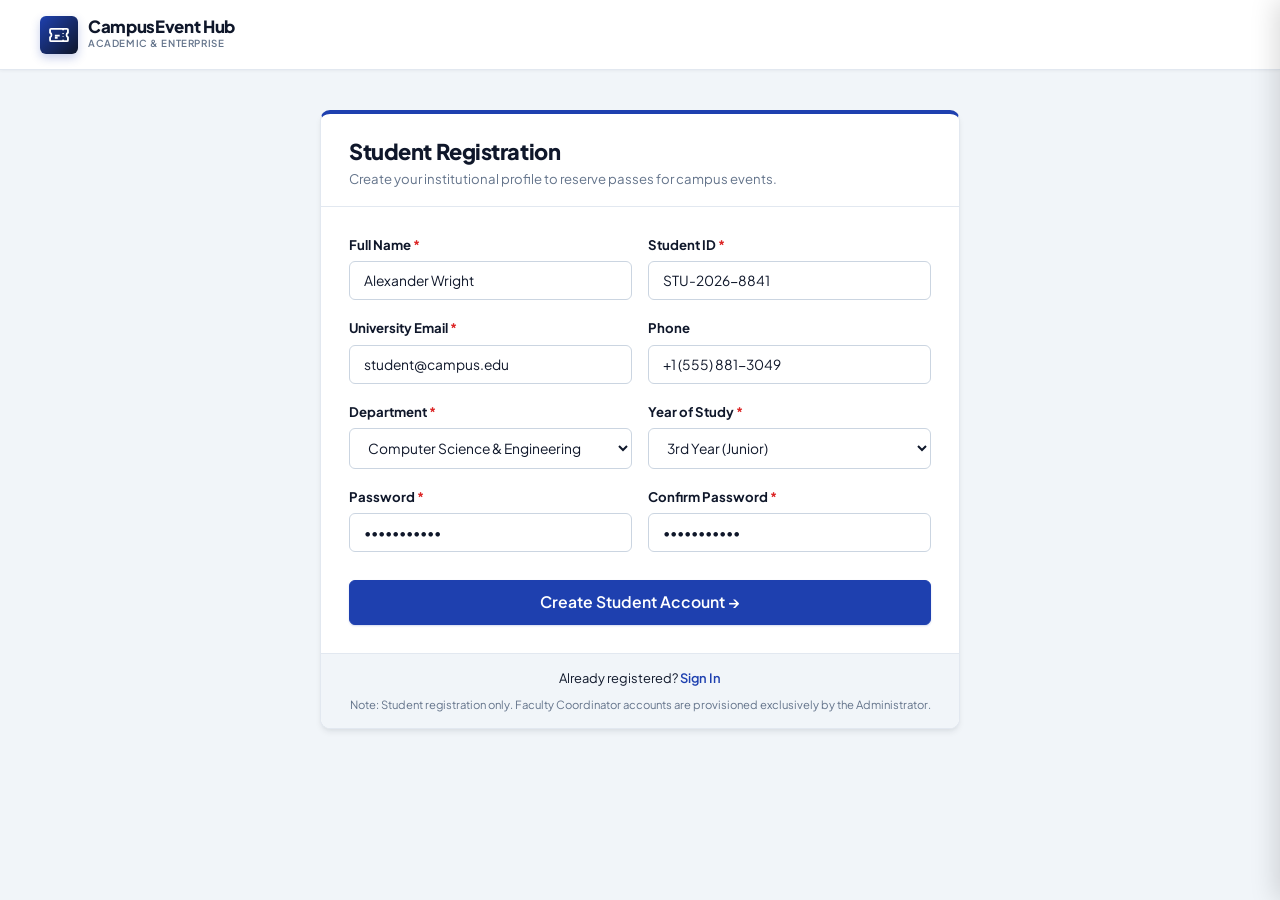
<file: html-version/register.html>
<!DOCTYPE html>
<html lang="en">
<head>
    <meta charset="UTF-8">
    <meta name="viewport" content="width=device-width, initial-scale=1.0">
    <title>Student Registration — CampusEvent Hub</title>
    <link rel="stylesheet" href="assets/css/main.css">
</head>
<body style="background:#f1f5f9; min-height:100vh; display:flex; flex-direction:column;">

<header class="site-header">
    <div class="header-inner">
        <a href="index.html" class="brand-link">
            <div class="brand-logo-mark">
                <svg width="22" height="22" viewBox="0 0 24 24" fill="none" stroke="currentColor" stroke-width="2"><path d="M16.5 6v.75m0 3v.75m0 3v.75m0 3V18m-9-5.25h5.25M7.5 15h3M3.375 5.25c-.621 0-1.125.504-1.125 1.125v3.026a2.999 2.999 0 010 5.198v3.026c0 .621.504 1.125 1.125 1.125h17.25c.621 0 1.125-.504 1.125-1.125v-3.026a2.999 2.999 0 010-5.198V6.375c0-.621-.504-1.125-1.125-1.125H3.375z"/></svg>
            </div>
            <div class="brand-text">
                <span class="brand-name">CampusEvent Hub</span>
                <span class="brand-badge">Academic & Enterprise</span>
            </div>
        </a>
    </div>
</header>

<main class="main-content" style="padding:40px 0 70px 0;">
    <div class="container" style="max-width:680px;">
        
        <div class="card" style="box-shadow:var(--shadow-md); border-top:4px solid var(--primary);">
            <div class="card-header" style="display:block; padding:24px 28px 16px 28px;">
                <h2 style="font-size:1.45rem; font-weight:800; margin-bottom:4px;">Student Registration</h2>
                <p style="font-size:0.88rem; color:var(--text-muted); margin:0;">Create your institutional profile to reserve passes for campus events.</p>
            </div>

            <div class="card-body" style="padding:28px;">
                <form id="regForm">
                    <div class="form-row">
                        <div class="form-group">
                            <label class="form-label form-label-required">Full Name</label>
                            <input type="text" id="regName" class="form-control" value="Alexander Wright" required>
                        </div>
                        <div class="form-group">
                            <label class="form-label form-label-required">Student ID</label>
                            <input type="text" id="regId" class="form-control" value="STU-2026-8841" required>
                        </div>
                    </div>

                    <div class="form-row">
                        <div class="form-group">
                            <label class="form-label form-label-required">University Email</label>
                            <input type="email" id="regEmail" class="form-control" value="student@campus.edu" required>
                        </div>
                        <div class="form-group">
                            <label class="form-label">Phone</label>
                            <input type="text" class="form-control" value="+1 (555) 881-3049">
                        </div>
                    </div>

                    <div class="form-row">
                        <div class="form-group">
                            <label class="form-label form-label-required">Department</label>
                            <select id="regDept" class="form-select" required>
                                <option value="Computer Science & Engineering" selected>Computer Science & Engineering</option>
                                <option value="Electrical Engineering">Electrical Engineering</option>
                                <option value="Business Administration">Business Administration</option>
                            </select>
                        </div>
                        <div class="form-group">
                            <label class="form-label form-label-required">Year of Study</label>
                            <select class="form-select" required>
                                <option value="3rd Year" selected>3rd Year (Junior)</option>
                                <option value="1st Year">1st Year (Freshman)</option>
                                <option value="2nd Year">2nd Year (Sophomore)</option>
                                <option value="4th Year">4th Year (Senior)</option>
                            </select>
                        </div>
                    </div>

                    <div class="form-row">
                        <div class="form-group">
                            <label class="form-label form-label-required">Password</label>
                            <input type="password" class="form-control" value="Student@123" required>
                        </div>
                        <div class="form-group">
                            <label class="form-label form-label-required">Confirm Password</label>
                            <input type="password" class="form-control" value="Student@123" required>
                        </div>
                    </div>

                    <button type="submit" class="btn btn-primary btn-lg btn-block" style="margin-top:10px;">
                        Create Student Account &rarr;
                    </button>
                </form>
            </div>

            <div class="card-footer" style="text-align:center; font-size:0.86rem;">
                Already registered? <a href="login.html" style="font-weight:600;">Sign In</a>
                <div style="font-size:0.75rem; color:var(--text-muted); margin-top:8px;">
                    Note: Student registration only. Faculty Coordinator accounts are provisioned exclusively by the Administrator.
                </div>
            </div>
        </div>

    </div>
</main>

<script src="assets/js/mock-db.js"></script>
<script>
document.addEventListener('DOMContentLoaded', () => {
    MockDB.renderHeaderNav('');
});

document.getElementById('regForm').addEventListener('submit', (e) => {
    e.preventDefault();
    const user = {
        id: Date.now(),
        name: document.getElementById('regName').value,
        email: document.getElementById('regEmail').value,
        role: 'student',
        student_id: document.getElementById('regId').value,
        department: document.getElementById('regDept').value
    };
    MockDB.setCurrentUser(user);
    window.location.href = 'student-dashboard.html';
});
</script>
</body>
</html>
</file>
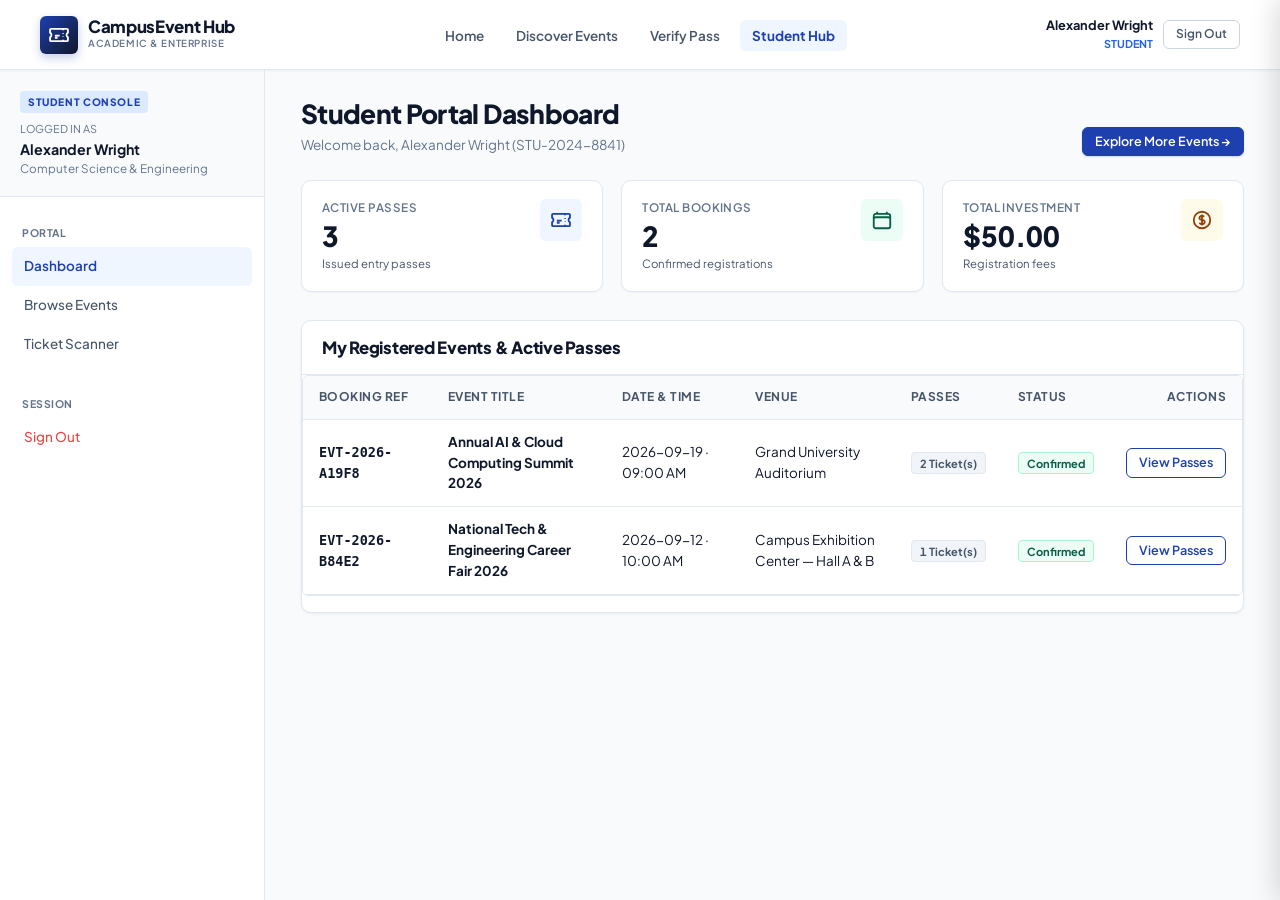
<file: html-version/student-dashboard.html>
<!DOCTYPE html>
<html lang="en">
<head>
    <meta charset="UTF-8">
    <meta name="viewport" content="width=device-width, initial-scale=1.0">
    <title>Student Portal — CampusEvent Hub</title>
    <link rel="stylesheet" href="assets/css/main.css">
    <link rel="stylesheet" href="assets/css/dashboard.css">
</head>
<body>

<header class="site-header">
    <div class="header-inner">
        <a href="index.html" class="brand-link">
            <div class="brand-logo-mark">
                <svg width="22" height="22" viewBox="0 0 24 24" fill="none" stroke="currentColor" stroke-width="2"><path d="M16.5 6v.75m0 3v.75m0 3v.75m0 3V18m-9-5.25h5.25M7.5 15h3M3.375 5.25c-.621 0-1.125.504-1.125 1.125v3.026a2.999 2.999 0 010 5.198v3.026c0 .621.504 1.125 1.125 1.125h17.25c.621 0 1.125-.504 1.125-1.125v-3.026a2.999 2.999 0 010-5.198V6.375c0-.621-.504-1.125-1.125-1.125H3.375z"/></svg>
            </div>
            <div class="brand-text">
                <span class="brand-name">CampusEvent Hub</span>
                <span class="brand-badge">Academic & Enterprise</span>
            </div>
        </a>
        <nav class="main-nav">
            <ul class="nav-list">
                <!-- Dynamically populated by MockDB -->
            </ul>
        </nav>
        <div class="header-actions">
            <!-- Dynamically populated by MockDB -->
        </div>
    </div>
</header>

<div class="dashboard-layout">
    
    <aside class="dashboard-sidebar">
        <div class="sidebar-brand-badge">
            <div class="sidebar-role-tag role-tag-student">STUDENT CONSOLE</div>
            <div class="sidebar-user-summary">
                <span class="user-greeting">Logged in as</span>
                <span class="user-name-full" id="sidebarUserName">Alexander Wright</span>
                <span class="user-dept-sub" id="sidebarUserDept">Computer Science & Engineering</span>
            </div>
        </div>

        <nav class="sidebar-nav">
            <div class="nav-section-label">Portal</div>
            <ul class="sidebar-menu">
                <li><a href="student-dashboard.html" class="sidebar-link active"><span class="sb-text">Dashboard</span></a></li>
                <li><a href="events.html" class="sidebar-link"><span class="sb-text">Browse Events</span></a></li>
                <li><a href="verify-ticket.html" class="sidebar-link"><span class="sb-text">Ticket Scanner</span></a></li>
            </ul>
            <div class="nav-section-label" style="margin-top:20px;">Session</div>
            <ul class="sidebar-menu">
                <li><a href="javascript:void(0)" onclick="MockDB.logout()" class="sidebar-link" style="color:#ef4444;"><span class="sb-text">Sign Out</span></a></li>
            </ul>
        </nav>
    </aside>

    <main class="dashboard-workspace">
        <div class="dashboard-page-header">
            <div class="dashboard-header-title">
                <h1>Student Portal Dashboard</h1>
                <p id="welcomeGreeting">Welcome back, Alexander Wright</p>
            </div>
            <div class="dashboard-header-actions">
                <a href="events.html" class="btn btn-primary btn-sm">Explore More Events &rarr;</a>
            </div>
        </div>

        <div class="metrics-grid">
            <div class="metric-card">
                <div class="metric-info">
                    <span class="metric-label">Active Passes</span>
                    <span class="metric-value num-tabular" id="activePassCount">3</span>
                    <span class="metric-sub">Issued entry passes</span>
                </div>
                <div class="metric-icon-box metric-icon-blue">
                    <svg width="22" height="22" viewBox="0 0 24 24" fill="none" stroke="currentColor" stroke-width="2"><path d="M16.5 6v.75m0 3v.75m0 3v.75m0 3V18m-9-5.25h5.25M7.5 15h3M3.375 5.25c-.621 0-1.125.504-1.125 1.125v3.026a2.999 2.999 0 010 5.198v3.026c0 .621.504 1.125 1.125 1.125h17.25c.621 0 1.125-.504 1.125-1.125v-3.026a2.999 2.999 0 010-5.198V6.375c0-.621-.504-1.125-1.125-1.125H3.375z"/></svg>
                </div>
            </div>

            <div class="metric-card">
                <div class="metric-info">
                    <span class="metric-label">Total Bookings</span>
                    <span class="metric-value num-tabular" id="totalBookingsCount">2</span>
                    <span class="metric-sub">Confirmed registrations</span>
                </div>
                <div class="metric-icon-box metric-icon-green">
                    <svg width="22" height="22" viewBox="0 0 24 24" fill="none" stroke="currentColor" stroke-width="2"><path d="M6.75 3v2.25M17.25 3v2.25M3 18.75V7.5a2.25 2.25 0 012.25-2.25h13.5A2.25 2.25 0 0121 7.5v11.25m-18 0A2.25 2.25 0 005.25 21h13.5A2.25 2.25 0 0021 18.75m-18 0v-7.5A2.25 2.25 0 015.25 9h13.5A2.25 2.25 0 0121 11.25v7.5"/></svg>
                </div>
            </div>

            <div class="metric-card">
                <div class="metric-info">
                    <span class="metric-label">Total Investment</span>
                    <span class="metric-value num-tabular" id="totalSpent">$50.00</span>
                    <span class="metric-sub">Registration fees</span>
                </div>
                <div class="metric-icon-box metric-icon-amber">
                    <svg width="22" height="22" viewBox="0 0 24 24" fill="none" stroke="currentColor" stroke-width="2"><path d="M12 6v12m-3-2.818l.879.659c1.171.879 3.07.879 4.242 0 1.172-.879 1.172-2.303 0-3.182C13.536 12.219 12.768 12 12 12c-.725 0-1.45-.22-2.003-.659-1.106-.879-1.106-2.303 0-3.182s2.9-.879 4.006 0l.415.33M21 12a9 9 0 11-18 0 9 9 0 0118 0z"/></svg>
                </div>
            </div>
        </div>

        <div class="card" style="margin-bottom:28px;">
            <div class="card-header">
                <h3 class="card-title">My Registered Events & Active Passes</h3>
            </div>
            <div class="card-body" style="padding:0;">
                <div class="table-responsive">
                    <table class="table">
                        <thead>
                            <tr>
                                <th>Booking Ref</th>
                                <th>Event Title</th>
                                <th>Date & Time</th>
                                <th>Venue</th>
                                <th>Passes</th>
                                <th>Status</th>
                                <th style="text-align:right;">Actions</th>
                            </tr>
                        </thead>
                        <tbody id="studentBookingsTable">
                            <!-- Populated -->
                        </tbody>
                    </table>
                </div>
            </div>
        </div>

    </main>
</div>

<script src="assets/js/mock-db.js"></script>
<script>
// RBAC Check — Must be logged in as student or admin
MockDB.requireRole(['student', 'admin']);

document.addEventListener('DOMContentLoaded', () => {
    MockDB.renderHeaderNav('student');

    const user = MockDB.getCurrentUser();
    const bookings = MockDB.getBookings();

    if (user) {
        document.getElementById('sidebarUserName').textContent = user.name;
        document.getElementById('sidebarUserDept').textContent = user.department || 'Campus';
        document.getElementById('welcomeGreeting').textContent = `Welcome back, ${user.name} (${user.student_id || 'STU-2024-8841'})`;
    }

    let passCount = 0;
    let totalSpend = 0;
    bookings.forEach(b => {
        if (b.status === 'confirmed') {
            passCount += b.attendees.length;
            totalSpend += b.total_amount;
        }
    });

    document.getElementById('activePassCount').textContent = passCount;
    document.getElementById('totalBookingsCount').textContent = bookings.length;
    document.getElementById('totalSpent').textContent = '$' + totalSpend.toFixed(2);

    const tbody = document.getElementById('studentBookingsTable');
    tbody.innerHTML = bookings.map(b => `
        <tr>
            <td><code style="font-weight:700; color:var(--primary-900);">${b.booking_reference}</code></td>
            <td><strong>${b.event_title}</strong></td>
            <td>${b.event_date} · ${b.event_time || '09:00 AM'}</td>
            <td>${b.venue}</td>
            <td><span class="badge badge-neutral">${b.quantity} Ticket(s)</span></td>
            <td>
                <span class="badge ${b.status === 'confirmed' ? 'badge-success' : 'badge-danger'}">
                    ${b.status === 'confirmed' ? 'Confirmed' : 'Cancelled'}
                </span>
            </td>
            <td style="text-align:right;">
                <a href="confirmation.html?ref=${b.booking_reference}" class="btn btn-outline-primary btn-sm">
                    View Passes
                </a>
            </td>
        </tr>
    `).join('');
});
</script>
</body>
</html>
</file>
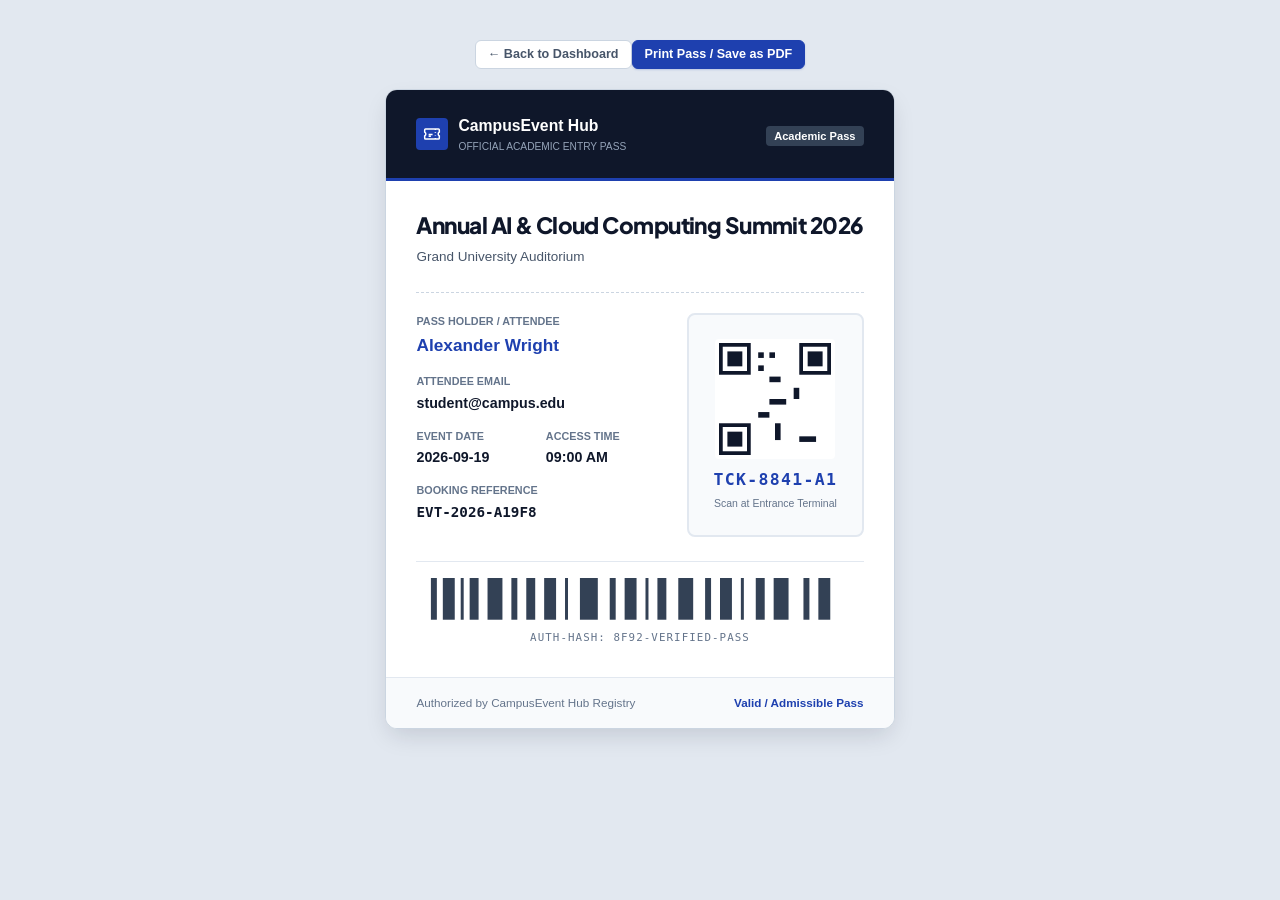
<file: html-version/ticket-view.html>
<!DOCTYPE html>
<html lang="en">
<head>
    <meta charset="UTF-8">
    <meta name="viewport" content="width=device-width, initial-scale=1.0">
    <title>Official Digital Pass — CampusEvent Hub</title>
    <link rel="stylesheet" href="assets/css/main.css">
    <style>
        body { background: #e2e8f0; padding: 40px 20px; font-family: -apple-system, BlinkMacSystemFont, "Segoe UI", Roboto, sans-serif; }
        .ticket-wrapper { max-width: 680px; margin: 0 auto; background: #fff; border-radius: 12px; overflow: hidden; box-shadow: 0 10px 25px -5px rgba(15, 23, 42, 0.15); border: 1px solid #cbd5e1; }
        .ticket-header { background: #0f172a; color: #fff; padding: 24px 30px; border-bottom: 3px solid #1e40af; display: flex; justify-content: space-between; align-items: center; }
        .ticket-body { padding: 30px; }
        .ticket-event-title { font-size: 1.5rem; font-weight: 800; color: #0f172a; line-height: 1.25; margin-bottom: 8px; }
        .ticket-grid { display: grid; grid-template-columns: 1.4fr 1fr; gap: 24px; margin-top: 24px; padding-top: 20px; border-top: 1px dashed #cbd5e1; }
        .ticket-meta-label { font-size: 0.72rem; text-transform: uppercase; color: #64748b; font-weight: 700; margin-bottom: 2px; }
        .ticket-meta-val { font-size: 0.95rem; font-weight: 700; color: #0f172a; margin-bottom: 14px; }
        .ticket-qr-box { background: #f8fafc; border: 2px solid #e2e8f0; border-radius: 8px; padding: 16px; text-align: center; display: flex; flex-direction: column; align-items: center; justify-content: center; }
        .ticket-code-badge { font-family: monospace; font-size: 1.1rem; font-weight: 800; color: #1e40af; letter-spacing: 0.08em; margin-top: 8px; }
        .ticket-footer { background: #f8fafc; padding: 16px 30px; border-top: 1px solid #e2e8f0; font-size: 0.78rem; color: #64748b; display: flex; justify-content: space-between; align-items: center; }
        .print-toolbar { max-width: 680px; margin: 0 auto 20px auto; display: flex; justify-content: space-between; align-items: center; }
        @media (max-width: 640px) {
            body { padding: 16px 12px; }
            .ticket-header { padding: 16px; flex-direction: column; align-items: flex-start; gap: 10px; }
            .ticket-body { padding: 18px 16px; }
            .ticket-grid { grid-template-columns: 1fr; gap: 18px; }
            .ticket-footer { padding: 12px 16px; flex-direction: column; gap: 8px; text-align: center; }
            .print-toolbar { flex-direction: column; gap: 10px; align-items: stretch; }
            .print-toolbar .btn { width: 100%; justify-content: center; }
        }
        @media print {
            body { background: #fff; padding: 0; }
            .print-toolbar { display: none !important; }
            .ticket-wrapper { box-shadow: none; border: 1px solid #000; }
        }
    </style>
</head>
<body>

<div class="print-toolbar">
    <a href="student-dashboard.html" class="btn btn-outline-secondary btn-sm">&larr; Back to Dashboard</a>
    <button type="button" class="btn btn-primary btn-sm" onclick="window.print()">
        Print Pass / Save as PDF
    </button>
</div>

<div class="ticket-wrapper" id="ticketWrapper">
    <!-- Dynamically loaded -->
</div>

<script src="assets/js/mock-db.js"></script>
<script>
document.addEventListener('DOMContentLoaded', () => {
    const params = new URLSearchParams(window.location.search);
    const code = params.get('code') || 'TCK-8841-A1';
    const ref = params.get('ref');

    const bookings = MockDB.getBookings();
    let foundBooking = null;
    let foundAttendee = null;

    for (const b of bookings) {
        const att = b.attendees.find(a => a.ticket_code === code);
        if (att) {
            foundBooking = b;
            foundAttendee = att;
            break;
        }
    }

    if (!foundBooking) {
        foundBooking = bookings[0];
        foundAttendee = foundBooking.attendees[0];
    }

    document.title = `Pass: ${foundAttendee.ticket_code} — CampusEvent Hub`;

    const wrapper = document.getElementById('ticketWrapper');
    wrapper.innerHTML = `
        <div class="ticket-header">
            <div style="display:flex; align-items:center; gap:10px;">
                <div style="width:32px; height:32px; background:#1e40af; border-radius:4px; display:flex; align-items:center; justify-content:center; color:#fff;">
                    <svg width="18" height="18" viewBox="0 0 24 24" fill="none" stroke="currentColor" stroke-width="2"><path d="M16.5 6v.75m0 3v.75m0 3v.75m0 3V18m-9-5.25h5.25M7.5 15h3M3.375 5.25c-.621 0-1.125.504-1.125 1.125v3.026a2.999 2.999 0 010 5.198v3.026c0 .621.504 1.125 1.125 1.125h17.25c.621 0 1.125-.504 1.125-1.125v-3.026a2.999 2.999 0 010-5.198V6.375c0-.621-.504-1.125-1.125-1.125H3.375z"/></svg>
                </div>
                <div>
                    <div style="font-weight:800; font-size:1.05rem;">CampusEvent Hub</div>
                    <div style="font-size:0.68rem; color:#94a3b8; text-transform:uppercase;">Official Academic Entry Pass</div>
                </div>
            </div>
            <div>
                <span class="badge badge-secondary">Academic Pass</span>
            </div>
        </div>

        <div class="ticket-body">
            <h1 class="ticket-event-title">${foundBooking.event_title}</h1>
            <div style="font-size:0.9rem; color:#475569;">
                ${foundBooking.venue}
            </div>

            <div class="ticket-grid">
                <div>
                    <div class="ticket-meta-label">Pass Holder / Attendee</div>
                    <div class="ticket-meta-val" style="font-size:1.15rem; color:#1e40af;">${foundAttendee.attendee_name}</div>

                    <div class="ticket-meta-label">Attendee Email</div>
                    <div class="ticket-meta-val">${foundAttendee.attendee_email}</div>

                    <div style="display:grid; grid-template-columns: 1fr 1fr; gap:12px;">
                        <div>
                            <div class="ticket-meta-label">Event Date</div>
                            <div class="ticket-meta-val">${foundBooking.event_date}</div>
                        </div>
                        <div>
                            <div class="ticket-meta-label">Access Time</div>
                            <div class="ticket-meta-val">${foundBooking.event_time || '09:00 AM'}</div>
                        </div>
                    </div>

                    <div class="ticket-meta-label">Booking Reference</div>
                    <div class="ticket-meta-val" style="font-family:monospace;">${foundBooking.booking_reference}</div>
                </div>

                <div class="ticket-qr-box">
                    <svg width="120" height="120" viewBox="0 0 120 120" style="background:#ffffff; border-radius:4px; padding:4px;">
                        <rect x="0" y="0" width="34" height="34" fill="#0f172a" />
                        <rect x="4" y="4" width="26" height="26" fill="#ffffff" />
                        <rect x="9" y="9" width="16" height="16" fill="#0f172a" />

                        <rect x="86" y="0" width="34" height="34" fill="#0f172a" />
                        <rect x="90" y="4" width="26" height="26" fill="#ffffff" />
                        <rect x="95" y="9" width="16" height="16" fill="#0f172a" />

                        <rect x="0" y="86" width="34" height="34" fill="#0f172a" />
                        <rect x="4" y="90" width="26" height="26" fill="#ffffff" />
                        <rect x="9" y="95" width="16" height="16" fill="#0f172a" />

                        <rect x="42" y="10" width="6" height="6" fill="#0f172a" />
                        <rect x="54" y="10" width="6" height="6" fill="#0f172a" />
                        <rect x="42" y="24" width="6" height="6" fill="#0f172a" />
                        <rect x="54" y="36" width="12" height="6" fill="#0f172a" />
                        <rect x="54" y="60" width="18" height="6" fill="#0f172a" />
                        <rect x="80" y="48" width="6" height="12" fill="#0f172a" />
                        <rect x="42" y="74" width="12" height="6" fill="#0f172a" />
                        <rect x="60" y="86" width="6" height="18" fill="#0f172a" />
                        <rect x="86" y="100" width="18" height="6" fill="#0f172a" />
                    </svg>
                    <div class="ticket-code-badge">${foundAttendee.ticket_code}</div>
                    <div style="font-size:0.7rem; color:#64748b; margin-top:2px;">Scan at Entrance Terminal</div>
                </div>
            </div>

            <div style="margin-top:24px; padding-top:16px; border-top:1px solid #e2e8f0; text-align:center;">
                <svg width="100%" height="28" viewBox="0 0 300 28" preserveAspectRatio="none">
                    <rect x="10" width="4" height="28" fill="#334155"/>
                    <rect x="18" width="8" height="28" fill="#334155"/>
                    <rect x="30" width="2" height="28" fill="#334155"/>
                    <rect x="36" width="6" height="28" fill="#334155"/>
                    <rect x="48" width="10" height="28" fill="#334155"/>
                    <rect x="64" width="4" height="28" fill="#334155"/>
                    <rect x="74" width="6" height="28" fill="#334155"/>
                    <rect x="86" width="8" height="28" fill="#334155"/>
                    <rect x="100" width="2" height="28" fill="#334155"/>
                    <rect x="110" width="12" height="28" fill="#334155"/>
                    <rect x="130" width="4" height="28" fill="#334155"/>
                    <rect x="140" width="8" height="28" fill="#334155"/>
                    <rect x="154" width="2" height="28" fill="#334155"/>
                    <rect x="162" width="6" height="28" fill="#334155"/>
                    <rect x="176" width="10" height="28" fill="#334155"/>
                    <rect x="194" width="4" height="28" fill="#334155"/>
                    <rect x="204" width="8" height="28" fill="#334155"/>
                    <rect x="218" width="2" height="28" fill="#334155"/>
                    <rect x="228" width="6" height="28" fill="#334155"/>
                    <rect x="240" width="10" height="28" fill="#334155"/>
                    <rect x="260" width="4" height="28" fill="#334155"/>
                    <rect x="270" width="8" height="28" fill="#334155"/>
                </svg>
                <div style="font-family:monospace; font-size:0.72rem; color:#64748b; letter-spacing:0.1em; margin-top:4px;">
                    AUTH-HASH: 8F92-VERIFIED-PASS
                </div>
            </div>
        </div>

        <div class="ticket-footer">
            <div>Authorized by CampusEvent Hub Registry</div>
            <div style="color:#1e40af; font-weight:700;">Valid / Admissible Pass</div>
        </div>
    `;
});
</script>
</body>
</html>
</file>
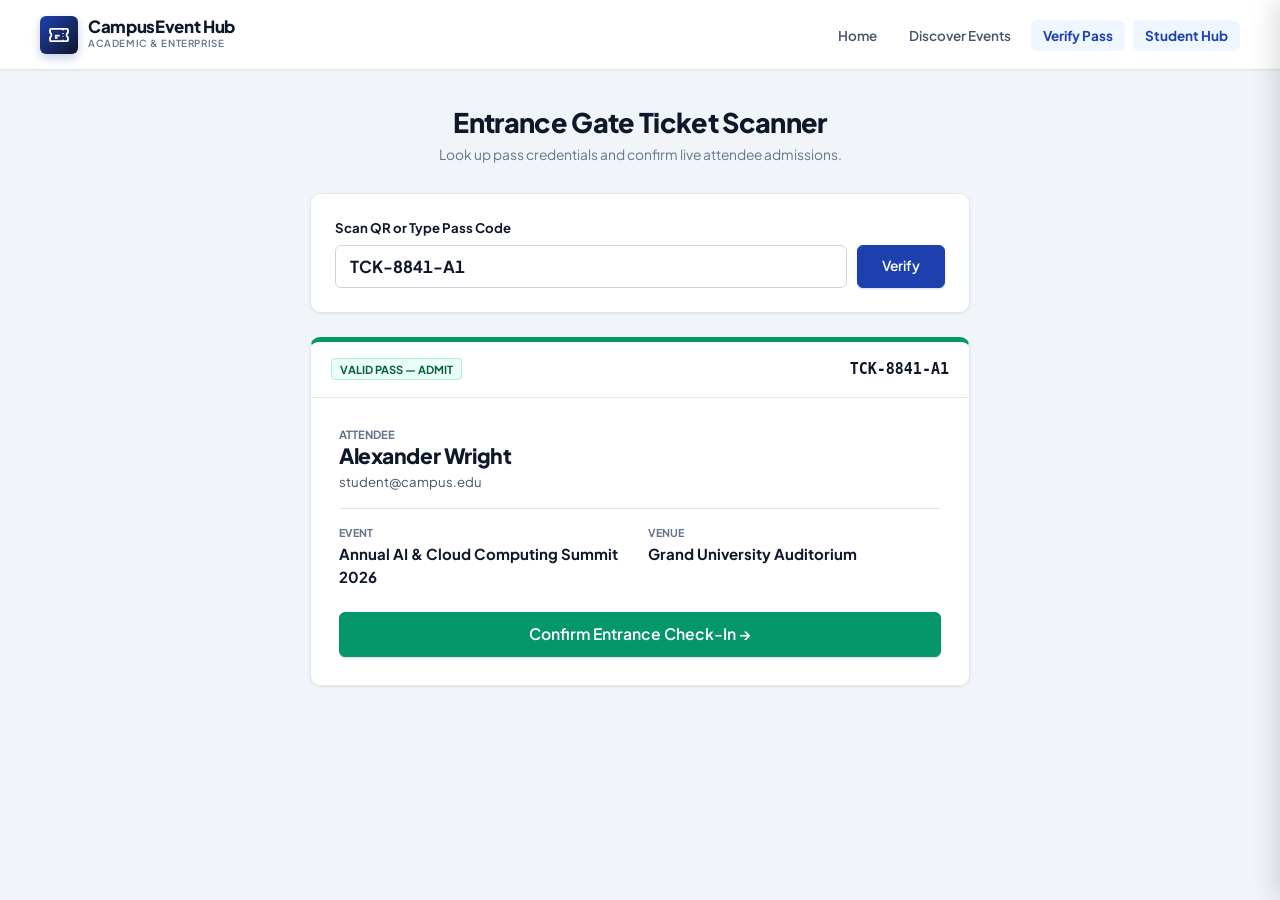
<file: html-version/verify-ticket.html>
<!DOCTYPE html>
<html lang="en">
<head>
    <meta charset="UTF-8">
    <meta name="viewport" content="width=device-width, initial-scale=1.0">
    <title>Ticket Scanner Terminal — CampusEvent Hub</title>
    <link rel="stylesheet" href="assets/css/main.css">
</head>
<body>

<header class="site-header">
    <div class="header-inner">
        <a href="index.html" class="brand-link">
            <div class="brand-logo-mark">
                <svg width="22" height="22" viewBox="0 0 24 24" fill="none" stroke="currentColor" stroke-width="2"><path d="M16.5 6v.75m0 3v.75m0 3v.75m0 3V18m-9-5.25h5.25M7.5 15h3M3.375 5.25c-.621 0-1.125.504-1.125 1.125v3.026a2.999 2.999 0 010 5.198v3.026c0 .621.504 1.125 1.125 1.125h17.25c.621 0 1.125-.504 1.125-1.125v-3.026a2.999 2.999 0 010-5.198V6.375c0-.621-.504-1.125-1.125-1.125H3.375z"/></svg>
            </div>
            <div class="brand-text">
                <span class="brand-name">CampusEvent Hub</span>
                <span class="brand-badge">Academic & Enterprise</span>
            </div>
        </a>
        <nav class="main-nav">
            <ul class="nav-list">
                <li><a href="index.html" class="nav-link">Home</a></li>
                <li><a href="events.html" class="nav-link">Events</a></li>
                <li><a href="verify-ticket.html" class="nav-link active">Ticket Verifier</a></li>
            </ul>
        </nav>
    </div>
</header>

<main class="main-content" style="background:#f1f5f9; padding:36px 0 70px 0;">
    <div class="container" style="max-width:700px;">
        
        <div style="text-align:center; margin-bottom:28px;">
            <h1 style="font-size:1.8rem; font-weight:800; margin-bottom:4px;">Entrance Gate Ticket Scanner</h1>
            <p style="color:var(--text-muted); font-size:0.92rem;">Look up pass credentials and confirm live attendee admissions.</p>
        </div>

        <div class="card" style="margin-bottom:24px;">
            <div class="card-body" style="padding:24px;">
                <form id="verifyForm">
                    <div class="form-group" style="margin-bottom:0;">
                        <label class="form-label">Scan QR or Type Pass Code</label>
                        <div style="display:flex; gap:10px; flex-wrap:wrap;">
                            <input type="text" id="scanInput" class="form-control num-tabular" placeholder="e.g. TCK-8841-A1" value="TCK-8841-A1" style="text-transform:uppercase; font-size:1.1rem; font-weight:700; flex:1; min-width:200px;" required>
                            <button type="submit" class="btn btn-primary" style="padding:0 24px; min-height:42px;">Verify</button>
                        </div>
                    </div>
                </form>
            </div>
        </div>

        <div id="verifyResult">
            <!-- Populated on search -->
        </div>

    </div>
</main>

<script src="assets/js/mock-db.js"></script>
<script>
document.addEventListener('DOMContentLoaded', () => {
    MockDB.renderHeaderNav('verify');
    const form = document.getElementById('verifyForm');
    const input = document.getElementById('scanInput');
    const resultBox = document.getElementById('verifyResult');

    function performCheck(code) {
        const bookings = MockDB.getBookings();
        let matchBooking = null;
        let matchAttendee = null;

        for (const b of bookings) {
            const att = b.attendees.find(a => a.ticket_code.toUpperCase() === code.toUpperCase());
            if (att) {
                matchBooking = b;
                matchAttendee = att;
                break;
            }
        }

        if (!matchAttendee) {
            resultBox.innerHTML = `
                <div class="alert alert-danger">
                    <div class="alert-content">No valid ticket pass found matching code <strong>${code}</strong>.</div>
                </div>
            `;
            return;
        }

        resultBox.innerHTML = `
            <div class="card" style="border-top:5px solid ${matchAttendee.is_checked_in ? '#d97706' : '#059669'};">
                <div class="card-header">
                    <span class="badge ${matchAttendee.is_checked_in ? 'badge-warning' : 'badge-success'}">
                        ${matchAttendee.is_checked_in ? 'ALREADY CHECKED IN' : 'VALID PASS — ADMIT'}
                    </span>
                    <code style="font-weight:700;">${matchAttendee.ticket_code}</code>
                </div>
                <div class="card-body" style="padding:28px;">
                    <div style="font-size:0.75rem; text-transform:uppercase; color:var(--text-muted); font-weight:700;">Attendee</div>
                    <h2 style="font-size:1.4rem; font-weight:800; color:var(--primary-900); margin-bottom:2px;">
                        ${matchAttendee.attendee_name}
                    </h2>
                    <div style="font-size:0.88rem; color:var(--text-secondary); margin-bottom:16px;">${matchAttendee.attendee_email}</div>

                    <div style="display:grid; grid-template-columns: 1fr 1fr; gap:16px; margin-bottom:24px; padding-top:16px; border-top:1px solid var(--border-subtle);">
                        <div>
                            <div style="font-size:0.72rem; text-transform:uppercase; color:var(--text-muted); font-weight:700;">Event</div>
                            <div style="font-weight:700;">${matchBooking.event_title}</div>
                        </div>
                        <div>
                            <div style="font-size:0.72rem; text-transform:uppercase; color:var(--text-muted); font-weight:700;">Venue</div>
                            <div style="font-weight:700;">${matchBooking.venue}</div>
                        </div>
                    </div>

                    ${!matchAttendee.is_checked_in ? `
                        <button type="button" class="btn btn-primary btn-lg btn-block" style="background:#059669; border-color:#059669;" id="checkinBtn">
                            Confirm Entrance Check-In &rarr;
                        </button>
                    ` : `
                        <div style="background:#fffbeb; border:1px solid #fde68a; border-radius:var(--radius-sm); padding:12px; text-align:center; font-size:0.85rem; color:#92400e;">
                            Attendee was admitted on <strong>${matchAttendee.checked_in_at || 'Today'}</strong>
                        </div>
                    `}
                </div>
            </div>
        `;

        const checkinBtn = document.getElementById('checkinBtn');
        if (checkinBtn) {
            checkinBtn.addEventListener('click', () => {
                matchAttendee.is_checked_in = 1;
                matchAttendee.checked_in_at = new Date().toLocaleTimeString([], { hour: '2-digit', minute: '2-digit' });
                localStorage.setItem('ceh_bookings', JSON.stringify(bookings));
                performCheck(code);
            });
        }
    }

    form.addEventListener('submit', (e) => {
        e.preventDefault();
        performCheck(input.value.trim());
    });

    performCheck('TCK-8841-A1');
});
</script>
</body>
</html>
</file>
<file: html-version/assets/css/main.css>
/* =====================================================================
   CampusEvent Hub — Enterprise Design System (main.css)
   ===================================================================== */

@import url('https://fonts.googleapis.com/css2?family=Plus+Jakarta+Sans:wght@400;500;600;700;800&family=Inter:wght@400;500;600;700&display=swap');

:root {
  --bg-app: #f8fafc;
  --bg-surface: #ffffff;
  --bg-subtle: #f1f5f9;
  --bg-hover: #e2e8f0;
  --bg-dark: #0f172a;
  
  --primary-900: #0f172a;
  --primary-800: #1e293b;
  --primary-700: #334155;
  --primary: #1e40af;
  --primary-hover: #1d4ed8;
  --primary-subtle: #eff6ff;
  
  --accent: #d97706;
  --accent-hover: #b45309;
  --accent-subtle: #fef3c7;
  
  --text-primary: #0f172a;
  --text-secondary: #475569;
  --text-muted: #64748b;
  --text-inverse: #ffffff;
  
  --border-subtle: #e2e8f0;
  --border-strong: #cbd5e1;
  --border-focus: #1e40af;
  --radius-xs: 4px;
  --radius-sm: 6px;
  --radius-md: 10px;
  --radius-lg: 14px;
  --radius-full: 9999px;
  
  --shadow-xs: 0 1px 2px 0 rgba(15, 23, 42, 0.04);
  --shadow-sm: 0 1px 3px 0 rgba(15, 23, 42, 0.06), 0 1px 2px -1px rgba(15, 23, 42, 0.06);
  --shadow-md: 0 4px 6px -1px rgba(15, 23, 42, 0.08), 0 2px 4px -2px rgba(15, 23, 42, 0.05);
  --shadow-lg: 0 10px 15px -3px rgba(15, 23, 42, 0.08), 0 4px 6px -4px rgba(15, 23, 42, 0.04);
  --shadow-xl: 0 20px 25px -5px rgba(15, 23, 42, 0.1), 0 8px 10px -6px rgba(15, 23, 42, 0.04);
  
  --success-text: #065f46;
  --success-bg: #ecfdf5;
  --success-border: #a7f3d0;
  
  --warning-text: #92400e;
  --warning-bg: #fffbeb;
  --warning-border: #fde68a;
  
  --danger-text: #991b1b;
  --danger-bg: #fef2f2;
  --danger-border: #fecaca;
  
  --info-text: #1e40af;
  --info-bg: #eff6ff;
  --info-border: #bfdbfe;
  
  --header-height: 70px;
  --sidebar-width: 265px;
  --container-max: 1240px;
  
  --font-sans: 'Plus Jakarta Sans', 'Inter', -apple-system, BlinkMacSystemFont, "Segoe UI", Roboto, sans-serif;
  --font-mono: ui-monospace, SFMono-Regular, Menlo, Monaco, Consolas, monospace;
}

*, *::before, *::after { box-sizing: border-box; margin: 0; padding: 0; }

html {
  font-family: var(--font-sans);
  font-size: 15px;
  line-height: 1.55;
  color: var(--text-primary);
  background-color: var(--bg-app);
  -webkit-font-smoothing: antialiased;
  -webkit-text-size-adjust: 100%;
}

body { min-height: 100vh; display: flex; flex-direction: column; overflow-x: hidden; }
h1, h2, h3, h4, h5, h6 { color: var(--text-primary); font-weight: 700; line-height: 1.25; font-family: var(--font-sans); }
h1 { font-size: clamp(1.6rem, 2.5vw + 0.8rem, 2.15rem); letter-spacing: -0.025em; }
h2 { font-size: clamp(1.3rem, 2vw + 0.6rem, 1.65rem); letter-spacing: -0.02em; }
h3 { font-size: clamp(1.1rem, 1.5vw + 0.5rem, 1.25rem); letter-spacing: -0.015em; }
h4 { font-size: 1.05rem; }
p { color: var(--text-secondary); margin-bottom: 0.85rem; }
a { color: var(--primary); text-decoration: none; transition: all 0.15s ease; }
a:hover { color: var(--primary-hover); }
img, svg { max-width: 100%; height: auto; }

.icon { display: inline-block; vertical-align: -0.15em; flex-shrink: 0; }
.num-tabular, .badge, .table td.td-price { font-variant-numeric: tabular-nums; }

.container { width: 100%; max-width: var(--container-max); margin: 0 auto; padding: 0 20px; }
.main-content { flex: 1 0 auto; padding: 32px 0 60px 0; }

/* =====================================================================
   Site Header & Navigation (Responsive)
   ===================================================================== */
.site-header {
  height: var(--header-height);
  background: rgba(255, 255, 255, 0.96);
  backdrop-filter: blur(10px);
  border-bottom: 1px solid var(--border-subtle);
  position: sticky;
  top: 0;
  z-index: 1000;
  box-shadow: 0 1px 3px 0 rgba(15, 23, 42, 0.05);
}

.header-inner {
  max-width: var(--container-max);
  height: 100%;
  margin: 0 auto;
  padding: 0 20px;
  display: flex;
  align-items: center;
  justify-content: space-between;
  gap: 16px;
}

.brand-link { display: flex; align-items: center; gap: 10px; color: var(--text-primary); text-decoration: none; flex-shrink: 0; }
.brand-logo-mark {
  width: 38px; height: 38px; background: linear-gradient(135deg, #1e40af 0%, #0f172a 100%); color: #fff;
  border-radius: var(--radius-sm); display: flex; align-items: center; justify-content: center;
  box-shadow: 0 4px 10px rgba(30, 64, 175, 0.25); flex-shrink: 0;
}
.brand-name { font-size: 1.12rem; font-weight: 800; letter-spacing: -0.02em; display: block; line-height: 1.1; }
.brand-badge { font-size: 0.65rem; text-transform: uppercase; letter-spacing: 0.06em; color: var(--text-muted); font-weight: 600; display: block; }

.main-nav { display: flex; align-items: center; }
.main-nav .nav-list { display: flex; align-items: center; gap: 8px; list-style: none; }
.nav-link { color: var(--text-secondary); font-weight: 600; font-size: 0.9rem; padding: 7px 12px; border-radius: var(--radius-sm); transition: all 0.15s ease; white-space: nowrap; }
.nav-link:hover { color: var(--primary); background: var(--bg-subtle); }
.nav-link.active { color: var(--primary); font-weight: 700; background: var(--primary-subtle); }
.nav-link-portal { background: var(--primary-subtle); color: var(--primary); font-weight: 700; }

.header-actions { display: flex; align-items: center; gap: 10px; flex-shrink: 0; }

/* Mobile Menu Toggle Button */
.mobile-nav-toggle {
  display: none;
  background: transparent;
  border: 1px solid var(--border-subtle);
  border-radius: var(--radius-sm);
  padding: 8px 10px;
  cursor: pointer;
  color: var(--text-primary);
  align-items: center;
  justify-content: center;
  transition: all 0.15s ease;
  font-size: 1.2rem;
  line-height: 1;
}
.mobile-nav-toggle:hover {
  background: var(--bg-subtle);
  border-color: var(--border-strong);
}

/* Mobile Off-Canvas Drawer */
.mobile-nav-backdrop {
  display: none;
  position: fixed;
  top: 0; left: 0; right: 0; bottom: 0;
  background: rgba(15, 23, 42, 0.6);
  backdrop-filter: blur(4px);
  z-index: 1998;
  opacity: 0;
  transition: opacity 0.25s ease;
}
.mobile-nav-backdrop.open { display: block; opacity: 1; }

.mobile-nav-drawer {
  position: fixed;
  top: 0;
  right: 0;
  bottom: 0;
  width: min(85vw, 340px);
  background: #ffffff;
  z-index: 1999;
  box-shadow: -4px 0 25px rgba(0, 0, 0, 0.15);
  display: flex;
  flex-direction: column;
  transform: translateX(100%);
  transition: transform 0.25s cubic-bezier(0.16, 1, 0.3, 1);
  overflow-y: auto;
}
.mobile-nav-drawer.open { transform: translateX(0); }

.mobile-nav-header {
  padding: 18px 20px;
  border-bottom: 1px solid var(--border-subtle);
  display: flex;
  align-items: center;
  justify-content: space-between;
  background: #f8fafc;
}
.mobile-nav-close {
  background: none;
  border: none;
  font-size: 1.4rem;
  color: var(--text-secondary);
  cursor: pointer;
  padding: 4px 8px;
  border-radius: var(--radius-xs);
}
.mobile-nav-close:hover { background: var(--bg-hover); color: var(--text-primary); }

.mobile-nav-body { padding: 16px 14px; flex: 1; }
.mobile-nav-menu { list-style: none; display: flex; flex-direction: column; gap: 6px; }
.mobile-nav-link {
  display: flex;
  align-items: center;
  gap: 12px;
  padding: 12px 16px;
  color: var(--text-primary);
  font-weight: 600;
  font-size: 0.95rem;
  border-radius: var(--radius-sm);
  text-decoration: none;
  transition: all 0.15s ease;
}
.mobile-nav-link:hover, .mobile-nav-link.active {
  background: var(--primary-subtle);
  color: var(--primary);
}
.mobile-nav-footer {
  padding: 18px 20px;
  border-top: 1px solid var(--border-subtle);
  background: #f8fafc;
  display: flex;
  flex-direction: column;
  gap: 10px;
}

/* =====================================================================
   Buttons
   ===================================================================== */
.btn {
  display: inline-flex; align-items: center; justify-content: center; gap: 8px; font-family: inherit; font-size: 0.92rem;
  font-weight: 600; padding: 9px 18px; border-radius: var(--radius-sm); border: 1px solid transparent;
  cursor: pointer; text-decoration: none; transition: all 0.15s ease; line-height: 1.2; text-align: center;
  white-space: nowrap;
}
.btn-primary { background: var(--primary); color: #ffffff; border-color: var(--primary); box-shadow: 0 1px 2px rgba(30,64,175,0.2); }
.btn-primary:hover { background: var(--primary-hover); border-color: var(--primary-hover); color: #fff; transform: translateY(-1px); box-shadow: 0 4px 12px rgba(30,64,175,0.25); }
.btn-secondary { background: var(--bg-dark); color: #ffffff; }
.btn-secondary:hover { background: #1e293b; color: #ffffff; }
.btn-accent { background: var(--accent); color: #ffffff; }
.btn-outline-primary { background: transparent; color: var(--primary); border-color: var(--primary); }
.btn-outline-primary:hover { background: var(--primary-subtle); color: var(--primary-hover); }
.btn-outline-secondary { background: #ffffff; color: var(--text-secondary); border-color: var(--border-strong); }
.btn-outline-secondary:hover { background: var(--bg-subtle); color: var(--text-primary); border-color: #94a3b8; }
.btn-outline-danger { background: transparent; color: var(--danger-text); border-color: var(--danger-border); }
.btn-outline-danger:hover { background: var(--danger-bg); color: #7f1d1d; border-color: #fca5a5; }
.btn-danger { background: #dc2626; color: #ffffff; border-color: #dc2626; }
.btn-danger:hover { background: #b91c1c; color: #ffffff; }
.btn-sm { padding: 6px 12px; font-size: 0.84rem; }
.btn-lg { padding: 12px 24px; font-size: 1.05rem; }
.btn-block { display: flex; width: 100%; justify-content: center; }

/* Badges */
.badge { display: inline-flex; align-items: center; gap: 4px; padding: 3px 8px; font-size: 0.74rem; font-weight: 700; border-radius: var(--radius-xs); line-height: 1.3; white-space: nowrap; }
.badge-success { background: var(--success-bg); color: var(--success-text); border: 1px solid var(--success-border); }
.badge-warning { background: var(--warning-bg); color: var(--warning-text); border: 1px solid var(--warning-border); }
.badge-danger  { background: var(--danger-bg);  color: var(--danger-text);  border: 1px solid var(--danger-border); }
.badge-info    { background: var(--info-bg);    color: var(--info-text);    border: 1px solid var(--info-border); }
.badge-neutral { background: var(--bg-subtle);  color: var(--text-secondary); border: 1px solid var(--border-subtle); }
.badge-primary { background: var(--primary-subtle); color: var(--primary); border: 1px solid #bfdbfe; }
.badge-secondary { background: #334155; color: #ffffff; }
.badge-amber { background: #fef3c7; color: #92400e; border: 1px solid #fde68a; }

/* Cards & Tables */
.card { background: var(--bg-surface); border: 1px solid var(--border-subtle); border-radius: var(--radius-md); box-shadow: var(--shadow-sm); overflow: hidden; }
.card-header { padding: 16px 20px; border-bottom: 1px solid var(--border-subtle); display: flex; align-items: center; justify-content: space-between; gap: 12px; flex-wrap: wrap; }
.card-title { font-size: 1.12rem; font-weight: 800; margin: 0; color: var(--text-primary); }
.card-body { padding: 20px; }
.card-footer { padding: 14px 20px; border-top: 1px solid var(--border-subtle); background: var(--bg-subtle); }

.table-responsive {
  width: 100%;
  overflow-x: auto;
  -webkit-overflow-scrolling: touch;
  border: 1px solid var(--border-subtle);
  border-radius: var(--radius-sm);
  background: var(--bg-surface);
  position: relative;
  margin-bottom: 16px;
}
.table { width: 100%; border-collapse: collapse; text-align: left; font-size: 0.9rem; min-width: 600px; }
.table th { background: #f8fafc; padding: 12px 16px; font-weight: 700; color: #475569; border-bottom: 1px solid var(--border-subtle); white-space: nowrap; font-size: 0.8rem; text-transform: uppercase; letter-spacing: 0.04em; }
.table td { padding: 12px 16px; border-bottom: 1px solid var(--border-subtle); color: var(--text-primary); vertical-align: middle; }
.table tr:hover td { background: #f8fafc; }
.table-actions { display: flex; align-items: center; gap: 6px; flex-wrap: wrap; }

/* Forms */
.form-group { margin-bottom: 18px; }
.form-label { display: block; font-size: 0.88rem; font-weight: 700; color: var(--text-primary); margin-bottom: 6px; }
.form-label-required::after { content: " *"; color: #dc2626; }
.form-control, .form-select, .form-textarea {
  width: 100%; padding: 10px 14px; font-family: inherit; font-size: 0.92rem; color: var(--text-primary);
  background: var(--bg-surface); border: 1px solid var(--border-strong); border-radius: var(--radius-sm);
  transition: all 0.15s ease;
}
.form-control:focus, .form-select:focus, .form-textarea:focus { outline: none; border-color: var(--border-focus); box-shadow: 0 0 0 3px rgba(30, 64, 175, 0.15); }
.form-textarea { min-height: 100px; resize: vertical; }
.form-row { display: grid; grid-template-columns: repeat(auto-fit, minmax(220px, 1fr)); gap: 16px; }

/* Alerts */
.alert { display: flex; align-items: center; justify-content: space-between; padding: 14px 18px; border-radius: var(--radius-md); margin-bottom: 14px; font-size: 0.92rem; gap: 12px; }
.alert-success { background: var(--success-bg); color: var(--success-text); border: 1px solid var(--success-border); }
.alert-warning { background: var(--warning-bg); color: var(--warning-text); border: 1px solid var(--warning-border); }
.alert-danger  { background: var(--danger-bg);  color: var(--danger-text);  border: 1px solid var(--danger-border); }

/* Capacity Progress Bars */
.capacity-progress {
  width: 100%; height: 6px; background: #e2e8f0; border-radius: 999px; overflow: hidden; position: relative;
}
.capacity-fill {
  height: 100%; background: #22c55e; border-radius: 999px; transition: width 0.3s ease;
}
.capacity-fill.fill-warning { background: #f59e0b; }
.capacity-fill.fill-danger { background: #ef4444; }
.capacity-labels { display: flex; justify-content: space-between; font-size: 0.76rem; color: var(--text-muted); }

/* Split grids */
.split-2col, .checkout-grid, .details-grid {
  display: grid;
  grid-template-columns: 1.6fr 1fr;
  gap: 28px;
  align-items: start;
}

/* Modal Dialogs */
.modal-backdrop {
  display: none;
  position: fixed;
  top: 0; left: 0; right: 0; bottom: 0;
  background: rgba(15, 23, 42, 0.65);
  backdrop-filter: blur(4px);
  z-index: 2000;
  align-items: center;
  justify-content: center;
  padding: 16px;
}
.modal-backdrop.open { display: flex; }
.modal-box {
  background: #ffffff;
  border-radius: 12px;
  width: 100%;
  max-width: 620px;
  max-height: 90vh;
  overflow-y: auto;
  box-shadow: 0 25px 50px -12px rgba(0,0,0,0.3);
  border: 1px solid #e2e8f0;
  animation: modalSlide 0.2s cubic-bezier(0.16, 1, 0.3, 1);
}
@keyframes modalSlide {
  from { opacity: 0; transform: scale(0.96) translateY(8px); }
  to { opacity: 1; transform: scale(1) translateY(0); }
}

/* Footer */
.site-footer { background: var(--bg-dark); color: #94a3b8; padding: 48px 0 24px 0; margin-top: auto; border-top: 1px solid #1e293b; }
.footer-grid { display: grid; grid-template-columns: 2fr 1fr 1fr 1.2fr; gap: 32px; margin-bottom: 36px; }
.footer-heading { font-size: 0.9rem; font-weight: 700; color: #ffffff; margin-bottom: 14px; text-transform: uppercase; letter-spacing: 0.05em; }
.footer-links { list-style: none; }
.footer-links li { margin-bottom: 8px; }
.footer-links a { color: #94a3b8; font-size: 0.88rem; }
.footer-links a:hover { color: #ffffff; }
.footer-bottom { display: flex; align-items: center; justify-content: space-between; padding-top: 20px; border-top: 1px solid #1e293b; font-size: 0.82rem; flex-wrap: wrap; gap: 12px; }
.tech-badge { display: inline-block; padding: 3px 8px; background: #1e293b; color: #cbd5e1; border-radius: var(--radius-xs); font-size: 0.72rem; margin-left: 6px; }

.empty-state { text-align: center; padding: 40px 20px; background: var(--bg-surface); border: 1px dashed var(--border-strong); border-radius: var(--radius-md); }
.empty-state-title { font-size: 1.12rem; font-weight: 700; margin-bottom: 6px; color: var(--text-primary); }
.empty-state-text { font-size: 0.88rem; color: var(--text-secondary); max-width: 420px; margin: 0 auto 18px auto; }

/* =====================================================================
   Responsive Media Queries
   ===================================================================== */
@media (max-width: 992px) {
  .footer-grid { grid-template-columns: 1fr 1fr; gap: 28px; }
  .split-2col, .checkout-grid, .details-grid { grid-template-columns: 1fr; gap: 20px; }
}

@media (max-width: 768px) {
  .main-nav { display: none; }
  .mobile-nav-toggle { display: inline-flex; }
  .header-actions .btn { font-size: 0.8rem; padding: 6px 10px; }
  .header-actions .user-profile-widget { display: none; }
  
  .container { padding: 0 16px; }
  .main-content { padding: 20px 0 40px 0; }
  
  .card-header { padding: 14px 16px; }
  .card-body { padding: 16px; }
  .card-footer { padding: 12px 16px; }
  
  .footer-grid { grid-template-columns: 1fr; gap: 24px; }
  .footer-bottom { flex-direction: column; text-align: center; justify-content: center; }
  
  .form-row { grid-template-columns: 1fr; gap: 12px; }
  
  .step-indicator-bar { flex-direction: column; align-items: flex-start !important; gap: 8px !important; }
  .step-arrow { display: none !important; }
}

@media (max-width: 480px) {
  .brand-text .brand-badge { display: none; }
  .brand-name { font-size: 1rem; }
  .btn-group-responsive { display: flex; flex-direction: column; width: 100%; gap: 8px; }
  .btn-group-responsive .btn { width: 100%; justify-content: center; }
  .modal-box { border-radius: 8px; max-width: 95vw; }
  .modal-box > div, .modal-box > form { padding: 16px 14px !important; }
  .modal-backdrop { padding: 8px; }
}
</file>
<file: html-version/assets/css/landing.css>
/* =====================================================================
   CampusEvent Hub — Landing Page Stylesheet (landing.css)
   ===================================================================== */

.hero-section {
  background: linear-gradient(135deg, #0f172a 0%, #1e293b 100%);
  color: #ffffff;
  padding: 60px 0 68px 0;
  border-bottom: 3px solid var(--primary);
  position: relative;
  overflow: hidden;
}

.hero-inner {
  display: grid;
  grid-template-columns: 1.2fr 0.8fr;
  gap: 40px;
  align-items: center;
}

.hero-kicker {
  display: inline-flex;
  align-items: center;
  gap: 8px;
  background: rgba(30, 64, 175, 0.4);
  border: 1px solid rgba(147, 197, 253, 0.25);
  color: #93c5fd;
  font-size: 0.76rem;
  font-weight: 700;
  letter-spacing: 0.06em;
  text-transform: uppercase;
  padding: 5px 12px;
  border-radius: var(--radius-full);
  margin-bottom: 18px;
}

.hero-title {
  font-size: clamp(1.85rem, 3.8vw + 1rem, 2.7rem);
  font-weight: 800;
  line-height: 1.15;
  letter-spacing: -0.03em;
  color: #ffffff;
  margin-bottom: 16px;
}

.hero-highlight { color: #60a5fa; }

.hero-description {
  font-size: clamp(0.95rem, 1.2vw + 0.6rem, 1.05rem);
  color: #cbd5e1;
  line-height: 1.6;
  margin-bottom: 24px;
  max-width: 540px;
}

.hero-actions { display: flex; align-items: center; gap: 12px; flex-wrap: wrap; }

.hero-stats-panel {
  background: rgba(15, 23, 42, 0.6);
  border: 1px solid rgba(255, 255, 255, 0.1);
  border-radius: var(--radius-lg);
  padding: 22px;
  backdrop-filter: blur(8px);
}

.hero-panel-title {
  font-size: 0.92rem;
  font-weight: 700;
  color: #e2e8f0;
  margin-bottom: 14px;
  text-transform: uppercase;
  letter-spacing: 0.04em;
  border-bottom: 1px solid rgba(255, 255, 255, 0.1);
  padding-bottom: 10px;
}

.hero-quick-event-item {
  display: flex;
  gap: 12px;
  padding: 10px 0;
  border-bottom: 1px solid rgba(255, 255, 255, 0.06);
  color: #ffffff;
}

.hero-quick-event-item:last-child { border-bottom: none; }

.hero-event-date-badge {
  background: var(--primary);
  color: #ffffff;
  padding: 6px 10px;
  border-radius: var(--radius-sm);
  text-align: center;
  min-width: 46px;
  height: fit-content;
  flex-shrink: 0;
}

.hero-event-date-month { font-size: 0.65rem; text-transform: uppercase; font-weight: 700; display: block; }
.hero-event-date-day { font-size: 1.1rem; font-weight: 800; line-height: 1; }

.hero-quick-event-details { flex: 1; min-width: 0; }
.hero-quick-event-details h5 { font-size: 0.9rem; margin-bottom: 3px; color: #ffffff; white-space: nowrap; overflow: hidden; text-overflow: ellipsis; }
.hero-quick-event-details h5 a { color: #ffffff; }
.hero-quick-event-details h5 a:hover { color: #93c5fd; }
.hero-quick-event-meta { font-size: 0.76rem; color: #94a3b8; }

.section-header-wrap {
  display: flex;
  align-items: flex-end;
  justify-content: space-between;
  margin-bottom: 28px;
  border-bottom: 2px solid var(--border-subtle);
  padding-bottom: 12px;
  gap: 16px;
  flex-wrap: wrap;
}

.section-title { font-size: clamp(1.35rem, 2.5vw + 0.6rem, 1.65rem); font-weight: 800; color: var(--text-primary); margin-bottom: 4px; }
.section-subtitle { font-size: 0.9rem; color: var(--text-muted); margin: 0; }

.category-grid {
  display: grid;
  grid-template-columns: repeat(auto-fill, minmax(min(100%, 180px), 1fr));
  gap: 16px;
  margin-bottom: 48px;
}

.category-card {
  background: var(--bg-surface);
  border: 1px solid var(--border-subtle);
  border-radius: var(--radius-md);
  padding: 18px;
  text-decoration: none;
  transition: all 0.2s ease;
  display: flex;
  flex-direction: column;
}

.category-card:hover { border-color: var(--primary); box-shadow: var(--shadow-md); transform: translateY(-2px); }

.category-icon-box {
  width: 40px; height: 40px; background: var(--primary-subtle); color: var(--primary);
  border-radius: var(--radius-sm); display: flex; align-items: center; justify-content: center; margin-bottom: 12px;
}

.category-name { font-size: 0.95rem; font-weight: 700; color: var(--text-primary); margin-bottom: 4px; }
.category-count { font-size: 0.78rem; color: var(--text-muted); }

.events-grid {
  display: grid;
  grid-template-columns: repeat(auto-fill, minmax(min(100%, 300px), 1fr));
  gap: 22px;
  margin-bottom: 48px;
}

.event-card {
  background: var(--bg-surface);
  border: 1px solid var(--border-subtle);
  border-radius: var(--radius-md);
  overflow: hidden;
  box-shadow: var(--shadow-sm);
  display: flex;
  flex-direction: column;
  transition: all 0.2s ease;
}

.event-card:hover { border-color: var(--border-strong); box-shadow: var(--shadow-lg); transform: translateY(-3px); }

.event-card-banner {
  height: 170px; background: #1e293b; position: relative; overflow: hidden; display: flex; align-items: center; justify-content: center;
}

.event-category-badge {
  position: absolute; top: 12px; left: 12px; background: rgba(15, 23, 42, 0.85); color: #fff;
  padding: 4px 9px; border-radius: var(--radius-xs); font-size: 0.72rem; font-weight: 600;
}

.event-price-tag {
  position: absolute; bottom: 12px; right: 12px; background: #fff; color: var(--primary-900);
  padding: 4px 10px; border-radius: var(--radius-xs); font-size: 0.85rem; font-weight: 800;
}

.event-card-body { padding: 18px; display: flex; flex-direction: column; flex: 1; }
.event-card-title { font-size: 1.1rem; font-weight: 700; line-height: 1.35; margin-bottom: 8px; }
.event-card-desc { font-size: 0.86rem; color: var(--text-secondary); line-height: 1.5; margin-bottom: 14px; flex: 1; }

.event-meta-list { list-style: none; border-top: 1px solid var(--border-subtle); padding-top: 10px; margin-bottom: 14px; }
.event-meta-item { display: flex; align-items: center; gap: 8px; font-size: 0.8rem; color: var(--text-secondary); margin-bottom: 6px; }

.event-capacity-bar-wrap { margin-bottom: 14px; }
.capacity-labels { display: flex; justify-content: space-between; font-size: 0.74rem; color: var(--text-muted); margin-bottom: 4px; }
.capacity-progress { height: 6px; background: var(--bg-hover); border-radius: var(--radius-full); overflow: hidden; }
.capacity-fill { height: 100%; background: var(--primary); border-radius: var(--radius-full); }
.capacity-fill.fill-warning { background: var(--accent); }
.capacity-fill.fill-danger  { background: var(--danger-text); }
.event-card-footer { display: flex; align-items: center; justify-content: space-between; padding-top: 12px; border-top: 1px solid var(--border-subtle); gap: 8px; }

.workflow-section { background: var(--bg-surface); border-top: 1px solid var(--border-subtle); border-bottom: 1px solid var(--border-subtle); padding: 50px 0; margin-bottom: 48px; }
.workflow-grid { display: grid; grid-template-columns: repeat(3, 1fr); gap: 24px; }
.workflow-card { background: var(--bg-app); border: 1px solid var(--border-subtle); border-radius: var(--radius-md); padding: 26px 20px; position: relative; }
.workflow-step-num { position: absolute; top: -14px; left: 20px; width: 30px; height: 30px; background: var(--primary-900); color: #fff; border-radius: var(--radius-full); display: flex; align-items: center; justify-content: center; font-weight: 800; font-size: 0.85rem; }
.workflow-card-title { font-size: 1.05rem; font-weight: 700; margin-top: 6px; margin-bottom: 6px; }
.workflow-card-text { font-size: 0.86rem; color: var(--text-secondary); line-height: 1.55; }

.stats-strip { background: #0f172a; color: #ffffff; padding: 40px 20px; border-radius: var(--radius-lg); margin-bottom: 48px; }
.stats-grid { display: grid; grid-template-columns: repeat(4, 1fr); gap: 20px; text-align: center; }
.stat-metric-num { font-size: clamp(1.8rem, 3vw + 0.5rem, 2.4rem); font-weight: 800; color: #60a5fa; line-height: 1; margin-bottom: 6px; }
.stat-metric-label { font-size: 0.8rem; color: #94a3b8; font-weight: 600; text-transform: uppercase; }

.cta-banner { background: #1e293b; color: #ffffff; border-radius: var(--radius-lg); padding: 40px 24px; text-align: center; margin-bottom: 48px; border: 1px solid #334155; }
.cta-banner h2 { color: #ffffff; font-size: clamp(1.5rem, 2.5vw + 0.8rem, 2rem); margin-bottom: 10px; }
.cta-banner p { color: #cbd5e1; font-size: 1rem; max-width: 580px; margin: 0 auto 20px auto; }

/* Filter Toolbar */
.filter-toolbar {
  background: var(--bg-surface);
  border: 1px solid var(--border-subtle);
  border-radius: var(--radius-md);
  padding: 14px 18px;
  margin-bottom: 24px;
  display: flex;
  align-items: center;
  justify-content: space-between;
  gap: 14px;
  flex-wrap: wrap;
}
.filter-group-left { display: flex; align-items: center; gap: 10px; flex: 1; flex-wrap: wrap; }
.search-input-wrapper { position: relative; min-width: 240px; flex: 1; }
.search-input-icon { position: absolute; left: 10px; top: 50%; transform: translateY(-50%); color: var(--text-muted); }
.search-input-field { padding-left: 34px; }

/* =====================================================================
   Landing Responsive Breakpoints
   ===================================================================== */
@media (max-width: 992px) {
  .hero-inner { grid-template-columns: 1fr; gap: 28px; }
  .stats-grid { grid-template-columns: repeat(2, 1fr); gap: 24px; }
}

@media (max-width: 768px) {
  .hero-section { padding: 40px 0 48px 0; }
  .workflow-grid { grid-template-columns: 1fr; gap: 24px; }
  .category-grid { grid-template-columns: repeat(2, 1fr); gap: 12px; }
  .category-card { padding: 14px; }
  .filter-toolbar { flex-direction: column; align-items: stretch; }
  .filter-group-left { flex-direction: column; align-items: stretch; width: 100%; }
  .search-input-wrapper { min-width: 100%; width: 100%; }
  .filter-group-left > div { width: 100%; min-width: 100% !important; }
}

@media (max-width: 480px) {
  .hero-actions { flex-direction: column; width: 100%; }
  .hero-actions .btn { width: 100%; justify-content: center; }
  .category-grid { grid-template-columns: 1fr 1fr; gap: 10px; }
  .category-icon-box { width: 34px; height: 34px; margin-bottom: 8px; }
  .category-name { font-size: 0.88rem; }
  .stats-grid { grid-template-columns: 1fr; gap: 18px; }
  .cta-banner { padding: 28px 16px; }
}
</file>
<file: html-version/assets/css/dashboard.css>
/* =====================================================================
   CampusEvent Hub — Dashboard & Portal Layouts (dashboard.css)
   ===================================================================== */

.dashboard-layout {
  display: flex;
  min-height: calc(100vh - var(--header-height));
  background: var(--bg-app);
  position: relative;
}

/* Sidebar Styling */
.dashboard-sidebar {
  width: var(--sidebar-width);
  background: var(--bg-surface);
  border-right: 1px solid var(--border-subtle);
  display: flex;
  flex-direction: column;
  flex-shrink: 0;
  transition: transform 0.25s cubic-bezier(0.16, 1, 0.3, 1);
}

.sidebar-brand-badge {
  padding: 18px 20px;
  border-bottom: 1px solid var(--border-subtle);
  background: #f8fafc;
}

.sidebar-role-tag {
  display: inline-block;
  font-size: 0.68rem;
  font-weight: 800;
  letter-spacing: 0.06em;
  padding: 3px 8px;
  border-radius: var(--radius-xs);
  margin-bottom: 8px;
}

.role-tag-admin { background: #fee2e2; color: #991b1b; }
.role-tag-coordinator { background: #fef3c7; color: #92400e; }
.role-tag-student { background: #dbeafe; color: #1e40af; }

.sidebar-user-summary { display: flex; flex-direction: column; }
.user-greeting { font-size: 0.72rem; color: var(--text-muted); text-transform: uppercase; }
.user-name-full { font-size: 0.95rem; font-weight: 700; color: var(--text-primary); }
.user-dept-sub { font-size: 0.78rem; color: var(--text-muted); }

.sidebar-nav { padding: 16px 12px; overflow-y: auto; flex: 1; }
.nav-section-label { font-size: 0.7rem; font-weight: 700; color: var(--text-muted); text-transform: uppercase; letter-spacing: 0.05em; padding: 12px 10px 6px 10px; }
.sidebar-menu { list-style: none; margin-bottom: 10px; }
.sidebar-link {
  display: flex; align-items: center; gap: 10px; padding: 9px 12px; color: var(--text-secondary);
  font-size: 0.9rem; font-weight: 500; border-radius: var(--radius-sm); transition: all 0.12s ease; text-decoration: none;
}
.sidebar-link:hover { background: var(--bg-subtle); color: var(--primary); }
.sidebar-link.active { background: var(--primary-subtle); color: var(--primary); font-weight: 600; }
.sb-icon { color: inherit; }

/* Dashboard Mobile Bar */
.dashboard-mobile-bar {
  display: none;
  background: #ffffff;
  border-bottom: 1px solid var(--border-subtle);
  padding: 10px 16px;
  align-items: center;
  justify-content: space-between;
  position: sticky;
  top: var(--header-height);
  z-index: 99;
}
.dashboard-mobile-bar-btn {
  display: inline-flex;
  align-items: center;
  gap: 8px;
  background: var(--bg-subtle);
  border: 1px solid var(--border-strong);
  border-radius: var(--radius-sm);
  padding: 6px 12px;
  font-size: 0.85rem;
  font-weight: 700;
  color: var(--text-primary);
  cursor: pointer;
}
.dashboard-sidebar-backdrop {
  display: none;
  position: fixed;
  top: 0; left: 0; right: 0; bottom: 0;
  background: rgba(15, 23, 42, 0.6);
  backdrop-filter: blur(3px);
  z-index: 2004;
}
.dashboard-sidebar-backdrop.open { display: block; }
.sidebar-close-btn {
  display: none;
  background: none;
  border: none;
  font-size: 1.3rem;
  color: var(--text-secondary);
  cursor: pointer;
  padding: 4px;
}

/* Workspace Layout */
.dashboard-workspace {
  flex: 1;
  padding: 28px 36px 60px 36px;
  max-width: 1400px;
  width: 100%;
  min-width: 0; /* Prevents overflow in flex child */
}

.dashboard-page-header {
  display: flex; align-items: flex-end; justify-content: space-between; margin-bottom: 24px; gap: 16px; flex-wrap: wrap;
}
.dashboard-header-title h1 { font-size: clamp(1.4rem, 2.5vw + 0.6rem, 1.75rem); font-weight: 800; margin-bottom: 4px; }
.dashboard-header-title p { color: var(--text-muted); font-size: 0.9rem; margin: 0; }
.dashboard-header-actions { display: flex; align-items: center; gap: 10px; flex-wrap: wrap; }

/* Metrics Grid */
.metrics-grid {
  display: grid;
  grid-template-columns: repeat(auto-fit, minmax(220px, 1fr));
  gap: 18px;
  margin-bottom: 28px;
}

.metric-card {
  background: var(--bg-surface);
  border: 1px solid var(--border-subtle);
  border-radius: var(--radius-md);
  padding: 18px 20px;
  box-shadow: var(--shadow-xs);
  display: flex;
  align-items: flex-start;
  justify-content: space-between;
  gap: 12px;
}

.metric-info { display: flex; flex-direction: column; min-width: 0; }
.metric-label { font-size: 0.78rem; font-weight: 600; color: var(--text-muted); text-transform: uppercase; letter-spacing: 0.04em; margin-bottom: 4px; }
.metric-value { font-size: clamp(1.5rem, 2.5vw + 0.5rem, 1.85rem); font-weight: 800; color: var(--text-primary); line-height: 1.1; margin-bottom: 4px; }
.metric-sub { font-size: 0.76rem; color: var(--text-secondary); white-space: nowrap; overflow: hidden; text-overflow: ellipsis; }

.metric-icon-box {
  width: 42px; height: 42px; border-radius: var(--radius-sm); display: flex; align-items: center; justify-content: center; flex-shrink: 0;
}
.metric-icon-blue   { background: #eff6ff; color: #1e40af; }
.metric-icon-green  { background: #ecfdf5; color: #065f46; }
.metric-icon-amber  { background: #fffbeb; color: #92400e; }
.metric-icon-purple { background: #f5f3ff; color: #6b21a8; }

/* Tab Navigation Ribbon */
.admin-nav-tabs {
  display: flex;
  gap: 6px;
  background: #f1f5f9;
  padding: 6px;
  border-radius: var(--radius-md);
  margin-bottom: 24px;
  overflow-x: auto;
  -webkit-overflow-scrolling: touch;
  scrollbar-width: none;
  border: 1px solid var(--border-subtle);
}
.admin-nav-tabs::-webkit-scrollbar { display: none; }

.admin-tab-btn {
  background: none;
  border: none;
  padding: 9px 16px;
  font-size: 0.86rem;
  font-weight: 600;
  color: #64748b;
  border-radius: var(--radius-sm);
  cursor: pointer;
  transition: all 0.15s ease;
  display: flex;
  align-items: center;
  gap: 8px;
  white-space: nowrap;
  flex-shrink: 0;
}
.admin-tab-btn:hover { color: var(--primary-900); background: rgba(255, 255, 255, 0.6); }
.admin-tab-btn.active {
  background: #ffffff;
  color: var(--primary-900);
  box-shadow: 0 1px 3px rgba(0,0,0,0.08);
  font-weight: 700;
}

.tab-content-panel { display: none; animation: fadeIn 0.2s ease-in-out; }
.tab-content-panel.active { display: block; }

@keyframes fadeIn {
  from { opacity: 0; transform: translateY(4px); }
  to { opacity: 1; transform: translateY(0); }
}

.dashboard-grid-split {
  display: grid;
  grid-template-columns: 1.3fr 0.7fr;
  gap: 22px;
  margin-bottom: 28px;
}

.chart-container { position: relative; width: 100%; height: 240px; }

/* Quick Action Pills & Filter Bars */
.quick-action-pill {
  display: inline-flex;
  align-items: center;
  gap: 6px;
  padding: 7px 12px;
  background: #ffffff;
  border: 1px solid #cbd5e1;
  border-radius: 6px;
  color: #334155;
  font-size: 0.82rem;
  font-weight: 600;
  text-decoration: none;
  transition: all 0.15s ease;
  cursor: pointer;
  white-space: nowrap;
}
.quick-action-pill:hover {
  border-color: var(--primary);
  color: var(--primary);
  background: #eff6ff;
  transform: translateY(-1px);
}

.table-filter-bar {
  background: #ffffff;
  border: 1px solid #e2e8f0;
  border-radius: 8px;
  padding: 12px 16px;
  margin-bottom: 16px;
  display: flex;
  align-items: center;
  justify-content: space-between;
  gap: 12px;
  flex-wrap: wrap;
}
.table-filter-inputs {
  display: flex;
  align-items: center;
  gap: 10px;
  flex: 1;
  flex-wrap: wrap;
}

.badge-suspended { background: #fee2e2; color: #991b1b; border: 1px solid #fecaca; }
.badge-active { background: #dcfce7; color: #166534; border: 1px solid #bbf7d0; }

.user-edit-btn {
  background: none;
  border: none;
  color: var(--primary);
  font-size: 0.75rem;
  font-weight: 700;
  cursor: pointer;
  text-decoration: underline;
  padding: 0;
  margin-top: 4px;
  display: inline-flex;
  align-items: center;
  gap: 4px;
}
.user-edit-btn:hover { color: var(--primary-hover); }

/* =====================================================================
   Dashboard Responsive Breakpoints
   ===================================================================== */
@media (max-width: 992px) {
  .dashboard-layout { flex-direction: column; }
  .dashboard-mobile-bar { display: flex; }
  
  .dashboard-sidebar {
    position: fixed;
    top: 0;
    left: 0;
    bottom: 0;
    width: min(85vw, 300px);
    z-index: 2005;
    transform: translateX(-100%);
    box-shadow: 4px 0 25px rgba(0, 0, 0, 0.25);
  }
  .dashboard-sidebar.open { transform: translateX(0); }
  .sidebar-close-btn { display: inline-flex; }
  
  .dashboard-workspace {
    padding: 20px 20px 48px 20px;
  }
  
  .dashboard-grid-split { grid-template-columns: 1fr; }
  .metrics-grid { grid-template-columns: repeat(2, 1fr); }
}

@media (max-width: 680px) {
  .dashboard-page-header { flex-direction: column; align-items: stretch; gap: 12px; }
  .dashboard-header-actions { width: 100%; }
  .dashboard-header-actions .btn { flex: 1; justify-content: center; }
  .table-filter-bar { flex-direction: column; align-items: stretch; }
  .table-filter-inputs { flex-direction: column; align-items: stretch; }
  .table-filter-inputs > * { width: 100% !important; min-width: 100% !important; }
}

@media (max-width: 520px) {
  .dashboard-workspace { padding: 14px 12px 40px 12px; }
  .metrics-grid { grid-template-columns: 1fr; gap: 10px; }
  .metric-card { padding: 14px 16px; }
}
</file>
